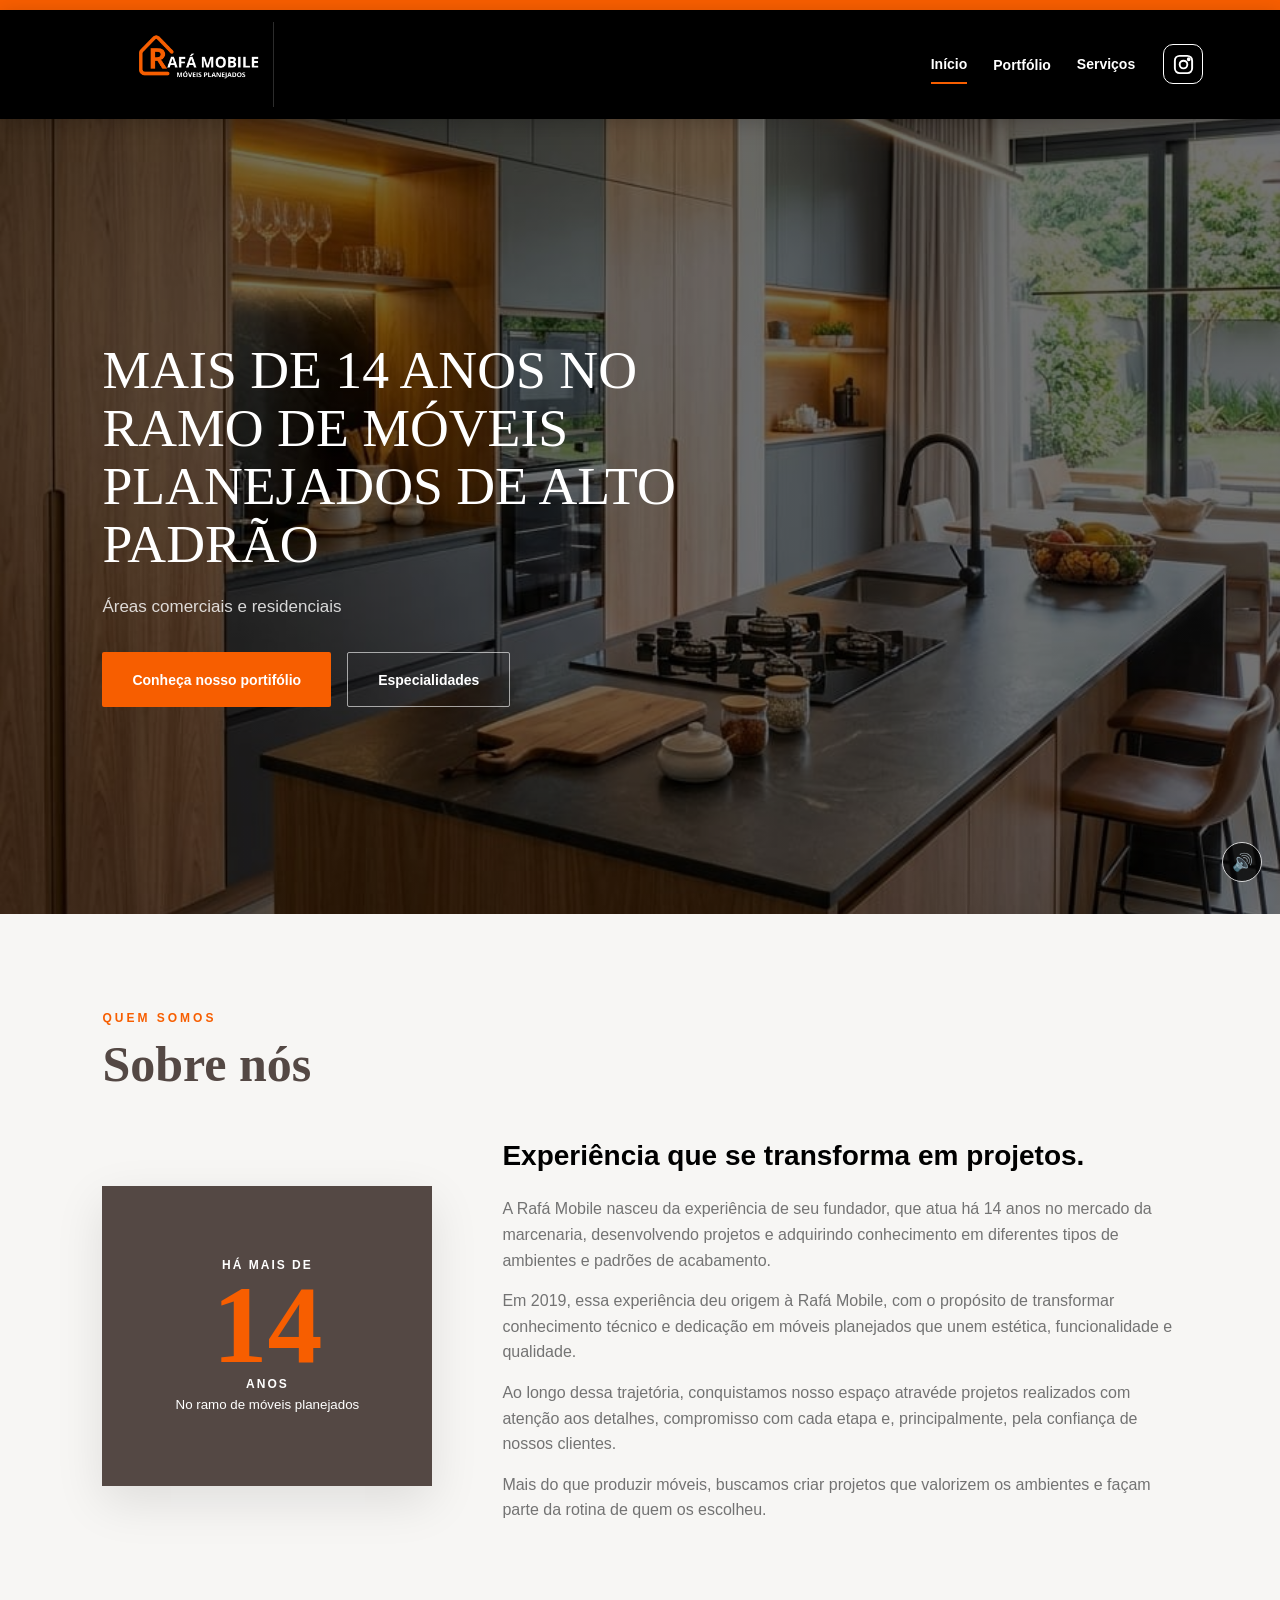
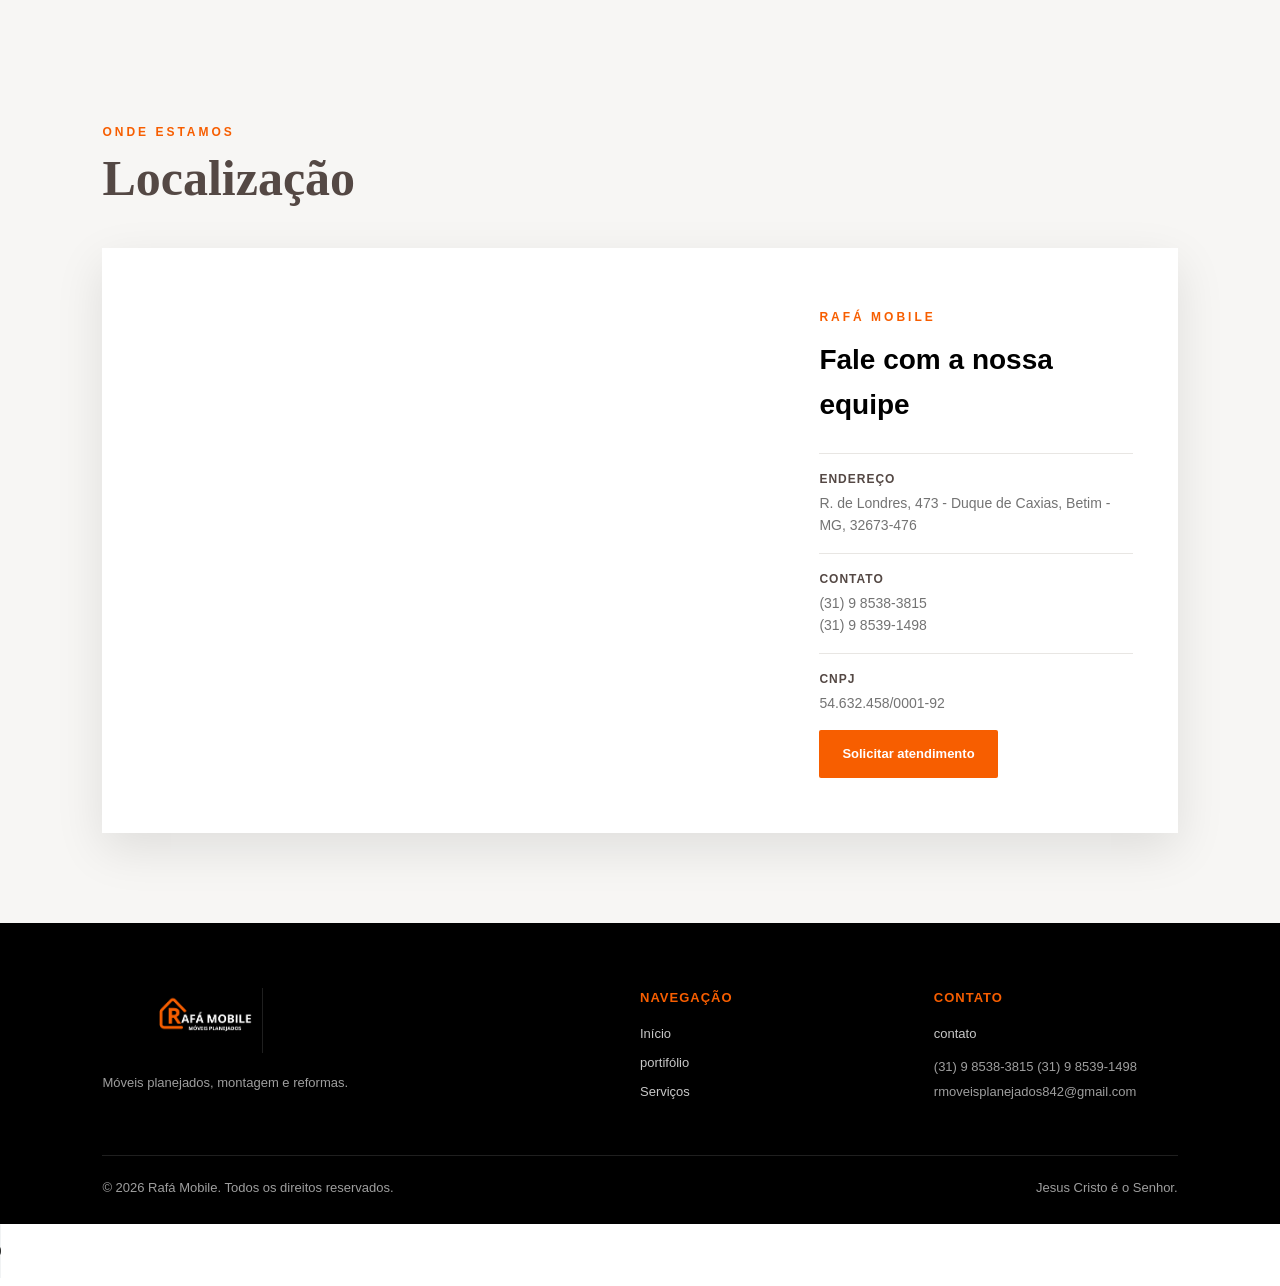
<file: index.html>
<!DOCTYPE html>
<html lang="pt-BR">

<head>

    <!-- =====================================================
         CONFIGURAÇÕES DA PÁGINA
         ===================================================== -->

    <!-- Permite utilizar caracteres como ç, ã, é, ô etc. -->
    <meta charset="UTF-8">

    <!-- Faz o site se adaptar a celulares, tablets e computadores -->
    <meta name="viewport" content="width=device-width, initial-scale=1.0">

    <!-- Nome que aparece na aba do navegador -->
    <title>Rafá Mobile | Móveis Planejados</title>

    <!-- Liga esta página ao arquivo CSS -->
    <link rel="stylesheet" href="style.css">

</head>


<body>


    <!-- =====================================================
         FAIXA LARANJA NO TOPO
         ===================================================== -->

    <div class="top-bar"></div>



    <!-- =====================================================
         CABEÇALHO / MENU PRINCIPAL
         ===================================================== -->
<header class="header">

    <!-- LOGO + BANDEIRA -->
    <div class="logo-area">

        <a href="index.html" class="logo">
            <img src="tata.png" alt="Rafá Mobile - Móveis Planejados">
        </a>

    </div>

        <!-- Bandeira do Brasil -->
        <span class="bandeira-brasil" title="Brasil">BR</span>
    


    <!-- BOTÃO DO MENU NO CELULAR -->
    <button class="botao-menu" id="botaoMenu" type="button" aria-label="Abrir menu">
        ☰
    </button>


    <!-- MENU -->
    <nav class="menu">

        <a href="index.html" class="ativo">
            Início
        </a>

        <div class="menu-dropdown">

            <a href="portifolio.html">
                Portfólio
            </a>

        </div>

        <a href="servicos.html">
            Serviços
        </a>

        <!-- Instagram -->
        <a href="https://www.instagram.com/rafamobileofc/"
           target="_blank"
           rel="noopener noreferrer"
           class="instagram"
           aria-label="Instagram da Rafá Mobile">

            <svg class="instagram-svg" viewBox="0 0 24 24" aria-hidden="true">
                <rect x="3" y="3" width="18" height="18" rx="5"></rect>
                <circle cx="12" cy="12" r="4"></circle>
                <circle cx="17.5" cy="6.5" r="1"></circle>
            </svg>

        </a>

    </nav>

</header>



    <!-- =====================================================
         CONTEÚDO PRINCIPAL DO SITE
         ===================================================== -->

    <main>


        <!-- =================================================
             HERO / PRIMEIRO DESTAQUE
             ================================================= -->

        <section class="hero">


            <div class="hero-conteudo">


                <!-- Pequena identificação da empresa -->
                <span class="etiqueta">
                    
                </span>



                <!-- TÍTULO PRINCIPAL -->

                <h1>

                    MAIS DE 14 ANOS NO 
                    RAMO DE  MÓVEIS PLANEJADOS DE ALTO PADRÃO
                   <br>

                    <strong>
                         
                        
                    </strong>

                </h1>



                <!-- Texto de apresentação -->

                <p>
                    Áreas comerciais e residenciais
                </p>



                <!-- BOTÕES PRINCIPAIS -->

                <div class="hero-botoes">

                    <!-- Leva o cliente para os portfólios -->
                    <a
                        href="portifolio.html"
                        class="botao principal"
                    >
                        Conheça nosso portifólio
                    </a>


                    <!-- Leva o cliente para os serviços -->
                    <a
                        href="servicos.html"
                        class="botao secundario"
                    >
                        Especialidades
                    </a>

                    


                </div>


            </div>


        </section>



        <!-- =================================================
             QUEM SOMOS
             ================================================= -->

        <section class="secao sobre">


            <!-- TÍTULO DA SEÇÃO -->

            <div class="titulo-secao">

                <span>
                    QUEM SOMOS
                </span>

                <h2>
                    Sobre nós
                </h2>

            </div>



            <!-- =================================================
                 CONTEÚDO DA SEÇÃO
                 ================================================= -->

            <div class="sobre-grid">


                <!-- =================================================
                     DESTAQUE DA EXPERIÊNCIA
                     ================================================= -->

                <div class="experiencia">

                    <span>
                        HÁ MAIS DE
                    </span>

                    <strong>
                        14
                    </strong>

                    <span>
                        ANOS
                    </span>

                    <small>
                        No ramo de móveis planejados 
                    </small>

                </div>



                <!-- =================================================
                     TEXTO DA EMPRESA
                     ================================================= -->

                <div class="sobre-texto">


                    <h3>
                        Experiência que se transforma em projetos.
                    </h3>


                    <p>
                       A Rafá Mobile nasceu da experiência
                       de seu fundador, que atua há 14 anos no mercado
                       da marcenaria, desenvolvendo projetos e 
                       adquirindo conhecimento em diferentes tipos de 
                       ambientes e padrões de acabamento.
                    </p>


                    <p>
                       Em 2019, essa experiência deu origem à Rafá Mobile,
                       com o propósito de transformar 
                       conhecimento técnico e dedicação em móveis planejados
                       que unem estética, funcionalidade e qualidade.
                        
                    </p>


                    <p>
                       Ao longo dessa trajetória, conquistamos nosso espaço
                       atravéde projetos realizados com atenção aos detalhes, 
                       compromisso com cada etapa e, principalmente, pela 
                       confiança de nossos clientes.
                    </p>

                    

                    <p>
                        Mais do que produzir móveis, buscamos criar projetos que
                        valorizem os ambientes e façam parte da rotina de quem 
                        os escolheu.
                    </p>

                    

                </div>


            </div>


        </section>



        <!-- =================================================
             LOCALIZAÇÃO
             ================================================= -->

        <section class="secao localizacao">


            <!-- TÍTULO DA SEÇÃO -->

            <div class="titulo-secao">

                <span>
                    ONDE ESTAMOS
                </span>

                <h2>
                    Localização
                </h2>

            </div>



            <!-- =================================================
                 ÁREA DO MAPA + INFORMAÇÕES
                 ================================================= -->

            <div class="localizacao-grid">


                <!-- =================================================
                     MAPA

                     POR ENQUANTO É UM ESPAÇO RESERVADO.
                     DEPOIS VAMOS COLOCAR O GOOGLE MAPS AQUI.
                     ================================================= -->

              <iframe src="https://www.google.com/maps/embed?pb=!1m18!1m12
              !1m3!1d1492.9638254910103!2d-44.154298283526614!3d-19.933976
              031661878!2m3!1f0!2f0!3f0!3m2!1i1024!2i768!4f13.1!3m3!1m2!1s
              0xa6c1ea0f3ea251%3A0xa92722685cc5b4ae!2sR.%20de%20Londres%2C
              %20473%20-%20Duque%20de%20Caxias%2C%20Betim%20-%20MG%2C%2032
              673-476!5e1!3m2!1spt-BR!2sbr!4v1789169307112!5m2!1spt-BR!2sbr"
         width="300"
         height="200" 
             style="border:0;" allowfullscreen="" loading="lazy" referrerpolicy
             ="strict-origin-when-cross-origin">

              </iframe>



                <!-- =================================================
                     INFORMAÇÕES DA EMPRESA
                     ================================================= -->

                <div class="informacoes">


                    <!-- Nome da empresa -->

                    <span class="etiqueta">
                        RAFÁ MOBILE
                    </span>



                    <h3>
                        Fale com a nossa equipe
                    </h3>



                    <!-- =================================================
                         ENDEREÇO
                         ================================================= -->

                    <div class="informacao">

                        <strong>
                            Endereço
                        </strong>

                        <!--
                            TROCAR PELO ENDEREÇO REAL
                        -->

                        <span>
                            R. de Londres, 473 - Duque de Caxias, Betim - MG, 32673-476
                        </span>

                    </div>



                    <!-- =================================================
                         WHATSAPP / TELEFONES
                         ================================================= -->

                    <div class="informacao">

                        <strong>
                           contato
                        </strong>

                        <span>

                            (31) 9 8538-3815

                            <br>

                            (31) 9 8539-1498

                        </span>

                    </div>



                    <!-- =================================================
                         CNPJ
                         ================================================= -->

                    <div class="informacao">

                        <strong>
                            CNPJ
                        </strong>

                        <!--
                            TROCAR PELO CNPJ REAL
                        -->

                        <span>
                            54.632.458/0001-92
                        </span>

                    </div>



                    <!-- =================================================
                         BOTÃO DE ATENDIMENTO
                         ================================================= -->

                    <a
                        href="https://wa.me/5531985383815"
                        target="_blank"
                        rel="noopener noreferrer"
                        class="botao principal"
                    >
                        Solicitar atendimento
                    </a>


                </div>


            </div>


        </section>


    </main>



    <!-- =====================================================
         RODAPÉ
         ===================================================== -->

    <footer class="rodape">


        <div class="rodape-grid">


            <!-- =================================================
                 EMPRESA
                 ================================================= -->

            <div>

                <img
                    src="tata.png"
                    alt="Rafá Mobile"
                    class="logo-rodape"
                >


                <p>
                    Móveis planejados, montagem e reformas.
                </p>


            </div>



            <!-- =================================================
                 NAVEGAÇÃO
                 ================================================= -->

            <div>

                <h4>
                    Navegação
                </h4>


                <a href="index.html">
                    Início
                </a>


                <a href="portifolio.html">
                    portifólio
                </a>


                <a href="serviços.tml">
                    Serviços
                </a>

            </div>



            <!-- =================================================
                 CONTATO
                 ================================================= -->

            <div>

                <h4>
                    Contato
                </h4>


                <a
                    href="https://wa.me/5531985383815"
                    target="_blank"
                    rel="noopener noreferrer"
                >
                    contato
                </a>


                <span>
                    (31) 9 8538-3815
                </span>


                <span>
                    (31) 9 8539-1498
                </span>


                <!--
                    Quando você me passar o e-mail,
                    podemos colocar aqui também.
                -->

                <span>
                   rmoveisplanejados842@gmail.com
                </span>

            </div>


        </div>



        <!-- =================================================
             PARTE FINAL DO RODAPÉ
             ================================================= -->

        <div class="rodape-final">


            <span>
                © 2026 Rafá Mobile. Todos os direitos reservados.
            </span>


            <span>
                Jesus Cristo é o Senhor.
            </span>


        </div>


    </footer>

<audio id="somAmbiente" controls loop>
    <source src="musica do site.mp3" type="audio/mp3">
</audio>

<button id="botaoSom" class="botao-som" type="button">
    🔊
</button>

<script>
    const som = document.getElementById("somAmbiente");
    const botaoSom = document.getElementById("botaoSom");

    // Som bem baixinho, apenas como ambiente
    som.volume = 0.02;

    // Tenta iniciar o som automaticamente
    som.play().catch(function () {
        // O navegador pode bloquear o autoplay.
        // Nesse caso, o botão poderá iniciar o som.
    });

    // Botão para desligar ou ligar o som
    botaoSom.addEventListener("click", function () {

        if (som.paused) {
            som.play();
            botaoSom.textContent = "🔊";
        } else {
            som.pause();
            botaoSom.textContent = "🔇";
        }

    });

</script>

<script>
    const botaoMenu = document.getElementById("botaoMenu");
    const menu = document.querySelector(".menu");

    botaoMenu.addEventListener("click", function () {

        menu.classList.toggle("menu-aberto");

        if (menu.classList.contains("menu-aberto")) {
            botaoMenu.textContent = "✕";
        } else {
            botaoMenu.textContent = "☰";
        }

    });
</script>
</body>

</html>
</file>
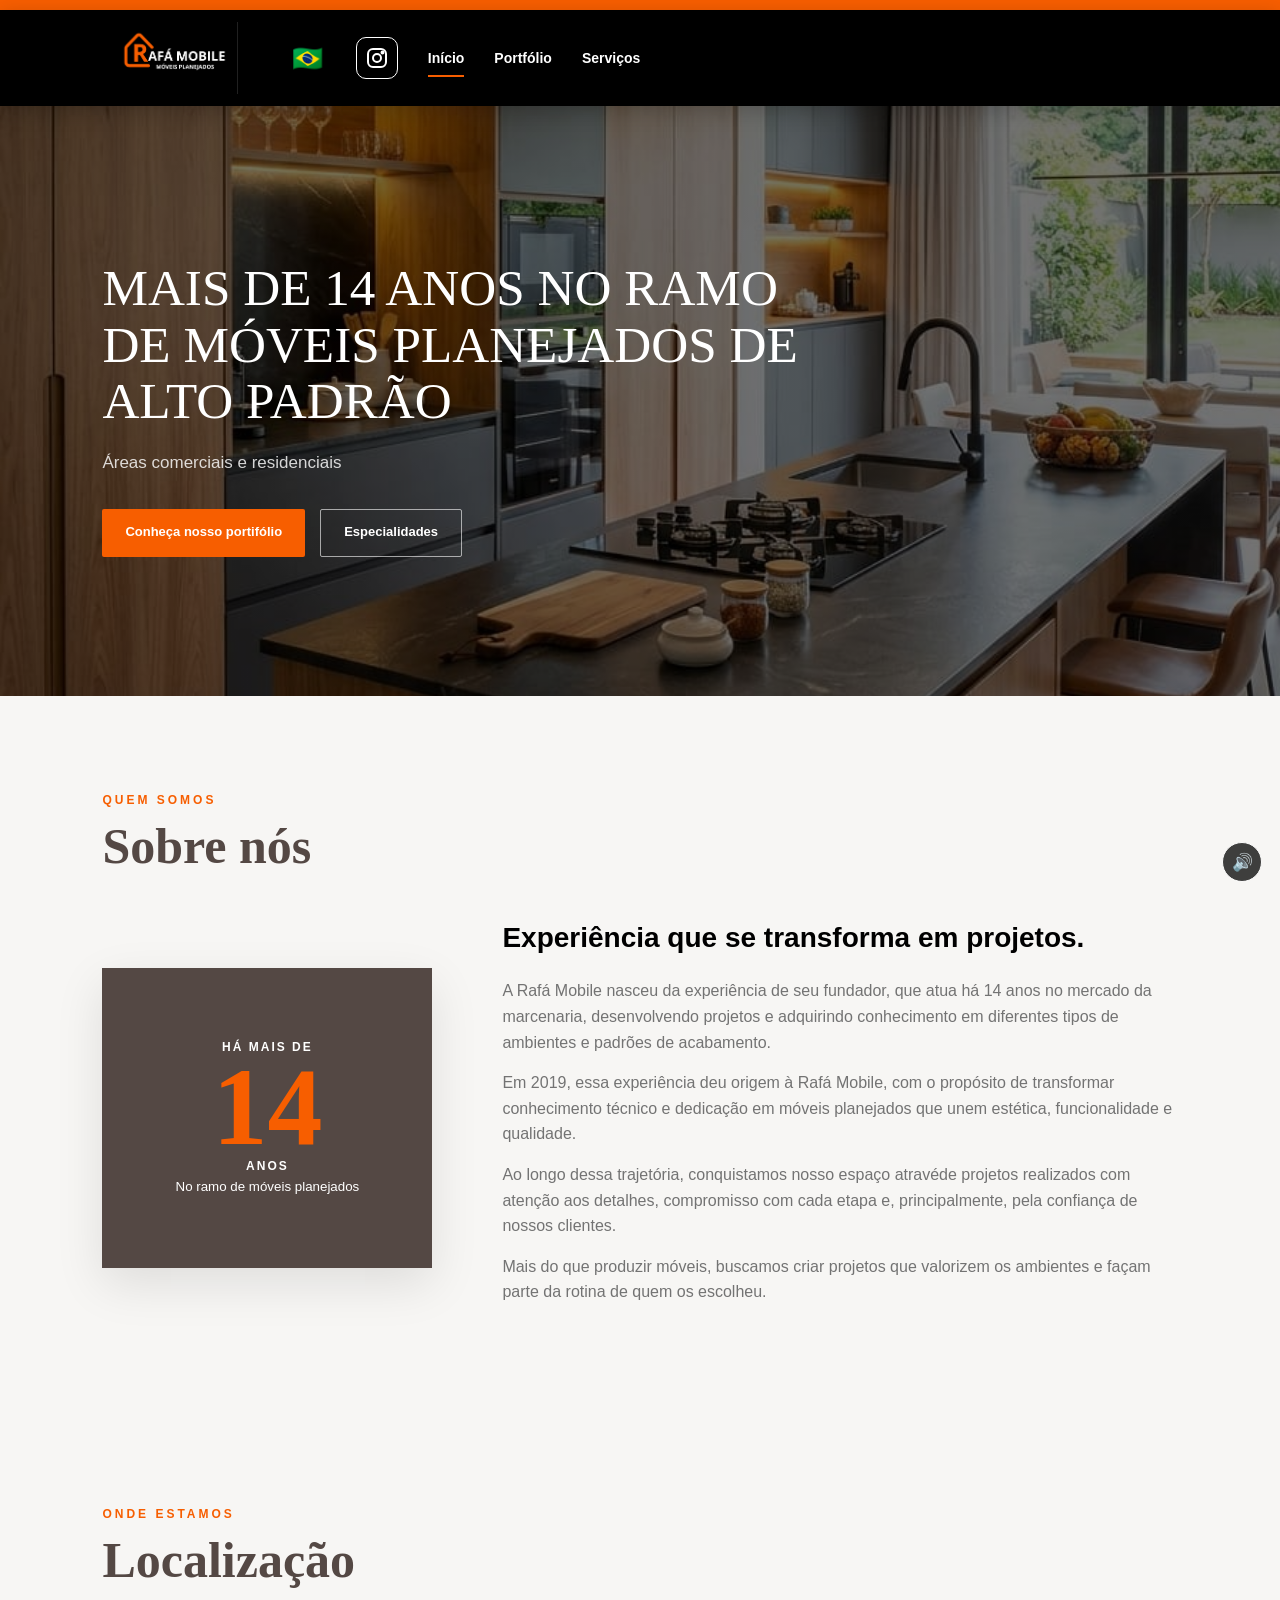
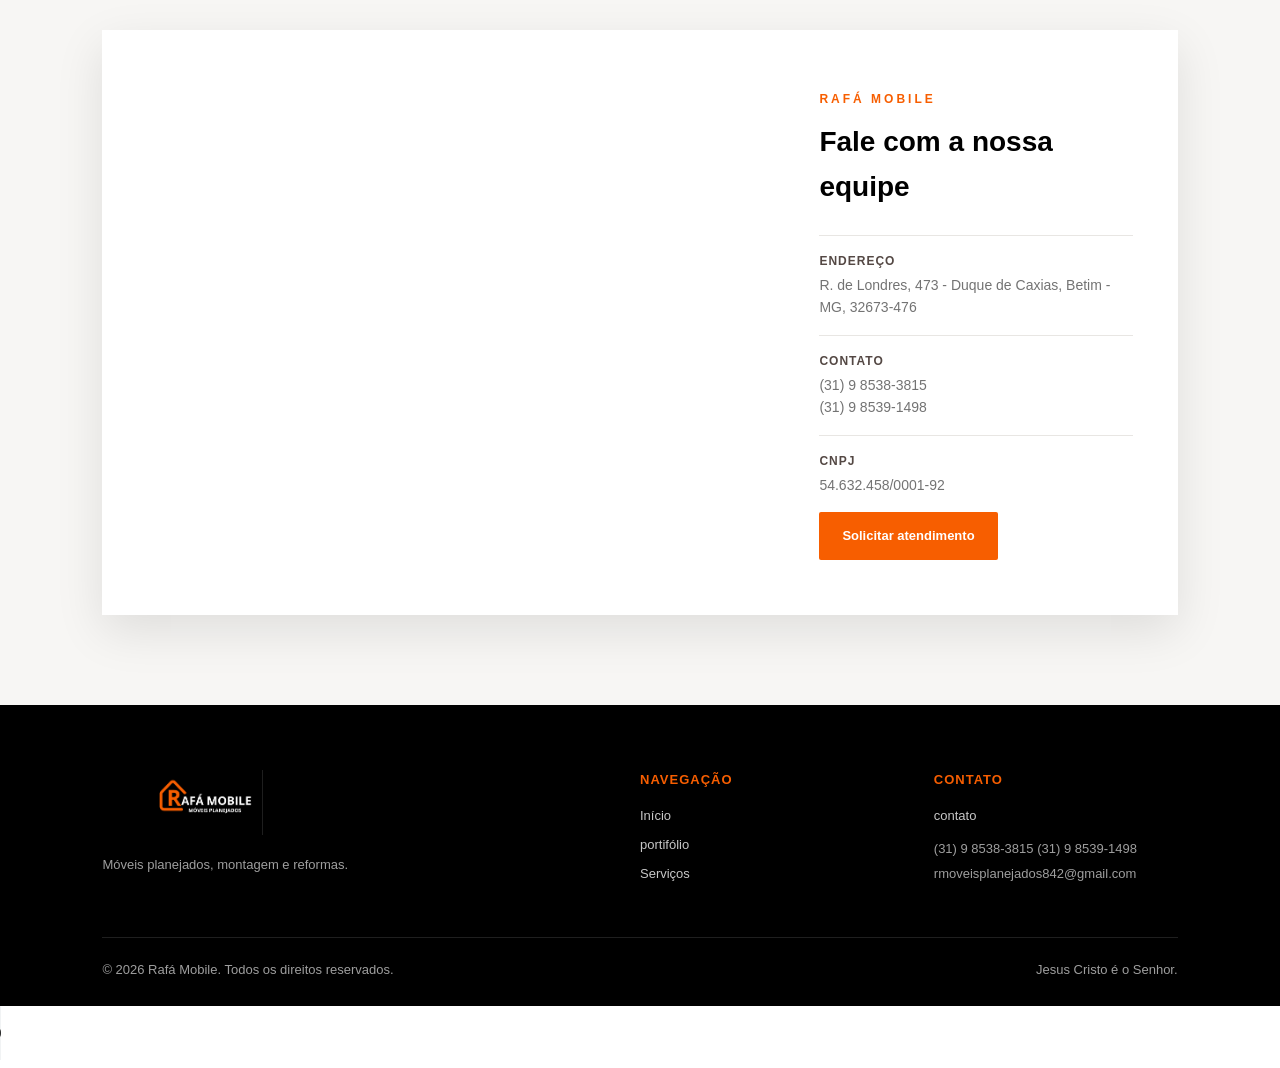
<file: site marcenaria/index.html>
<!DOCTYPE html>
<html lang="pt-BR">

<head>

    <!-- =====================================================
         CONFIGURAÇÕES DA PÁGINA
         ===================================================== -->

    <!-- Permite utilizar caracteres como ç, ã, é, ô etc. -->
    <meta charset="UTF-8">

    <!-- Faz o site se adaptar a celulares, tablets e computadores -->
    <meta name="viewport" content="width=device-width, initial-scale=1.0">

    <!-- Nome que aparece na aba do navegador -->
    <title>Rafá Mobile | Móveis Planejados</title>

    <!-- Liga esta página ao arquivo CSS -->
    <link rel="stylesheet" href="style.css">

</head>


<body>


    <!-- =====================================================
         FAIXA LARANJA NO TOPO
         ===================================================== -->

    <div class="top-bar"></div>



    <!-- =====================================================
         CABEÇALHO / MENU PRINCIPAL
         ===================================================== -->
<header class="header">

    <!-- LOGO + INSTAGRAM -->
    <div class="logo-area">

        <a href="index.html" class="logo">
            <img src="tata.png" alt="Rafá Mobile - Móveis Planejados">
        </a>

         <span class="bandeira-brasil" title="Brasil">🇧🇷</span>

        <!-- Instagram -->
        <a href="https://www.instagram.com/rafamobileofc/"
           target="_blank"
           rel="noopener noreferrer"
           class="instagram">

            <svg class="instagram-svg" viewBox="0 0 24 24" aria-hidden="true">
    <rect x="3" y="3" width="18" height="18" rx="5"></rect>
    <circle cx="12" cy="12" r="4"></circle>
    <circle cx="17.5" cy="6.5" r="1"></circle>
</svg>
        </a>
        

    </div>
        </div>

    <!-- BOTÃO DO MENU NO CELULAR -->
    <button class="botao-menu" id="botaoMenu" type="button" aria-label="Abrir menu">
        ☰
    </button>

   


    <!-- MENU -->
    <nav class="menu">

        <a href="index.html" class="ativo">
            Início
        </a>

        <div class="menu-dropdown">

            <a href="portifolio.html">
                Portfólio
            </a>

            
            </div>

        </div>

        <a href="servicos.html">
            Serviços
        </a>

        

    </nav>

</header>



    <!-- =====================================================
         CONTEÚDO PRINCIPAL DO SITE
         ===================================================== -->

    <main>


        <!-- =================================================
             HERO / PRIMEIRO DESTAQUE
             ================================================= -->

        <section class="hero">


            <div class="hero-conteudo">


                <!-- Pequena identificação da empresa -->
                <span class="etiqueta">
                    
                </span>



                <!-- TÍTULO PRINCIPAL -->

                <h1>

                    MAIS DE 14 ANOS NO 
                    RAMO DE  MÓVEIS PLANEJADOS DE ALTO PADRÃO
                   <br>

                    <strong>
                         
                        
                    </strong>

                </h1>



                <!-- Texto de apresentação -->

                <p>
                    Áreas comerciais e residenciais
                </p>



                <!-- BOTÕES PRINCIPAIS -->

                <div class="hero-botoes">

                    <!-- Leva o cliente para os portfólios -->
                    <a
                        href="portifolio.html"
                        class="botao principal"
                    >
                        Conheça nosso portifólio
                    </a>


                    <!-- Leva o cliente para os serviços -->
                    <a
                        href="servicos.html"
                        class="botao secundario"
                    >
                        Especialidades
                    </a>

                    


                </div>


            </div>


        </section>



        <!-- =================================================
             QUEM SOMOS
             ================================================= -->

        <section class="secao sobre">


            <!-- TÍTULO DA SEÇÃO -->

            <div class="titulo-secao">

                <span>
                    QUEM SOMOS
                </span>

                <h2>
                    Sobre nós
                </h2>

            </div>



            <!-- =================================================
                 CONTEÚDO DA SEÇÃO
                 ================================================= -->

            <div class="sobre-grid">


                <!-- =================================================
                     DESTAQUE DA EXPERIÊNCIA
                     ================================================= -->

                <div class="experiencia">

                    <span>
                        HÁ MAIS DE
                    </span>

                    <strong>
                        14
                    </strong>

                    <span>
                        ANOS
                    </span>

                    <small>
                        No ramo de móveis planejados 
                    </small>

                </div>



                <!-- =================================================
                     TEXTO DA EMPRESA
                     ================================================= -->

                <div class="sobre-texto">


                    <h3>
                        Experiência que se transforma em projetos.
                    </h3>


                    <p>
                       A Rafá Mobile nasceu da experiência
                       de seu fundador, que atua há 14 anos no mercado
                       da marcenaria, desenvolvendo projetos e 
                       adquirindo conhecimento em diferentes tipos de 
                       ambientes e padrões de acabamento.
                    </p>


                    <p>
                       Em 2019, essa experiência deu origem à Rafá Mobile,
                       com o propósito de transformar 
                       conhecimento técnico e dedicação em móveis planejados
                       que unem estética, funcionalidade e qualidade.
                        
                    </p>


                    <p>
                       Ao longo dessa trajetória, conquistamos nosso espaço
                       atravéde projetos realizados com atenção aos detalhes, 
                       compromisso com cada etapa e, principalmente, pela 
                       confiança de nossos clientes.
                    </p>

                    

                    <p>
                        Mais do que produzir móveis, buscamos criar projetos que
                        valorizem os ambientes e façam parte da rotina de quem 
                        os escolheu.
                    </p>

                    

                </div>


            </div>


        </section>



        <!-- =================================================
             LOCALIZAÇÃO
             ================================================= -->

        <section class="secao localizacao">


            <!-- TÍTULO DA SEÇÃO -->

            <div class="titulo-secao">

                <span>
                    ONDE ESTAMOS
                </span>

                <h2>
                    Localização
                </h2>

            </div>



            <!-- =================================================
                 ÁREA DO MAPA + INFORMAÇÕES
                 ================================================= -->

            <div class="localizacao-grid">


                <!-- =================================================
                     MAPA

                     POR ENQUANTO É UM ESPAÇO RESERVADO.
                     DEPOIS VAMOS COLOCAR O GOOGLE MAPS AQUI.
                     ================================================= -->

              <iframe src="https://www.google.com/maps/embed?pb=!1m18!1m12
              !1m3!1d1492.9638254910103!2d-44.154298283526614!3d-19.933976
              031661878!2m3!1f0!2f0!3f0!3m2!1i1024!2i768!4f13.1!3m3!1m2!1s
              0xa6c1ea0f3ea251%3A0xa92722685cc5b4ae!2sR.%20de%20Londres%2C
              %20473%20-%20Duque%20de%20Caxias%2C%20Betim%20-%20MG%2C%2032
              673-476!5e1!3m2!1spt-BR!2sbr!4v1789169307112!5m2!1spt-BR!2sbr"
         width="300"
         height="200" 
             style="border:0;" allowfullscreen="" loading="lazy" referrerpolicy
             ="strict-origin-when-cross-origin">

              </iframe>



                <!-- =================================================
                     INFORMAÇÕES DA EMPRESA
                     ================================================= -->

                <div class="informacoes">


                    <!-- Nome da empresa -->

                    <span class="etiqueta">
                        RAFÁ MOBILE
                    </span>



                    <h3>
                        Fale com a nossa equipe
                    </h3>



                    <!-- =================================================
                         ENDEREÇO
                         ================================================= -->

                    <div class="informacao">

                        <strong>
                            Endereço
                        </strong>

                        <!--
                            TROCAR PELO ENDEREÇO REAL
                        -->

                        <span>
                            R. de Londres, 473 - Duque de Caxias, Betim - MG, 32673-476
                        </span>

                    </div>



                    <!-- =================================================
                         WHATSAPP / TELEFONES
                         ================================================= -->

                    <div class="informacao">

                        <strong>
                           contato
                        </strong>

                        <span>

                            (31) 9 8538-3815

                            <br>

                            (31) 9 8539-1498

                        </span>

                    </div>



                    <!-- =================================================
                         CNPJ
                         ================================================= -->

                    <div class="informacao">

                        <strong>
                            CNPJ
                        </strong>

                        <!--
                            TROCAR PELO CNPJ REAL
                        -->

                        <span>
                            54.632.458/0001-92
                        </span>

                    </div>



                    <!-- =================================================
                         BOTÃO DE ATENDIMENTO
                         ================================================= -->

                    <a
                        href="https://wa.me/5531985383815"
                        target="_blank"
                        rel="noopener noreferrer"
                        class="botao principal"
                    >
                        Solicitar atendimento
                    </a>


                </div>


            </div>


        </section>


    </main>



    <!-- =====================================================
         RODAPÉ
         ===================================================== -->

    <footer class="rodape">


        <div class="rodape-grid">


            <!-- =================================================
                 EMPRESA
                 ================================================= -->

            <div>

                <img
                    src="tata.png"
                    alt="Rafá Mobile"
                    class="logo-rodape"
                >


                <p>
                    Móveis planejados, montagem e reformas.
                </p>


            </div>



            <!-- =================================================
                 NAVEGAÇÃO
                 ================================================= -->

            <div>

                <h4>
                    Navegação
                </h4>


                <a href="index.html">
                    Início
                </a>


                <a href="portifolio.html">
                    portifólio
                </a>


                <a href="serviços.tml">
                    Serviços
                </a>

            </div>



            <!-- =================================================
                 CONTATO
                 ================================================= -->

            <div>

                <h4>
                    Contato
                </h4>


                <a
                    href="https://wa.me/5531985383815"
                    target="_blank"
                    rel="noopener noreferrer"
                >
                    contato
                </a>


                <span>
                    (31) 9 8538-3815
                </span>


                <span>
                    (31) 9 8539-1498
                </span>


                <!--
                    Quando você me passar o e-mail,
                    podemos colocar aqui também.
                -->

                <span>
                   rmoveisplanejados842@gmail.com
                </span>

            </div>


        </div>



        <!-- =================================================
             PARTE FINAL DO RODAPÉ
             ================================================= -->

        <div class="rodape-final">


            <span>
                © 2026 Rafá Mobile. Todos os direitos reservados.
            </span>


            <span>
                Jesus Cristo é o Senhor.
            </span>


        </div>


    </footer>

<audio id="somAmbiente" controls loop>
    <source src="musica do site.mp3" type="audio/mp3">
</audio>

<button id="botaoSom" class="botao-som" type="button">
    🔊
</button>

<script>
    const som = document.getElementById("somAmbiente");
    const botaoSom = document.getElementById("botaoSom");

    // Som bem baixinho, apenas como ambiente
    som.volume = 0.02;

    // Tenta iniciar o som automaticamente
    som.play().catch(function () {
        // O navegador pode bloquear o autoplay.
        // Nesse caso, o botão poderá iniciar o som.
    });

    // Botão para desligar ou ligar o som
    botaoSom.addEventListener("click", function () {

        if (som.paused) {
            som.play();
            botaoSom.textContent = "🔊";
        } else {
            som.pause();
            botaoSom.textContent = "🔇";
        }

    });

</script>

<script>
    const botaoMenu = document.getElementById("botaoMenu");
    const menu = document.querySelector(".menu");

    botaoMenu.addEventListener("click", function () {

        menu.classList.toggle("menu-aberto");

        if (menu.classList.contains("menu-aberto")) {
            botaoMenu.textContent = "✕";
        } else {
            botaoMenu.textContent = "☰";
        }

    });
</script>
</body>

</html>
</file>
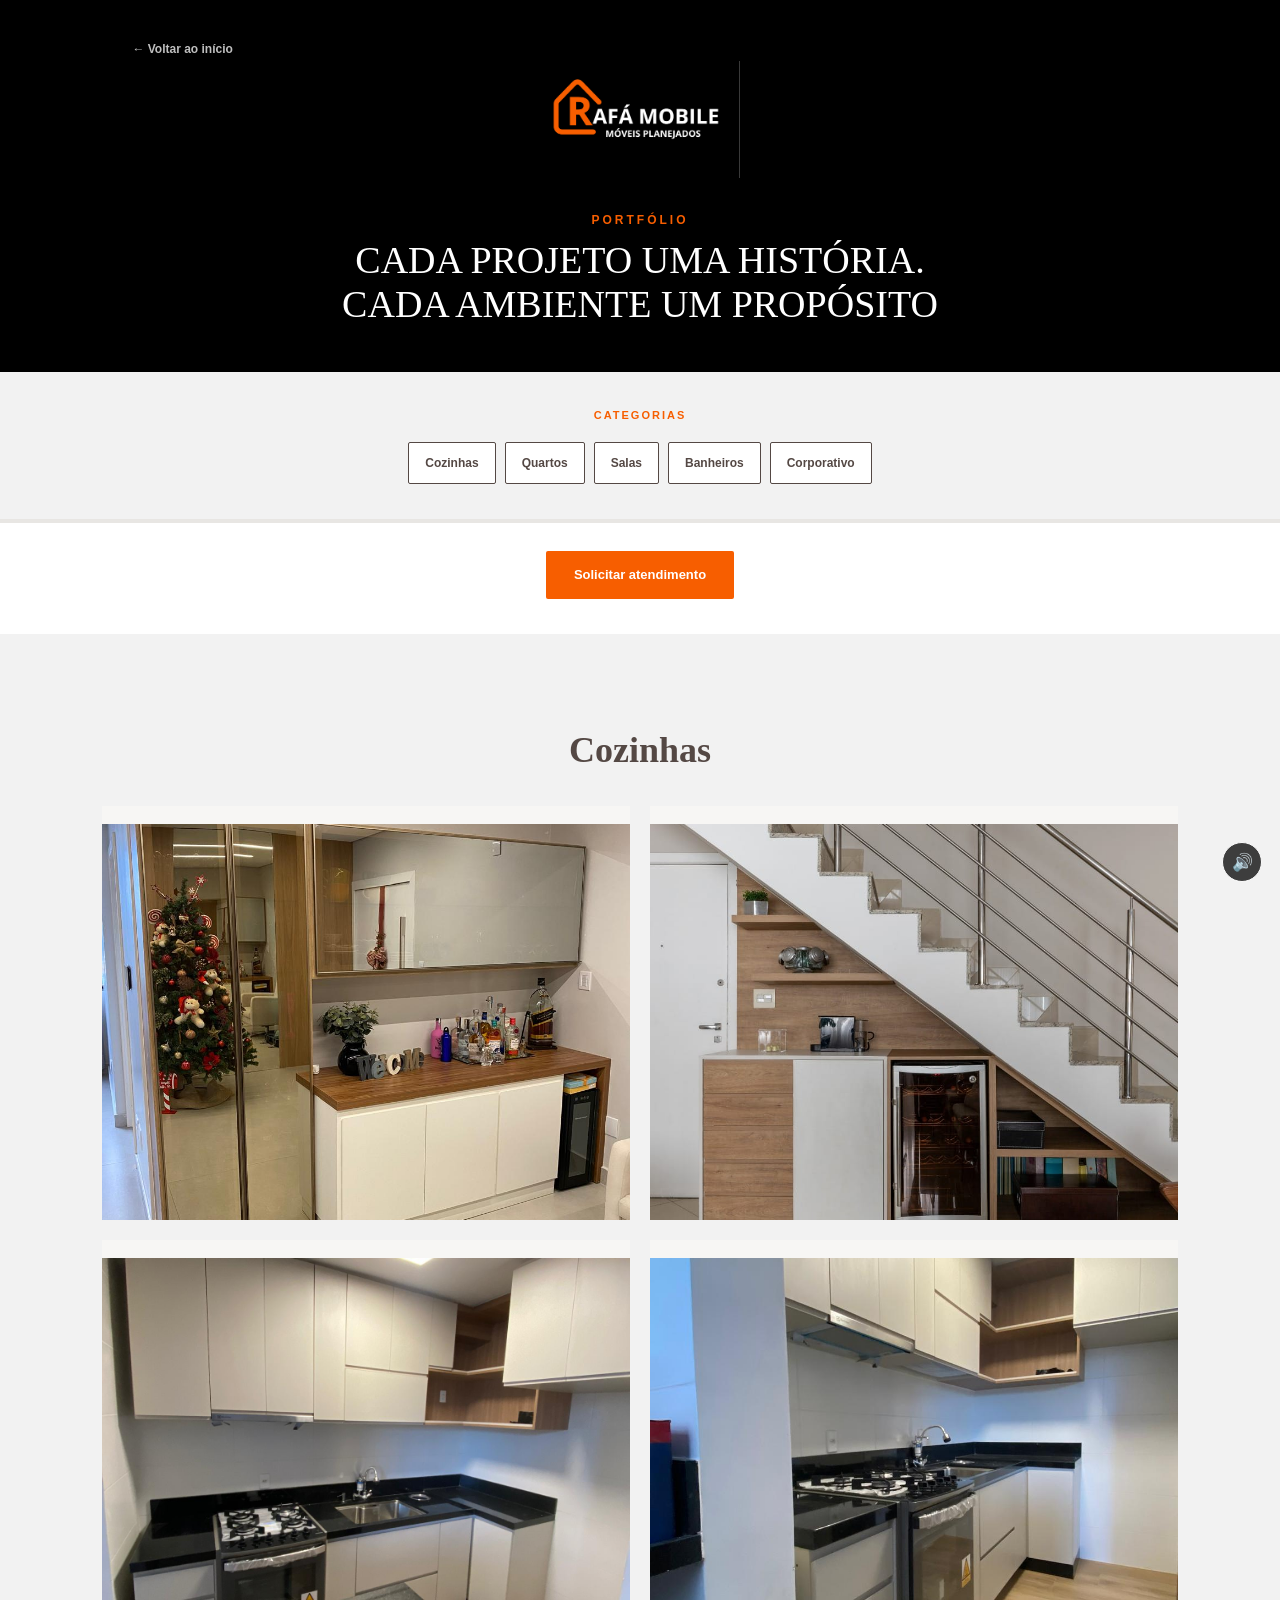
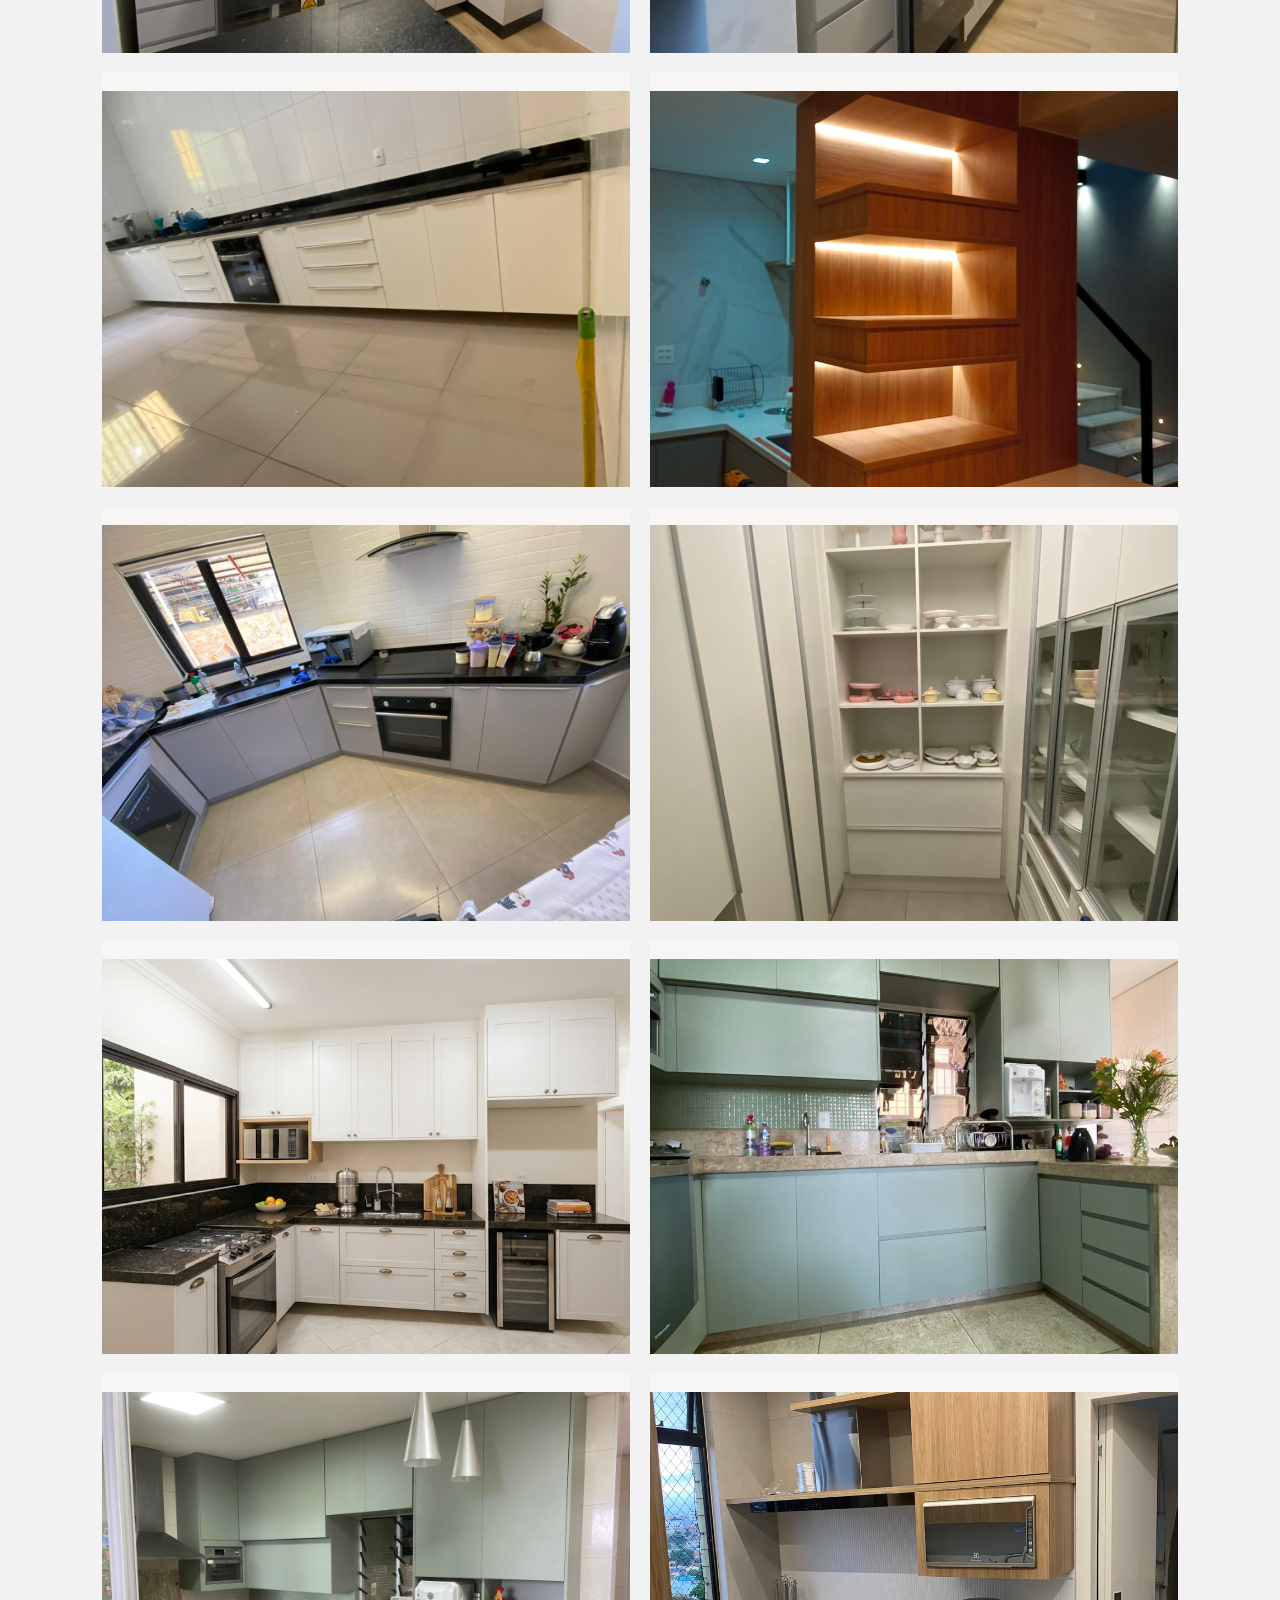
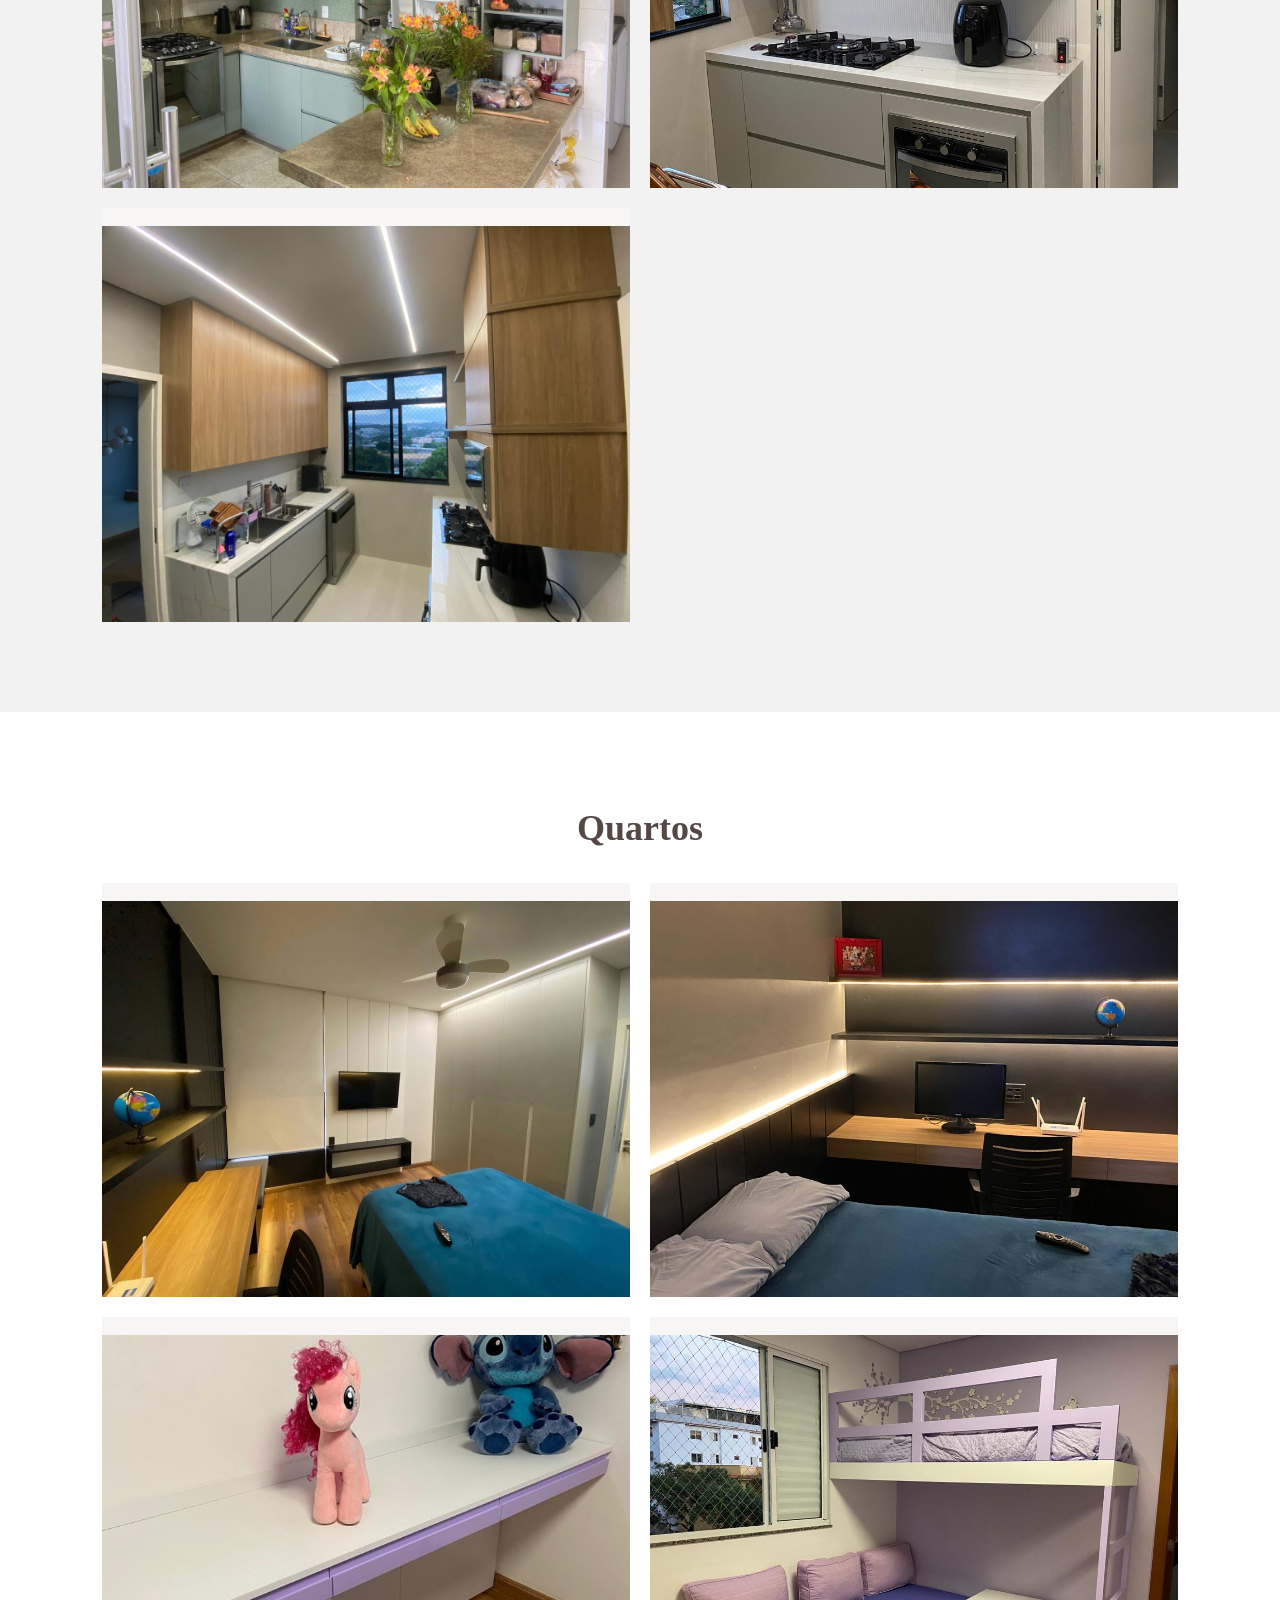
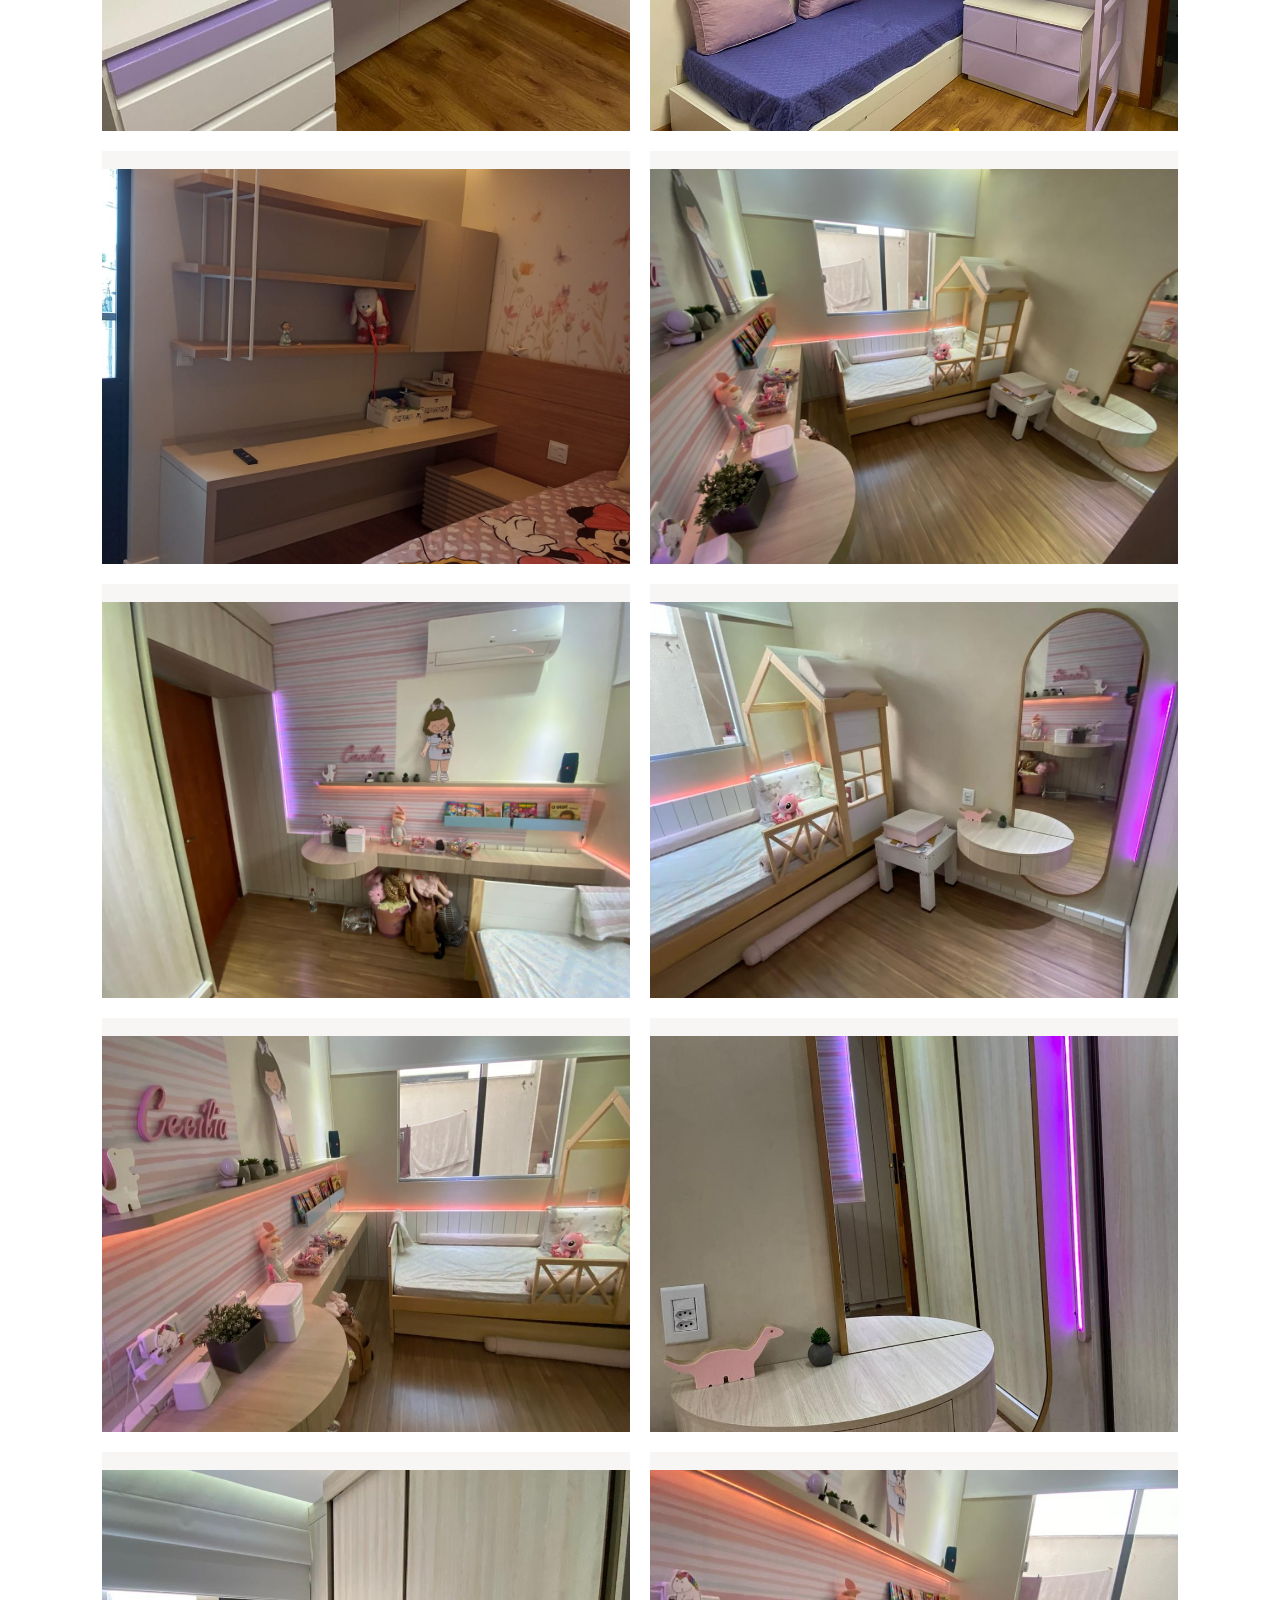
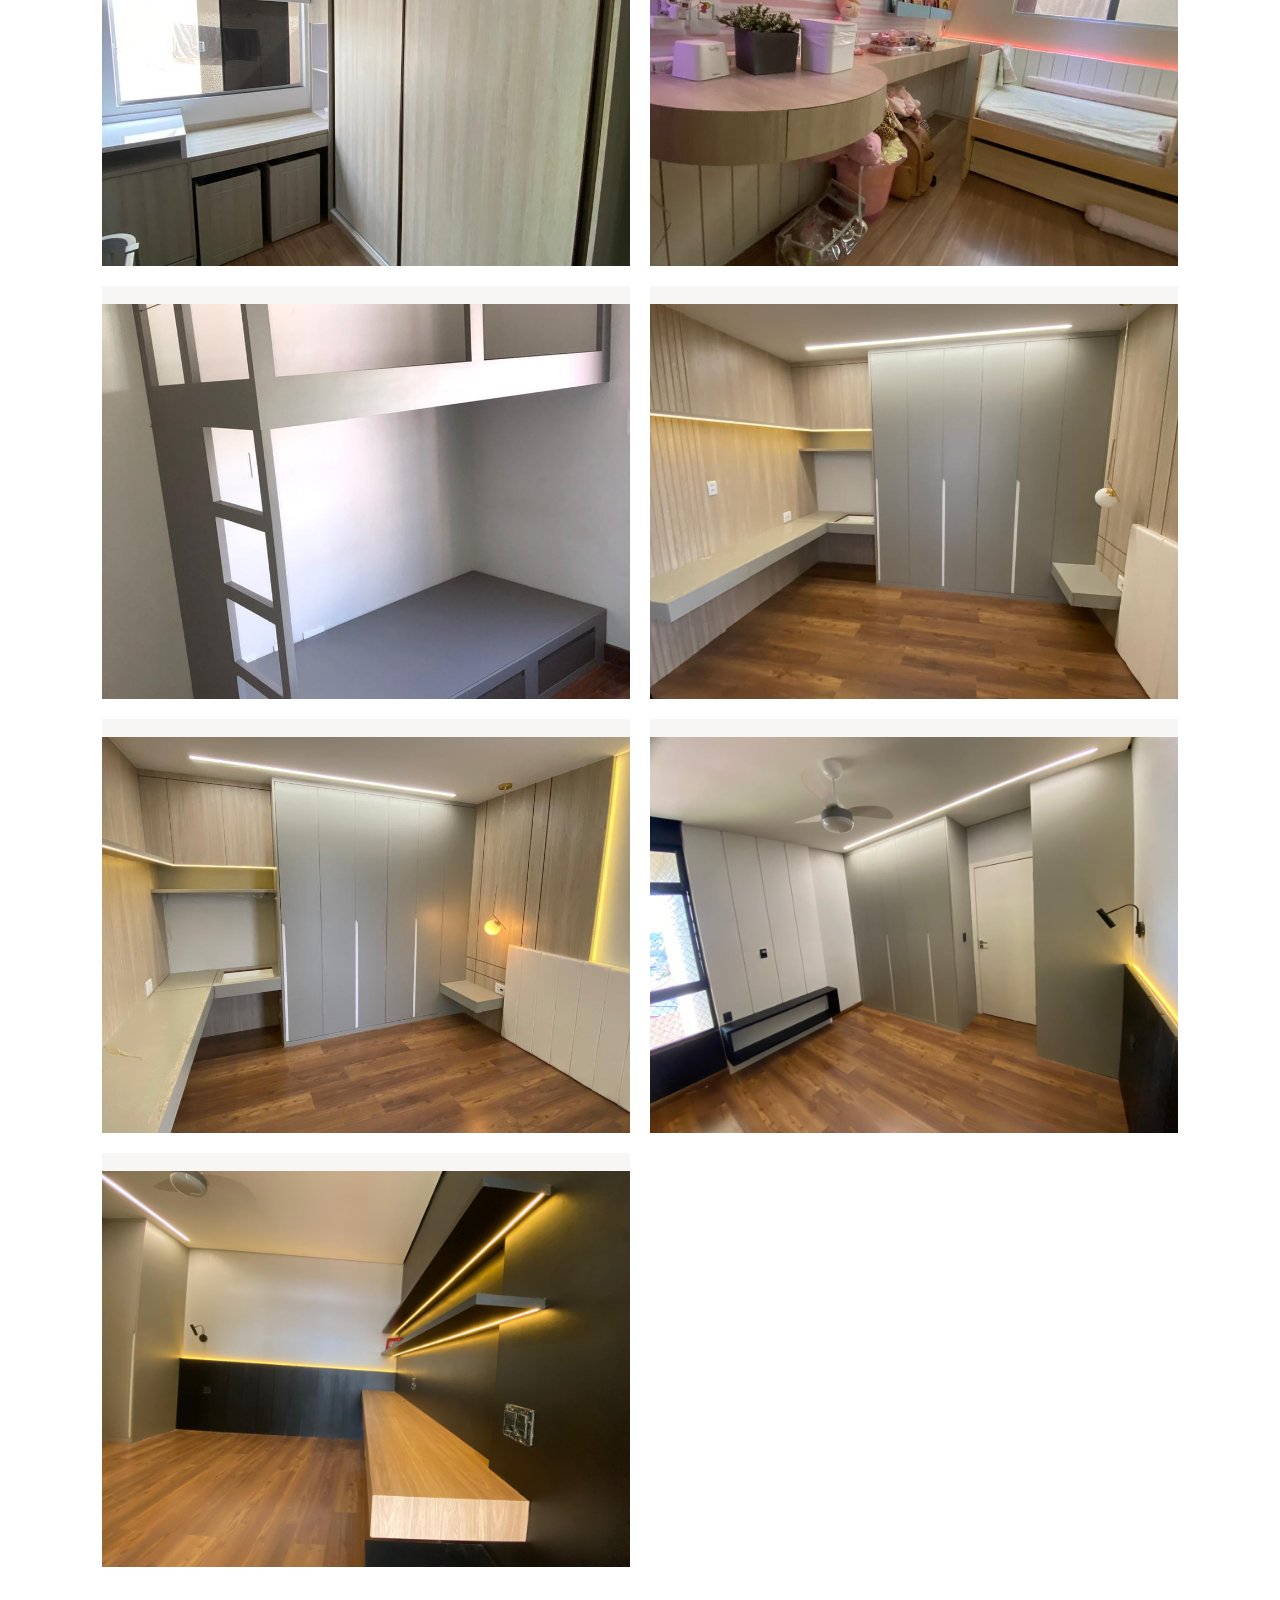
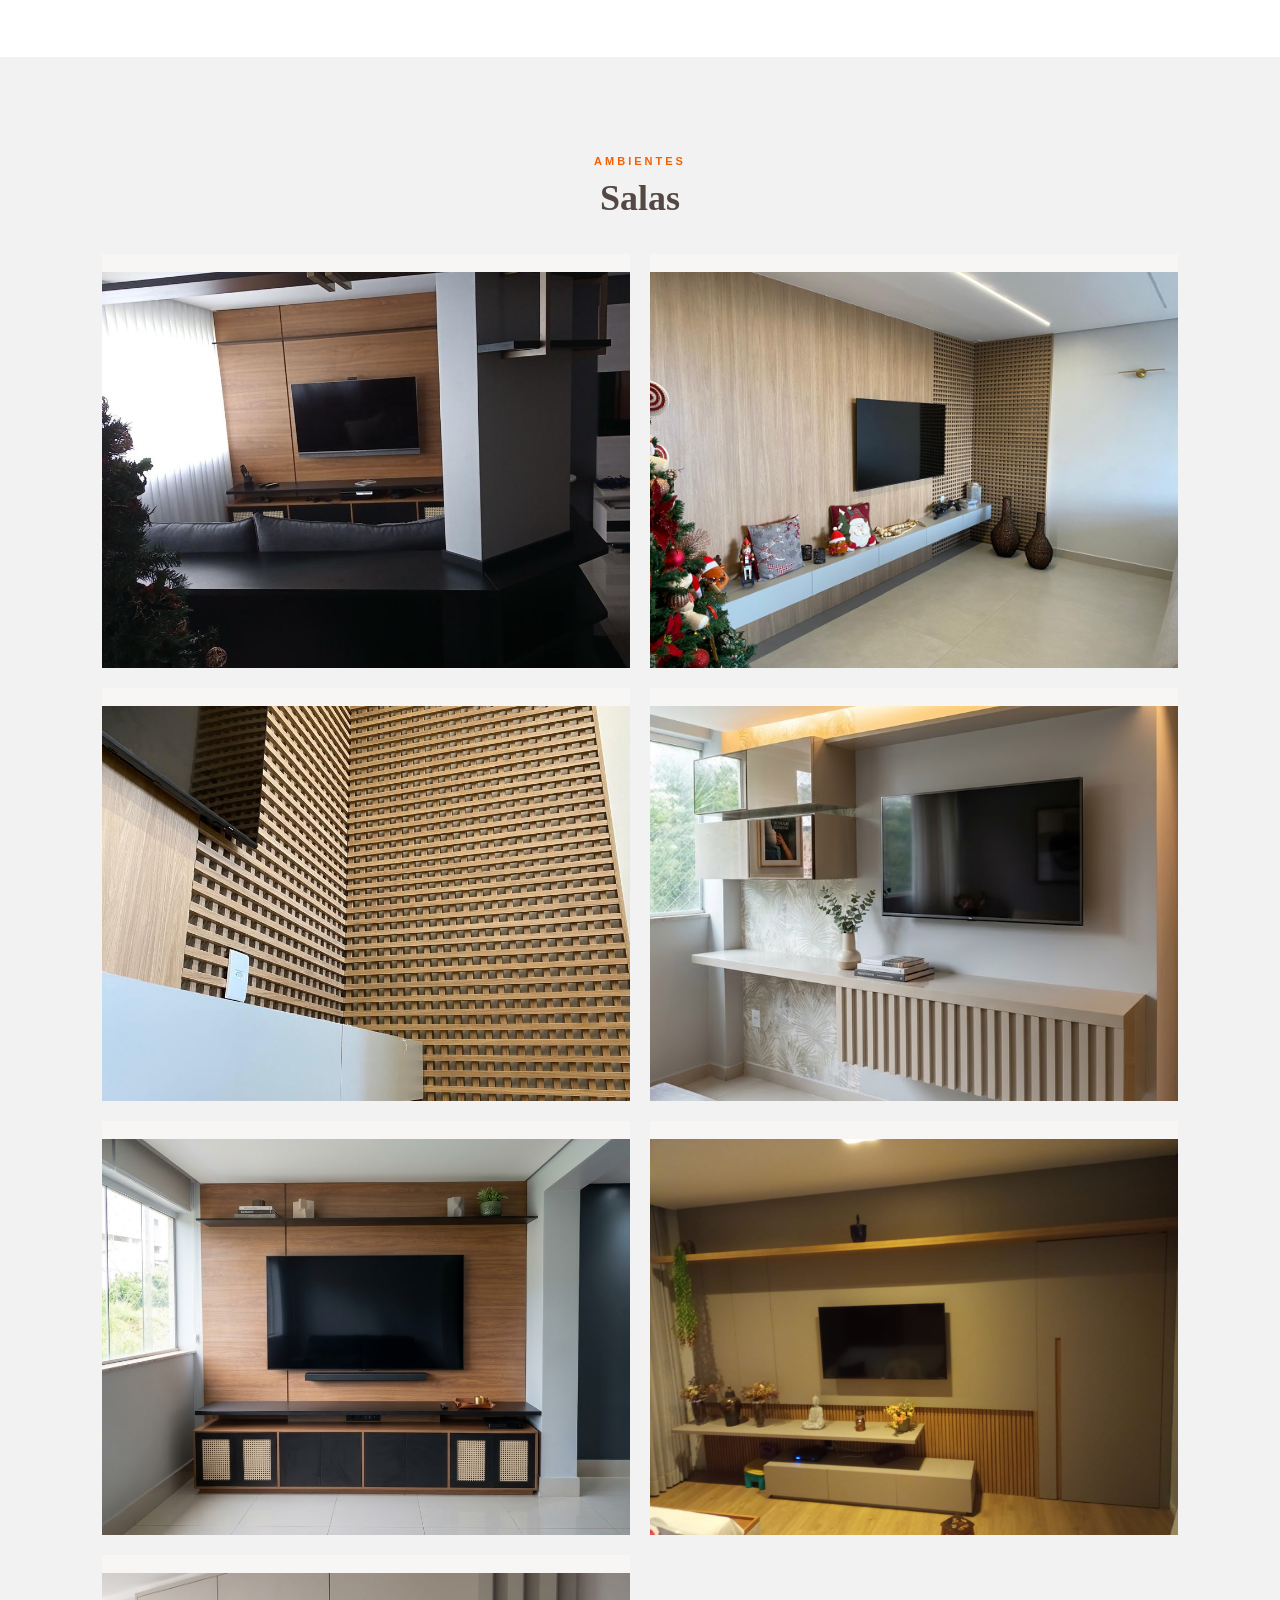
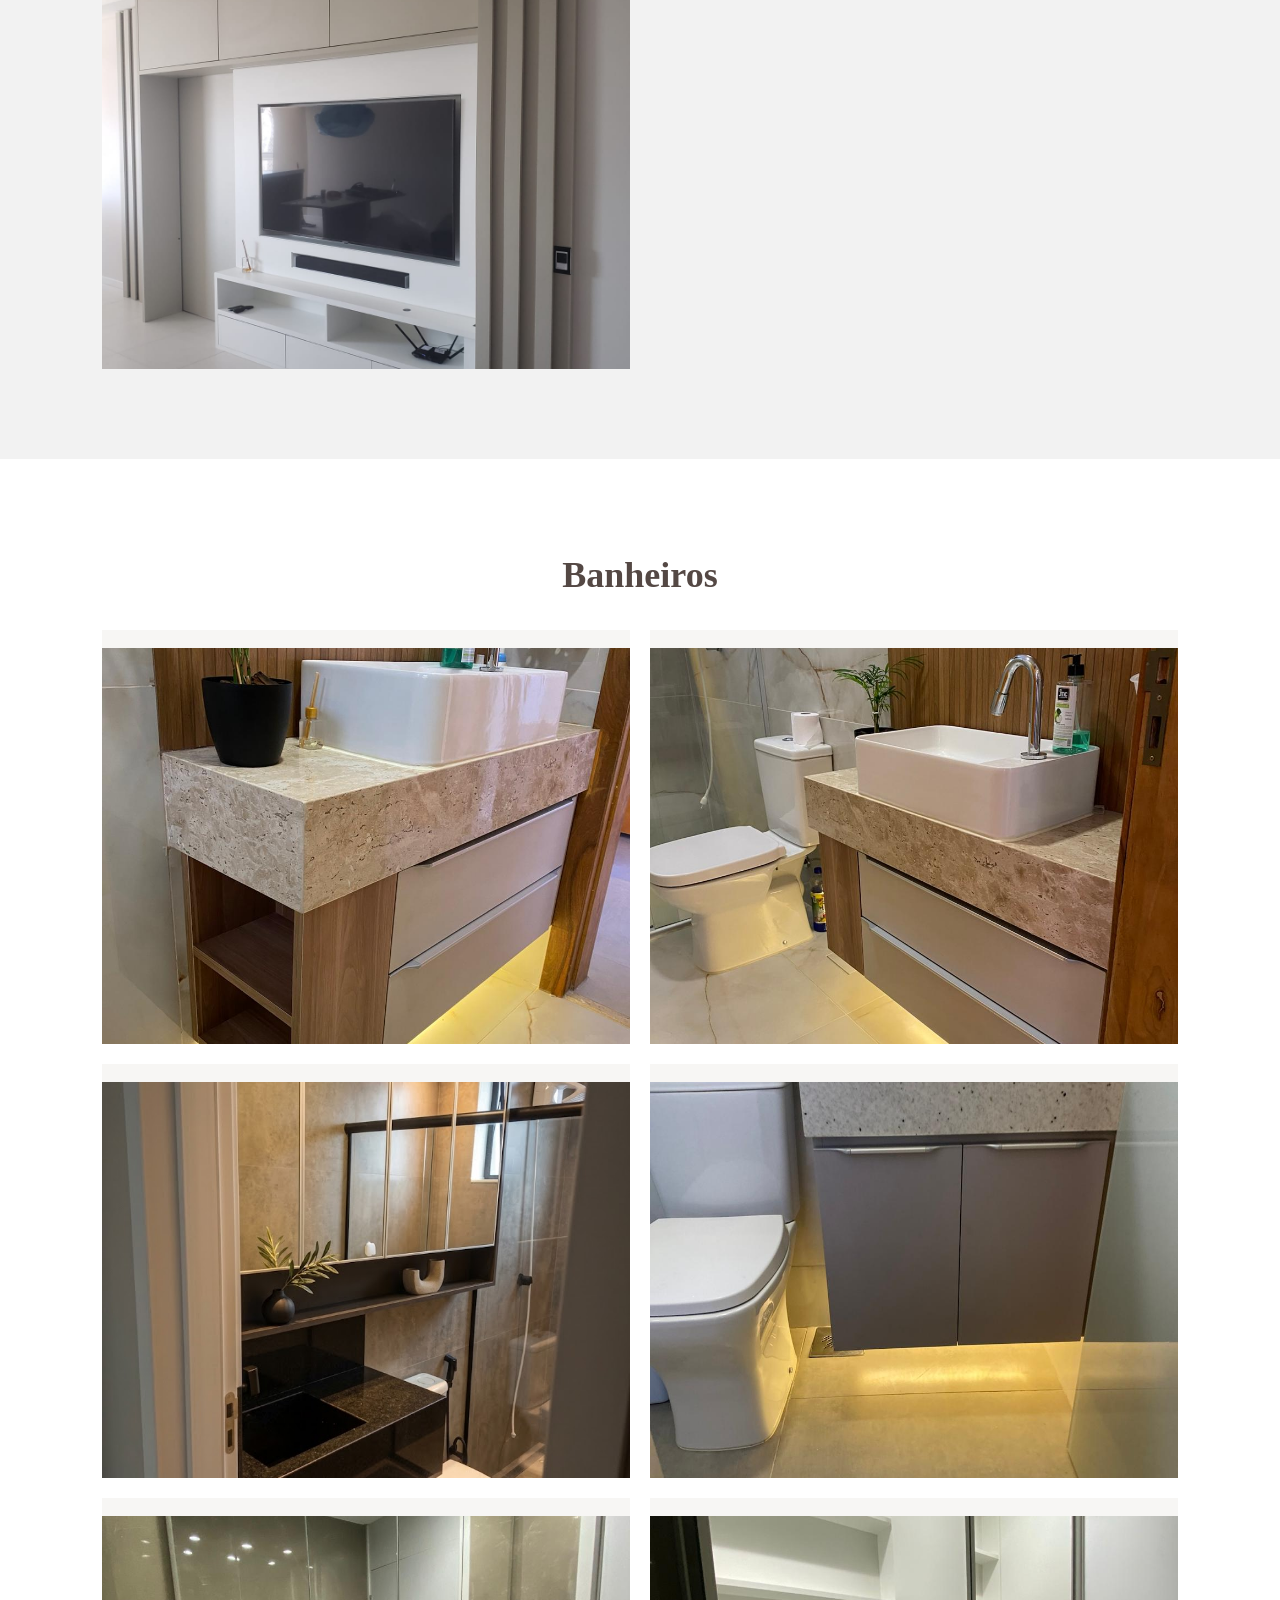
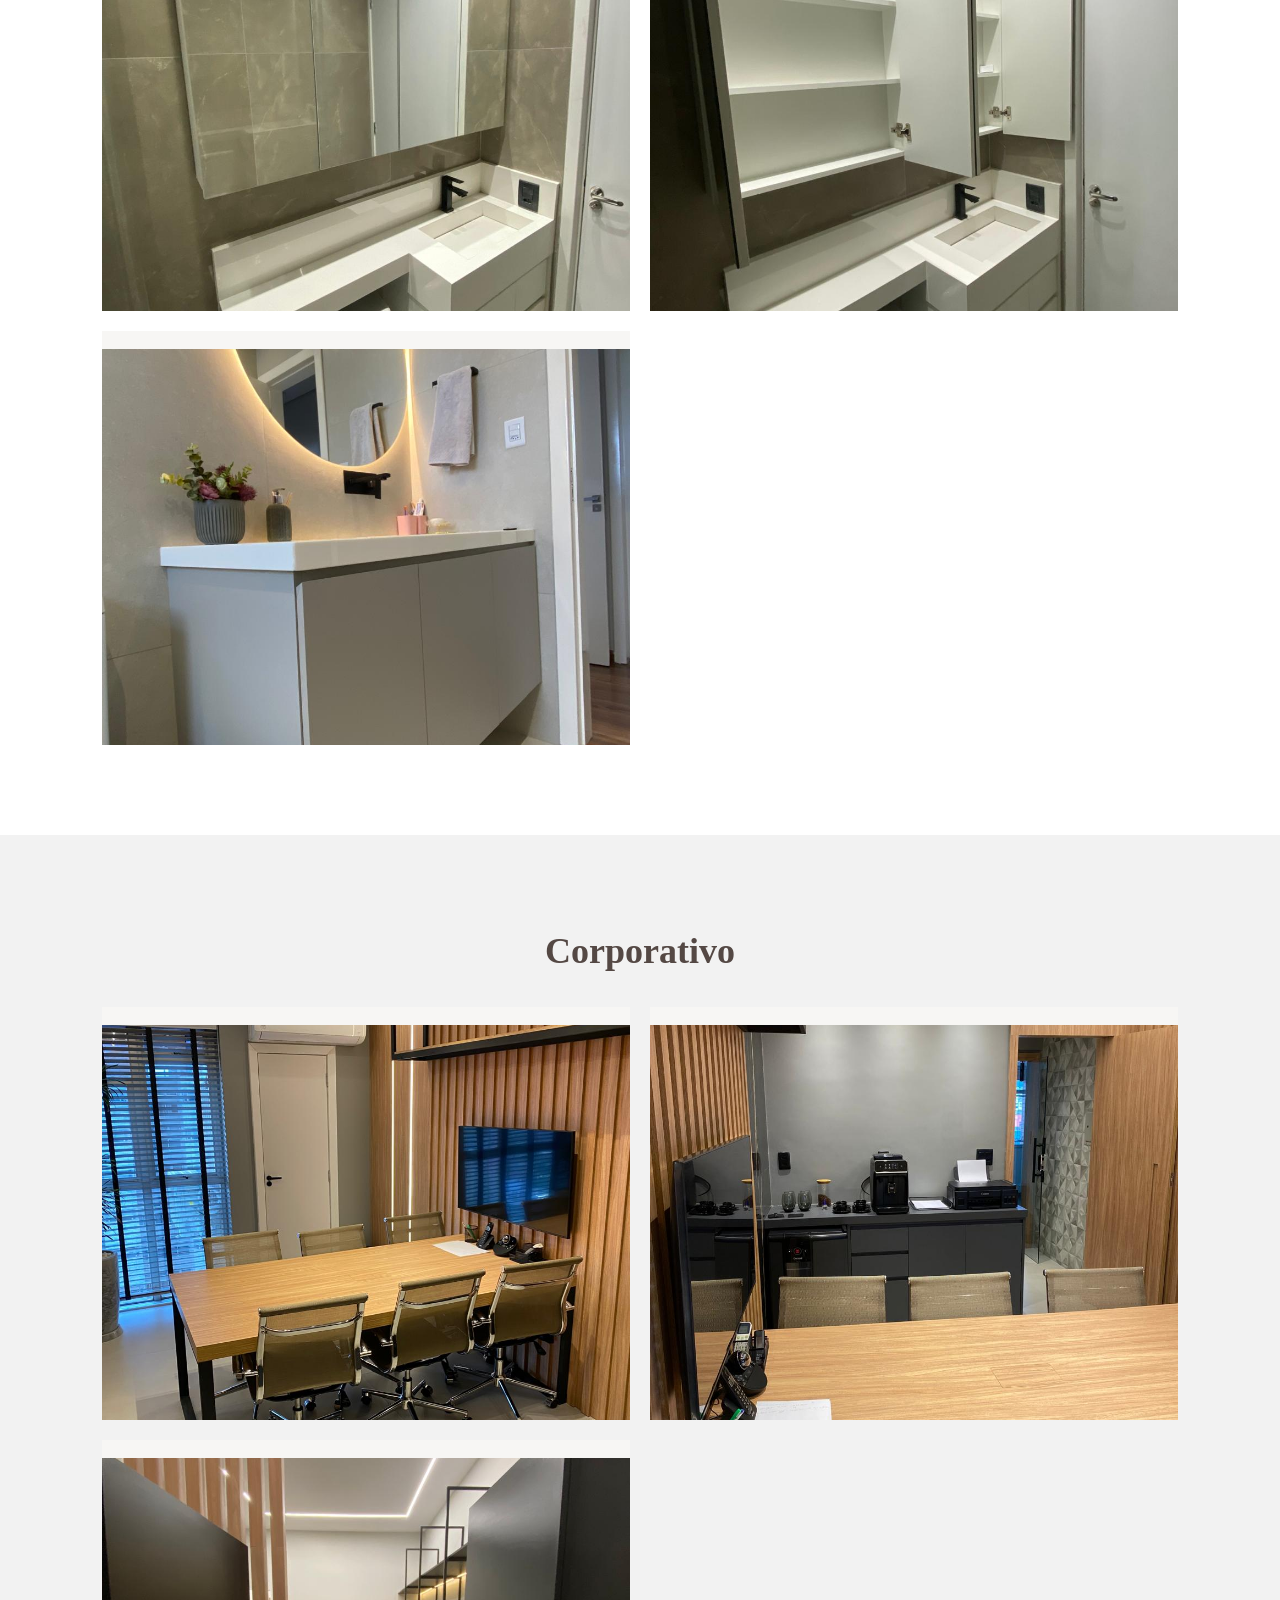
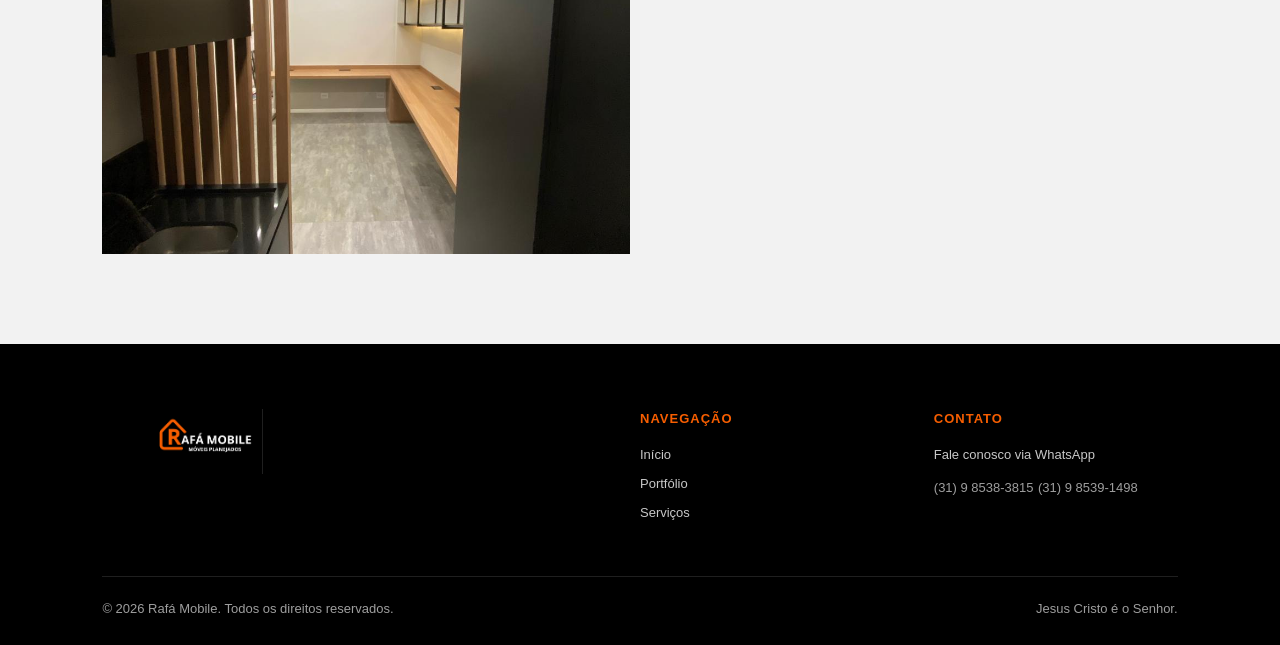
<file: portifolio.html>
<!DOCTYPE html>
<html lang="pt-BR">

<head>
    <meta charset="UTF-8">

    <meta name="viewport" content="width=device-width, initial-scale=1.0">

    <title>Portfólio | Rafá Mobile</title>

    <link rel="stylesheet" href="style.css">
</head>

<body>

    <!-- =====================================================
         TOPO DO PORTFÓLIO
         ===================================================== -->

    <header class="portfolio-topo">

        <a href="index.html" class="voltar-inicio">
            ← Voltar ao início
        </a>

        <div class="portfolio-logo">
            <img src="tata.png"
                 alt="Rafá Mobile - Móveis Planejados">
        </div>

        <div class="portfolio-apresentacao">

            <span>PORTFÓLIO</span>

            <h1>
                CADA PROJETO UMA HISTÓRIA.<br>
                CADA AMBIENTE UM PROPÓSITO
            </h1>

        </div>

    </header>


    <!-- =====================================================
         CATEGORIAS
         ===================================================== -->

    <section class="portfolio-categorias">

        <span class="titulo-categoria">
            CATEGORIAS
        </span>

        <div class="botoes-categorias">

            <a href="#cozinhas">Cozinhas</a>
            <a href="#quartos">Quartos</a>
            <a href="#salas">Salas</a>
            <a href="#banheiros">Banheiros</a>
            <a href="#corporativo">Corporativo</a>

        </div>

    </section>


    <!-- =====================================================
         BOTÃO DE ATENDIMENTO
         ===================================================== -->

    <div class="portfolio-atendimento">

        <a href="https://wa.me/5531985383815"
           target="_blank"
           rel="noopener noreferrer">

            Solicitar atendimento

        </a>

    </div>


    <!-- =====================================================
         COZINHAS
         ===================================================== -->

    <section class="portfolio-categoria" id="cozinhas">

        <div class="titulo-ambiente">

            <h2>Cozinhas</h2>

        </div>


        <div class="projetos-grid">

            <article class="projeto">

                <div class="imagem-projeto">
                    <span></span>
                    <img src="crist1.jpeg"
                         alt="Projeto de cozinha planejada">
                </div>

                <div class="imagem-projeto">
                    <span></span>
                    <img src="outros1.jpeg"
                         alt="Projeto de cozinha planejada">
                </div>

                <div class="imagem-projeto">
                    <span></span>
                    <img src="coz1.jpeg"
                         alt="Projeto de cozinha planejada">
                </div>

                <div class="imagem-projeto">
                    <span></span>
                    <img src="coz2.jpeg"
                         alt="Cozinha planejada executada">
                </div>

                <div class="imagem-projeto">
                    <span></span>
                    <img src="coz3.jpeg"
                         alt="Projeto de cozinha planejada">
                </div>

                <div class="imagem-projeto">
                    <span></span>
                    <img src="coz4.jpeg"
                         alt="Cozinha planejada executada">
                </div>

                <div class="imagem-projeto">
                    <span></span>
                    <img src="coz6.jpeg"
                         alt="Cozinha planejada executada">
                </div>

                <div class="imagem-projeto">
                    <span></span>
                    <img src="coz10.jpeg"
                         alt="Cozinha planejada executada">
                </div>

                <div class="imagem-projeto">
                    <span></span>
                    <img src="coz11.jpg"
                         alt="Cozinha planejada executada">
                </div>

                <div class="imagem-projeto">
                    <span></span>
                    <img src="coz12.jpeg"
                         alt="Cozinha planejada executada">
                </div>

                <div class="imagem-projeto">
                    <span></span>
                    <img src="coz13.jpeg"
                         alt="Cozinha planejada executada">
                </div>

                <div class="imagem-projeto">
                    <span></span>
                    <img src="coz14.jpg"
                         alt="Cozinha planejada executada">
                </div>

                <div class="imagem-projeto">
                    <span></span>
                    <img src="coz15.jpg"
                         alt="Cozinha planejada executada">
                </div>

            </article>

        </div>

    </section>


    <!-- =====================================================
         QUARTOS
         ===================================================== -->

    <section class="portfolio-categoria" id="quartos">

        <div class="titulo-ambiente">

            <h2>Quartos</h2>

        </div>


        <div class="projetos-grid">

            <article class="projeto">

                <div class="imagem-projeto">
                    <span></span>
                    <img src="qt1.jpg"
                         alt="Projeto de quarto planejado">
                </div>

                <div class="imagem-projeto">
                    <span></span>
                    <img src="quartomenino01.jpg"
                         alt="Quarto planejado executado">
                </div>

                <div class="imagem-projeto">
                    <span></span>
                    <img src="quartolilas.jpg"
                         alt="Projeto de quarto planejado">
                </div>

                <div class="imagem-projeto">
                    <span></span>
                    <img src="quartolilas1.jpg"
                         alt="Quarto planejado executado">
                </div>

                <div class="imagem-projeto">
                    <span></span>
                    <img src="quartominie2.jpeg"
                         alt="Quarto planejado executado">
                </div>

                <div class="imagem-projeto">
                    <span></span>
                    <img src="qrt1.jpeg"
                         alt="Quarto planejado executado">
                </div>

                <div class="imagem-projeto">
                    <span></span>
                    <img src="qrt2.jpeg"
                         alt="Quarto planejado executado">
                </div>

                <div class="imagem-projeto">
                    <span></span>
                    <img src="qrt3.jpeg"
                         alt="Quarto planejado executado">
                </div>

                <div class="imagem-projeto">
                    <span></span>
                    <img src="qrt4.jpeg"
                         alt="Quarto planejado executado">
                </div>

                <div class="imagem-projeto">
                    <span></span>
                    <img src="qrt5.jpeg"
                         alt="Quarto planejado executado">
                </div>

                <div class="imagem-projeto">
                    <span></span>
                    <img src="qrt6.jpeg"
                         alt="Quarto planejado executado">
                </div>

                <div class="imagem-projeto">
                    <span></span>
                    <img src="qrt7.jpeg"
                         alt="Quarto planejado executado">
                </div>

                <div class="imagem-projeto">
                    <span></span>
                    <img src="qrt8.jpeg"
                         alt="Quarto planejado executado">
                </div>

                <div class="imagem-projeto">
                    <span></span>
                    <img src="qrt9.jpeg"
                         alt="Quarto planejado executado">
                </div>

                <div class="imagem-projeto">
                    <span></span>
                    <img src="qrt10.jpeg"
                         alt="Quarto planejado executado">
                </div>

                <div class="imagem-projeto">
                    <span></span>
                    <img src="qrt11.jpeg"
                         alt="Quarto planejado executado">
                </div>

                <div class="imagem-projeto">
                    <span></span>
                    <img src="qrt12.jpeg"
                         alt="Quarto planejado executado">
                </div>

            </article>

        </div>

    </section>


    <!-- =====================================================
         SALAS
         ===================================================== -->

    <section class="portfolio-categoria" id="salas">

        <div class="titulo-ambiente">

            <span>AMBIENTES</span>

            <h2>Salas</h2>

        </div>


        <div class="projetos-grid">

            <article class="projeto">

                <div class="imagem-projeto">
                    <span></span>
                    <img src="sala2.jpeg"
                         alt="Projeto de sala planejada">
                </div>

                <div class="imagem-projeto">
                    <span></span>
                    <img src="salamuxarabi1.jpg"
                         alt="Projeto de sala planejada">
                </div>

                <div class="imagem-projeto">
                    <span></span>
                    <img src="salamuxarabi2.jpg"
                         alt="Sala planejada executada">
                </div>

                <div class="imagem-projeto">
                    <span></span>
                    <img src="salale1.jpg"
                         alt="Projeto de sala planejada">
                </div>

                <div class="imagem-projeto">
                    <span></span>
                    <img src="salalae2.jpg"
                         alt="Sala planejada executada">
                </div>

                <div class="imagem-projeto">
                    <span></span>
                    <img src="salasemmel.jpeg"
                         alt="Projeto de sala planejada">
                </div>

                <div class="imagem-projeto">
                    <span></span>
                    <img src="salasemmel1.jpeg"
                         alt="Sala planejada executada">
                </div>

            </article>

        </div>

    </section>


    <!-- =====================================================
         BANHEIROS
         ===================================================== -->

    <section class="portfolio-categoria" id="banheiros">

        <div class="titulo-ambiente">

            <h2>Banheiros</h2>

        </div>


        <div class="projetos-grid">

            <article class="projeto">

                <div class="imagem-projeto">
                    <span></span>
                    <img src="ban1.jpeg"
                         alt="Projeto de banheiro planejado">
                </div>

                <div class="imagem-projeto">
                    <span></span>
                    <img src="ban2.jpeg"
                         alt="Banheiro planejado executado">
                </div>

                <div class="imagem-projeto">
                    <span></span>
                    <img src="ban4.jpg"
                         alt="Banheiro planejado executado">
                </div>

                <div class="imagem-projeto">
                    <span></span>
                    <img src="ban5.jpeg"
                         alt="Projeto de banheiro planejado">
                </div>

                <div class="imagem-projeto">
                    <span></span>
                    <img src="ban6.jpeg"
                         alt="Banheiro planejado executado">
                </div>

                <div class="imagem-projeto">
                    <span></span>
                    <img src="ban7.jpeg"
                         alt="Banheiro planejado executado">
                </div>

                <div class="imagem-projeto">
                    <span></span>
                    <img src="ban8.jpeg"
                         alt="Banheiro planejado executado">
                </div>

            </article>

        </div>

    </section>


    <!-- =====================================================
         CORPORATIVO
         ===================================================== -->

    <section class="portfolio-categoria" id="corporativo">

        <div class="titulo-ambiente">

            <h2>Corporativo</h2>

        </div>


        <div class="projetos-grid">

            <article class="projeto">

                <div class="imagem-projeto">
                    <span></span>
                    <img src="por1.jpeg"
                         alt="Projeto corporativo planejado">
                </div>

                <div class="imagem-projeto">
                    <span></span>
                    <img src="por2.jpeg"
                         alt="Projeto corporativo planejado">
                </div>

                <div class="imagem-projeto">
                    <span></span>
                    <img src="por3.jpeg"
                         alt="Projeto corporativo planejado">
                </div>

            </article>

        </div>

    </section>


    <!-- =====================================================
         RODAPÉ
         ===================================================== -->

    <footer class="rodape">

        <div class="rodape-grid">

            <div>

                <img src="tata.png"
                     alt="Rafá Mobile"
                     class="logo-rodape">

            </div>


            <div>

                <h4>Navegação</h4>

                <a href="index.html">Início</a>

                <a href="portifolio.html">Portfólio</a>

                <a href="servicos.html">Serviços</a>

            </div>


            <div>

                <h4>Contato</h4>

                <a href="https://wa.me/5531985383815"
                   target="_blank"
                   rel="noopener noreferrer">

                    Fale conosco via WhatsApp

                </a>

                <span>(31) 9 8538-3815</span>

                <span>(31) 9 8539-1498</span>

            </div>

        </div>


        <div class="rodape-final">

            <span>
                © 2026 Rafá Mobile. Todos os direitos reservados.
            </span>

            <span>
                Jesus Cristo é o Senhor.
            </span>

        </div>

    </footer>


    <!-- =====================================================
         SOM AMBIENTE
         ===================================================== -->

    <audio id="somAmbiente" autoplay loop>

        <source src="musica do site.mp3" type="audio/mp3">

    </audio>


    <button id="botaoSom" class="botao-som" type="button">
        🔊
    </button>


    <script>

        const som = document.getElementById("somAmbiente");

        const botaoSom = document.getElementById("botaoSom");

        som.volume = 0.02;


        botaoSom.addEventListener("click", function () {

            if (som.paused) {

                som.play();

                botaoSom.textContent = "🔊";

            } else {

                som.pause();

                botaoSom.textContent = "🔇";

            }

        });

    </script>

</body>

</html>
</file>
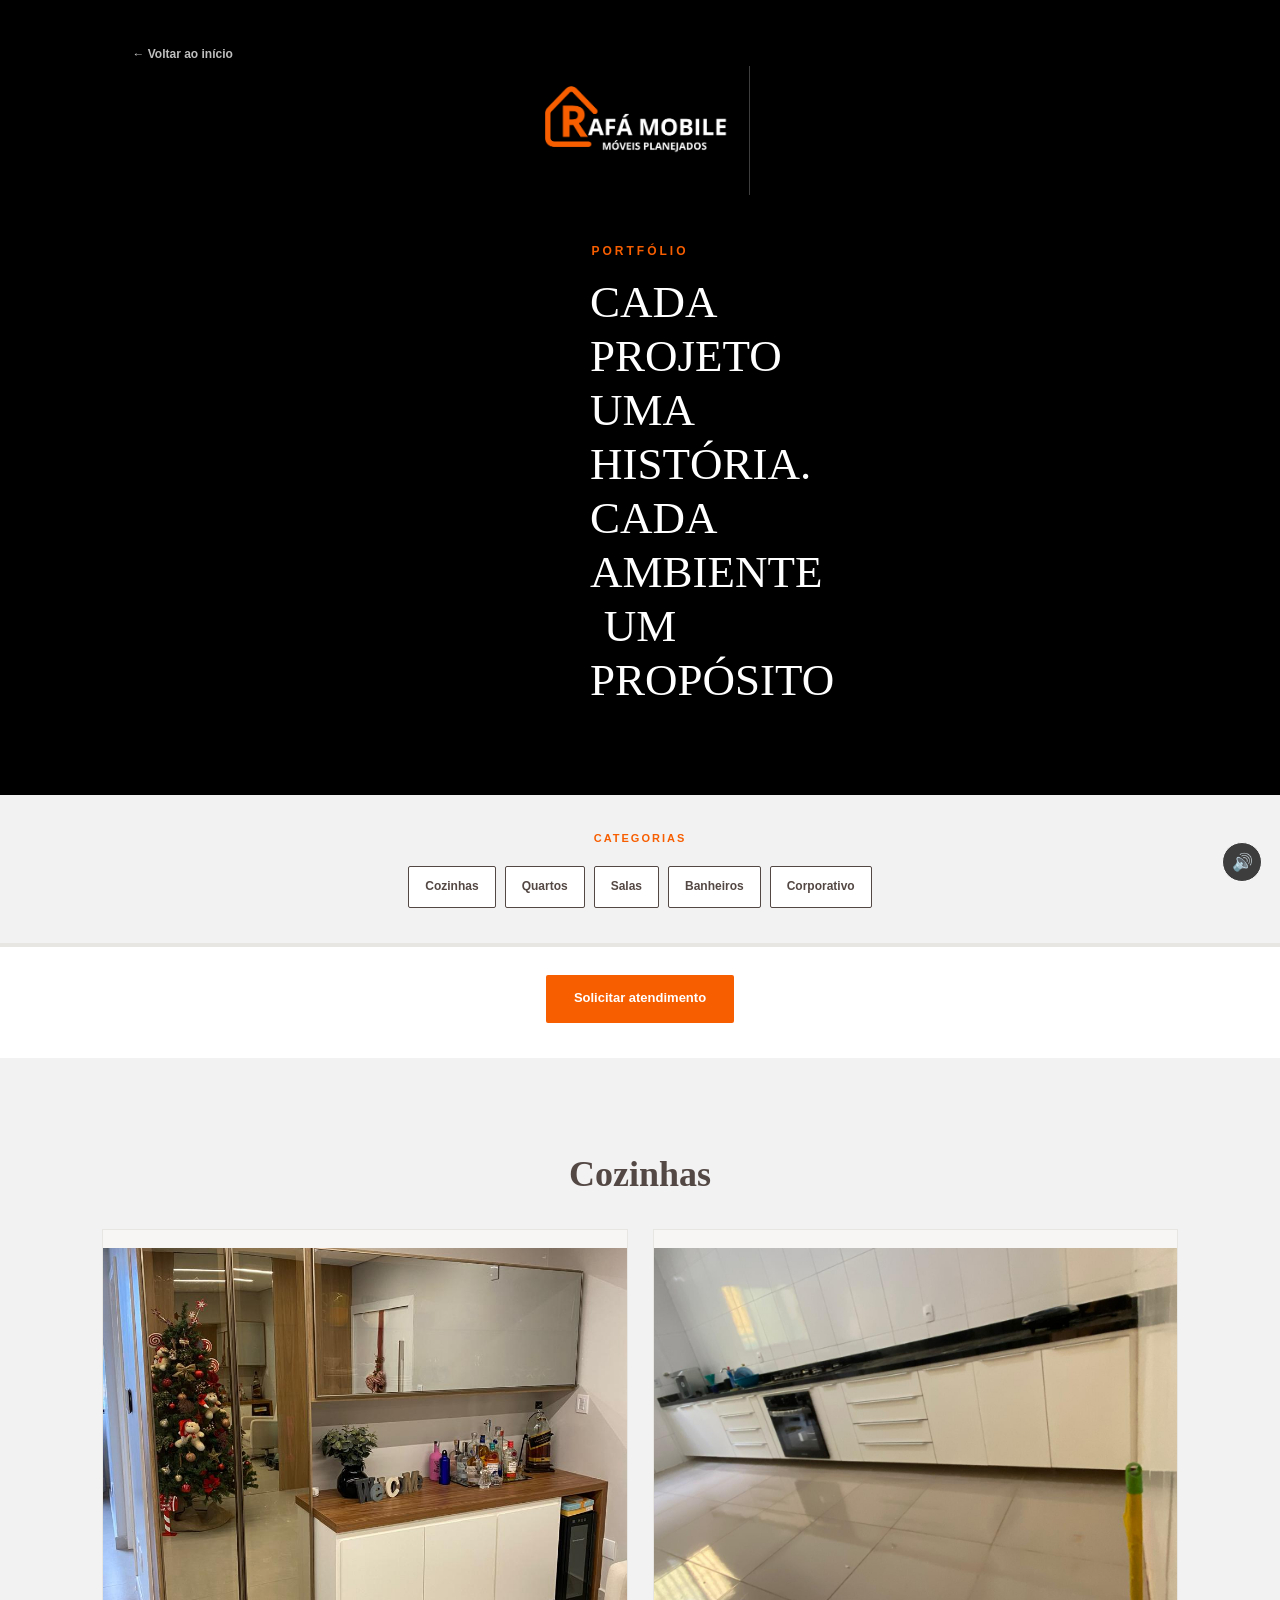
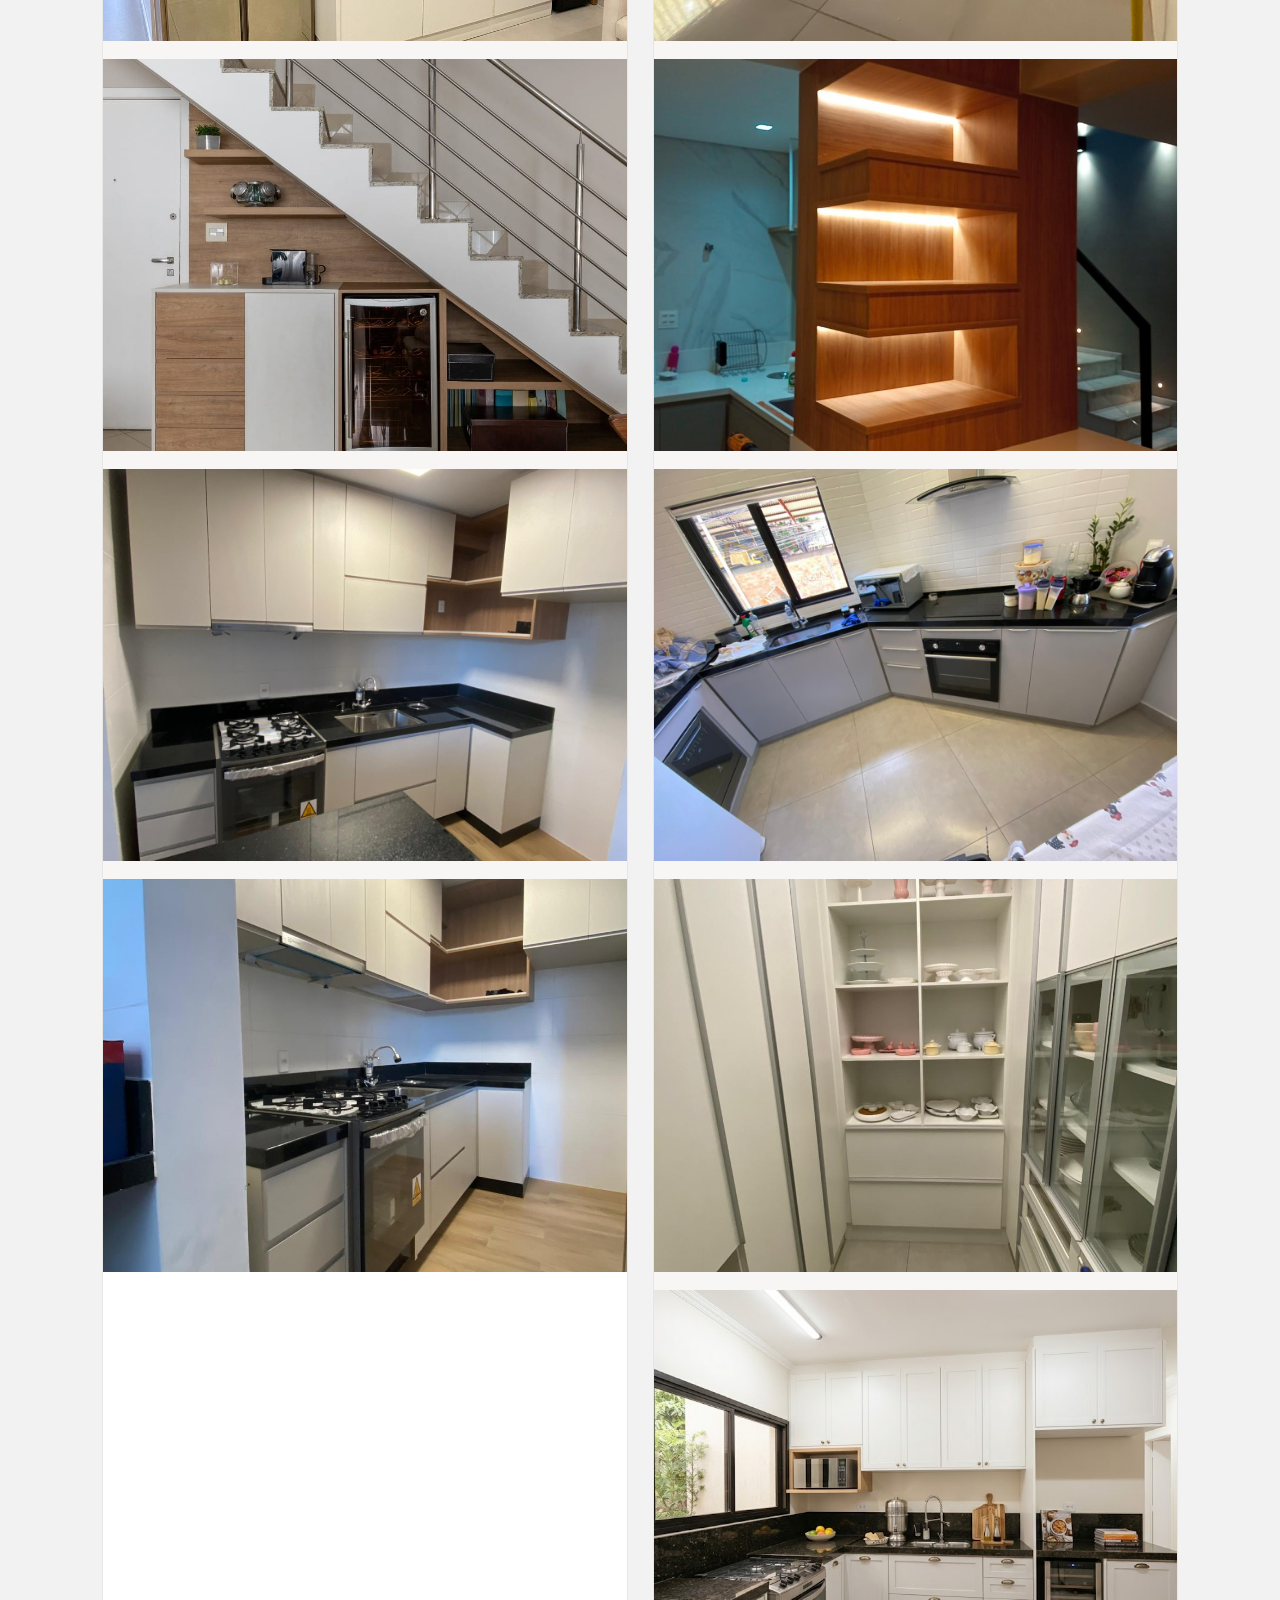
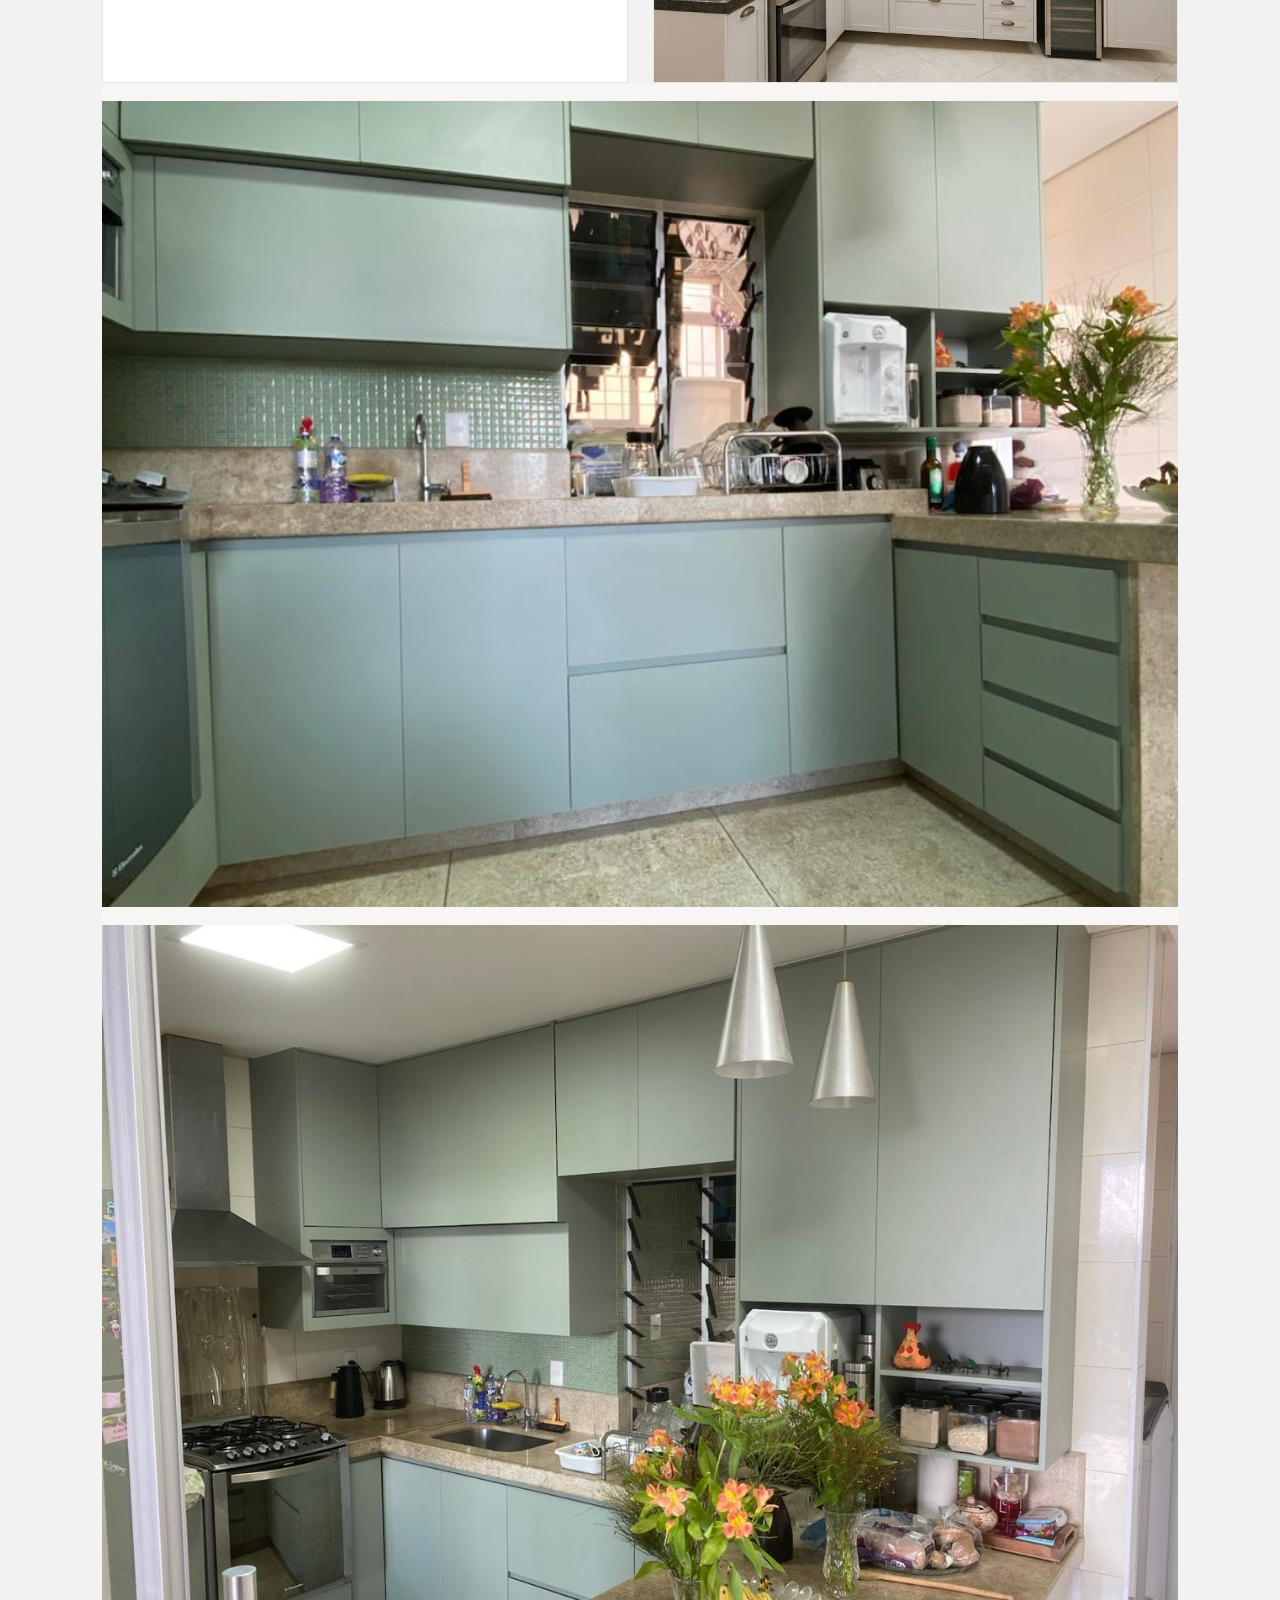
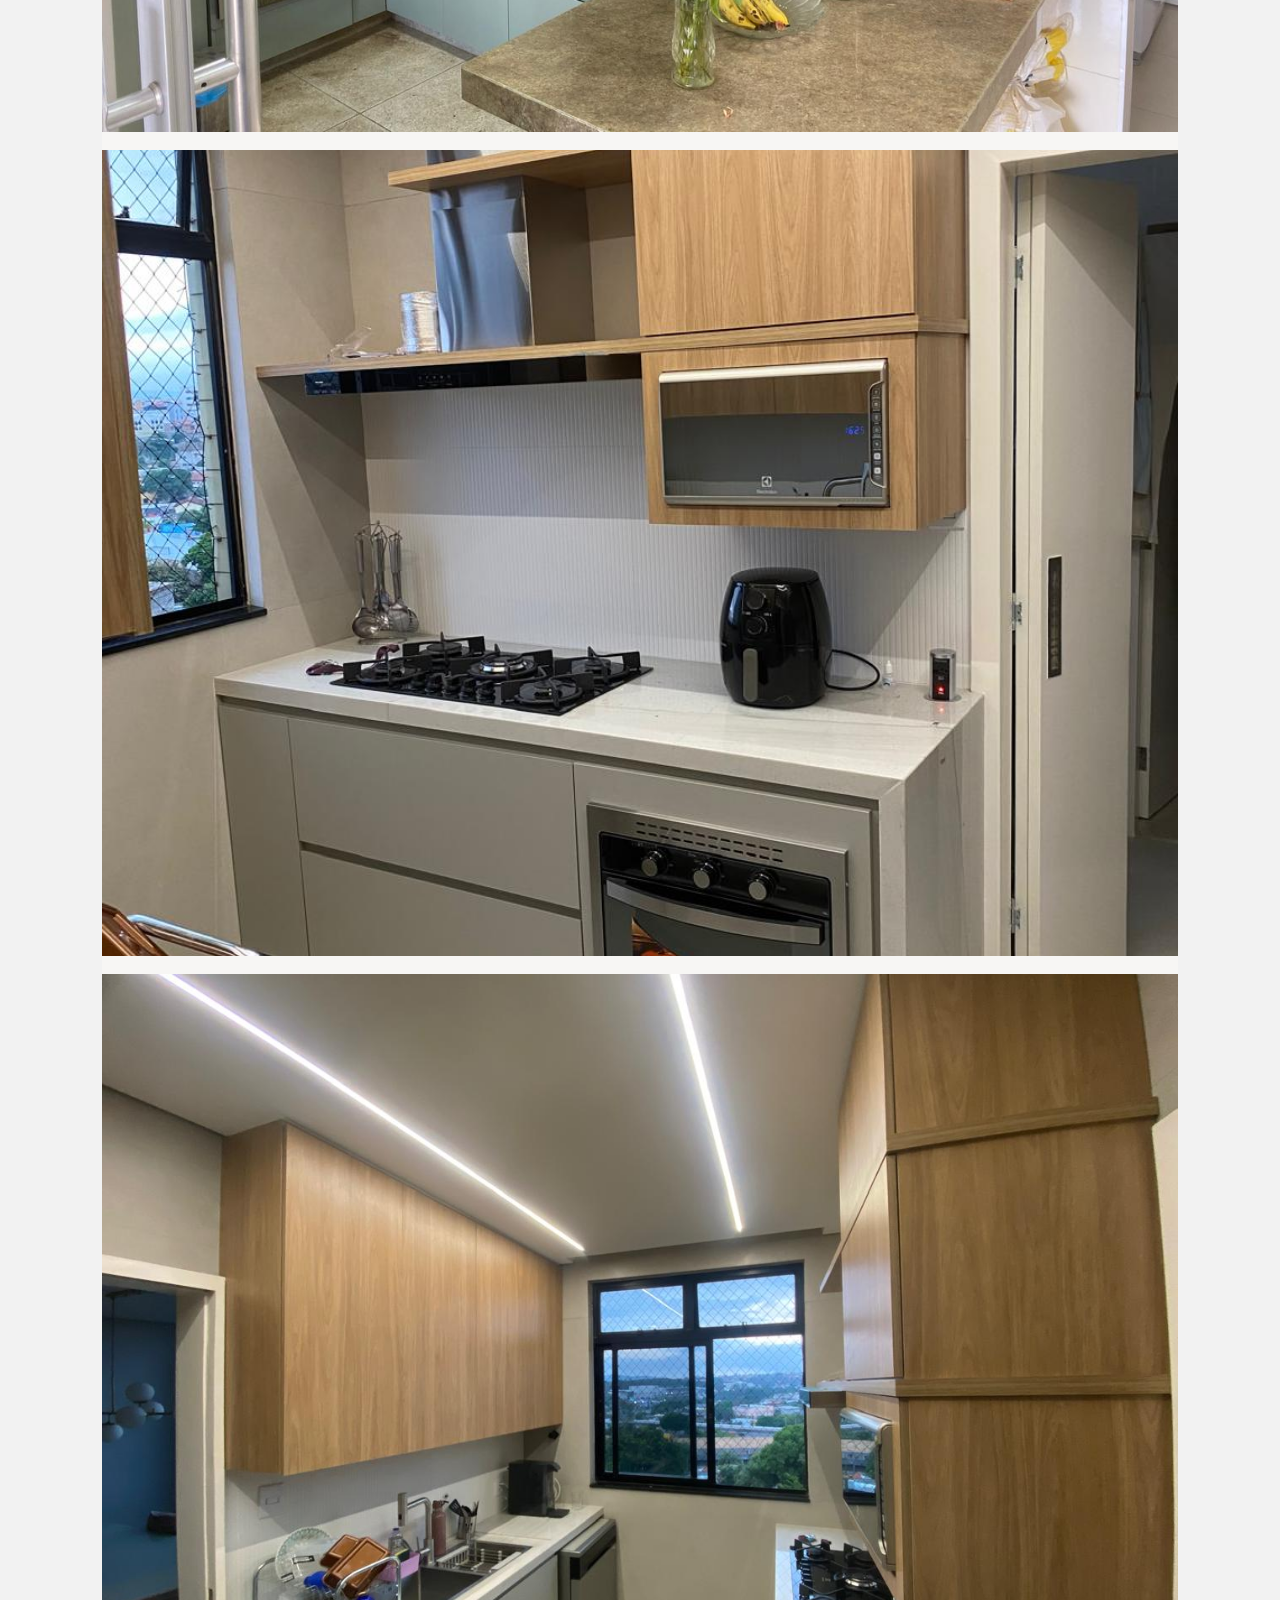
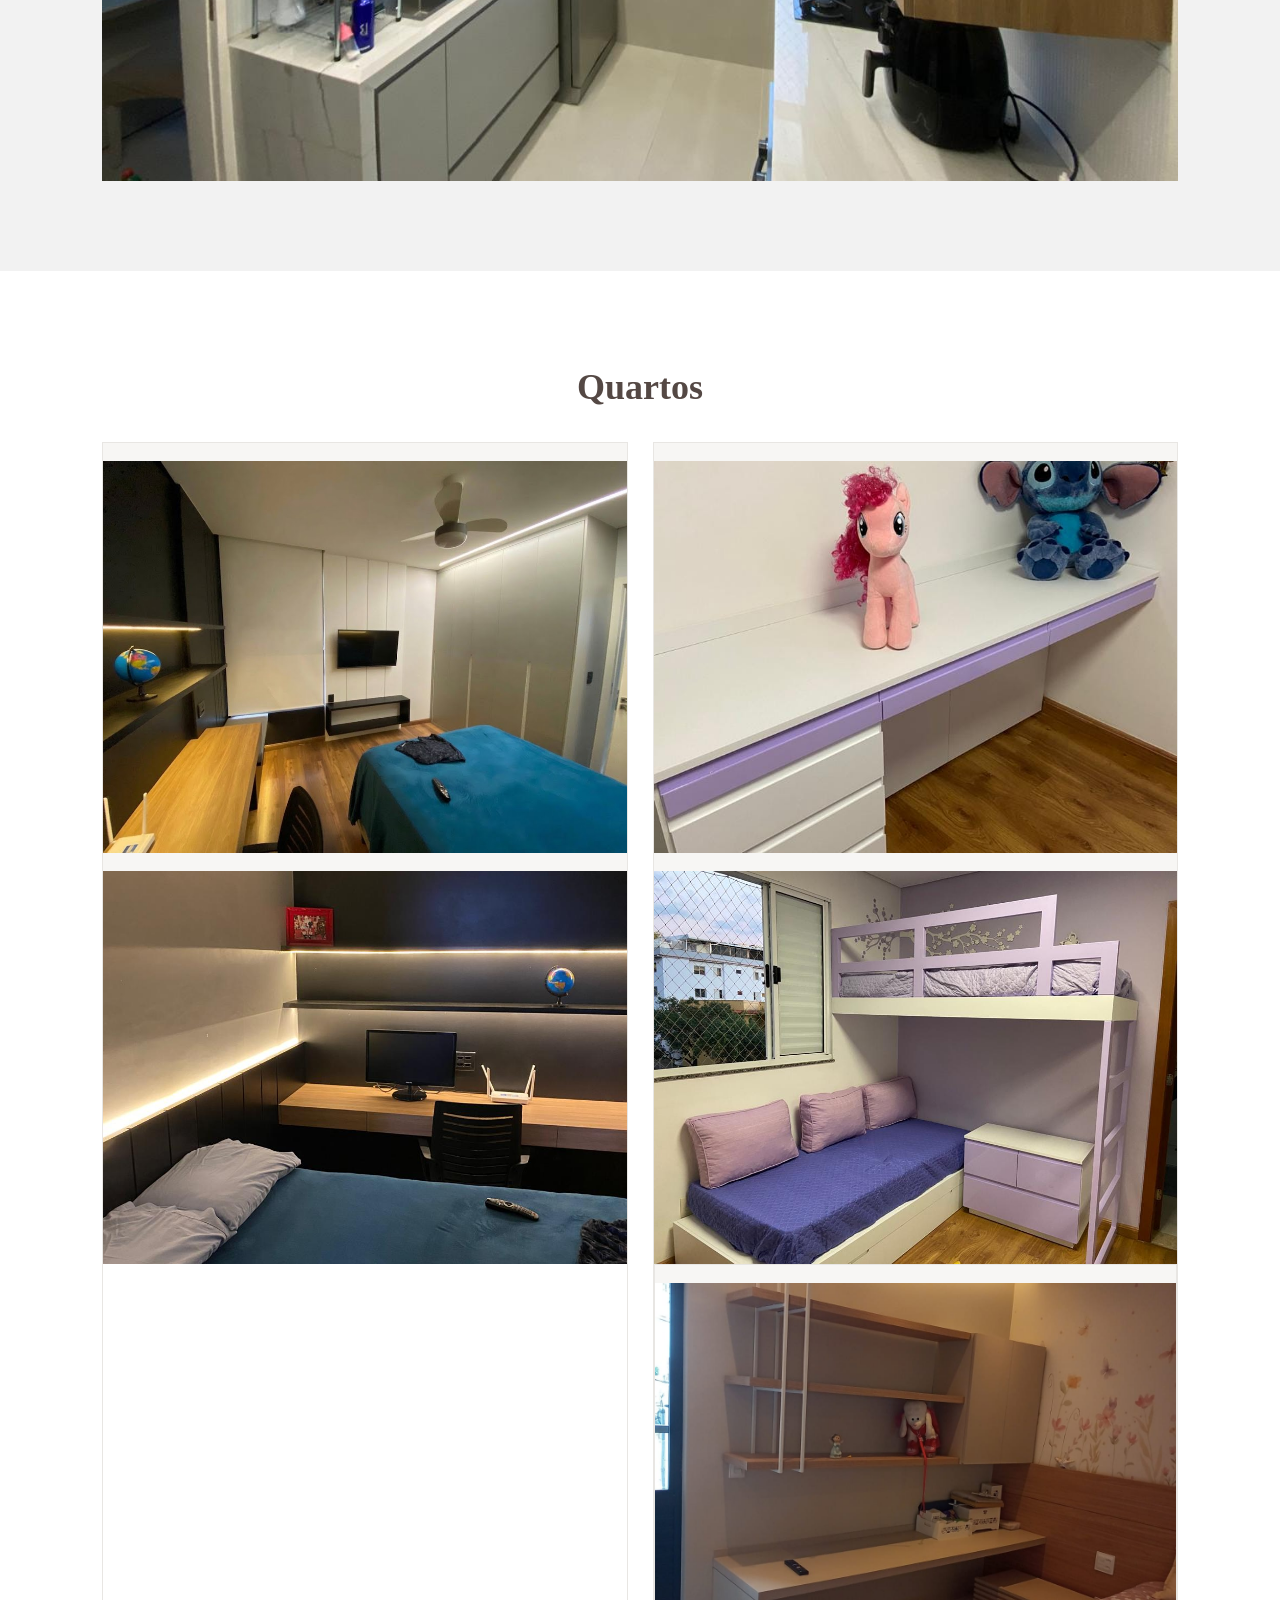
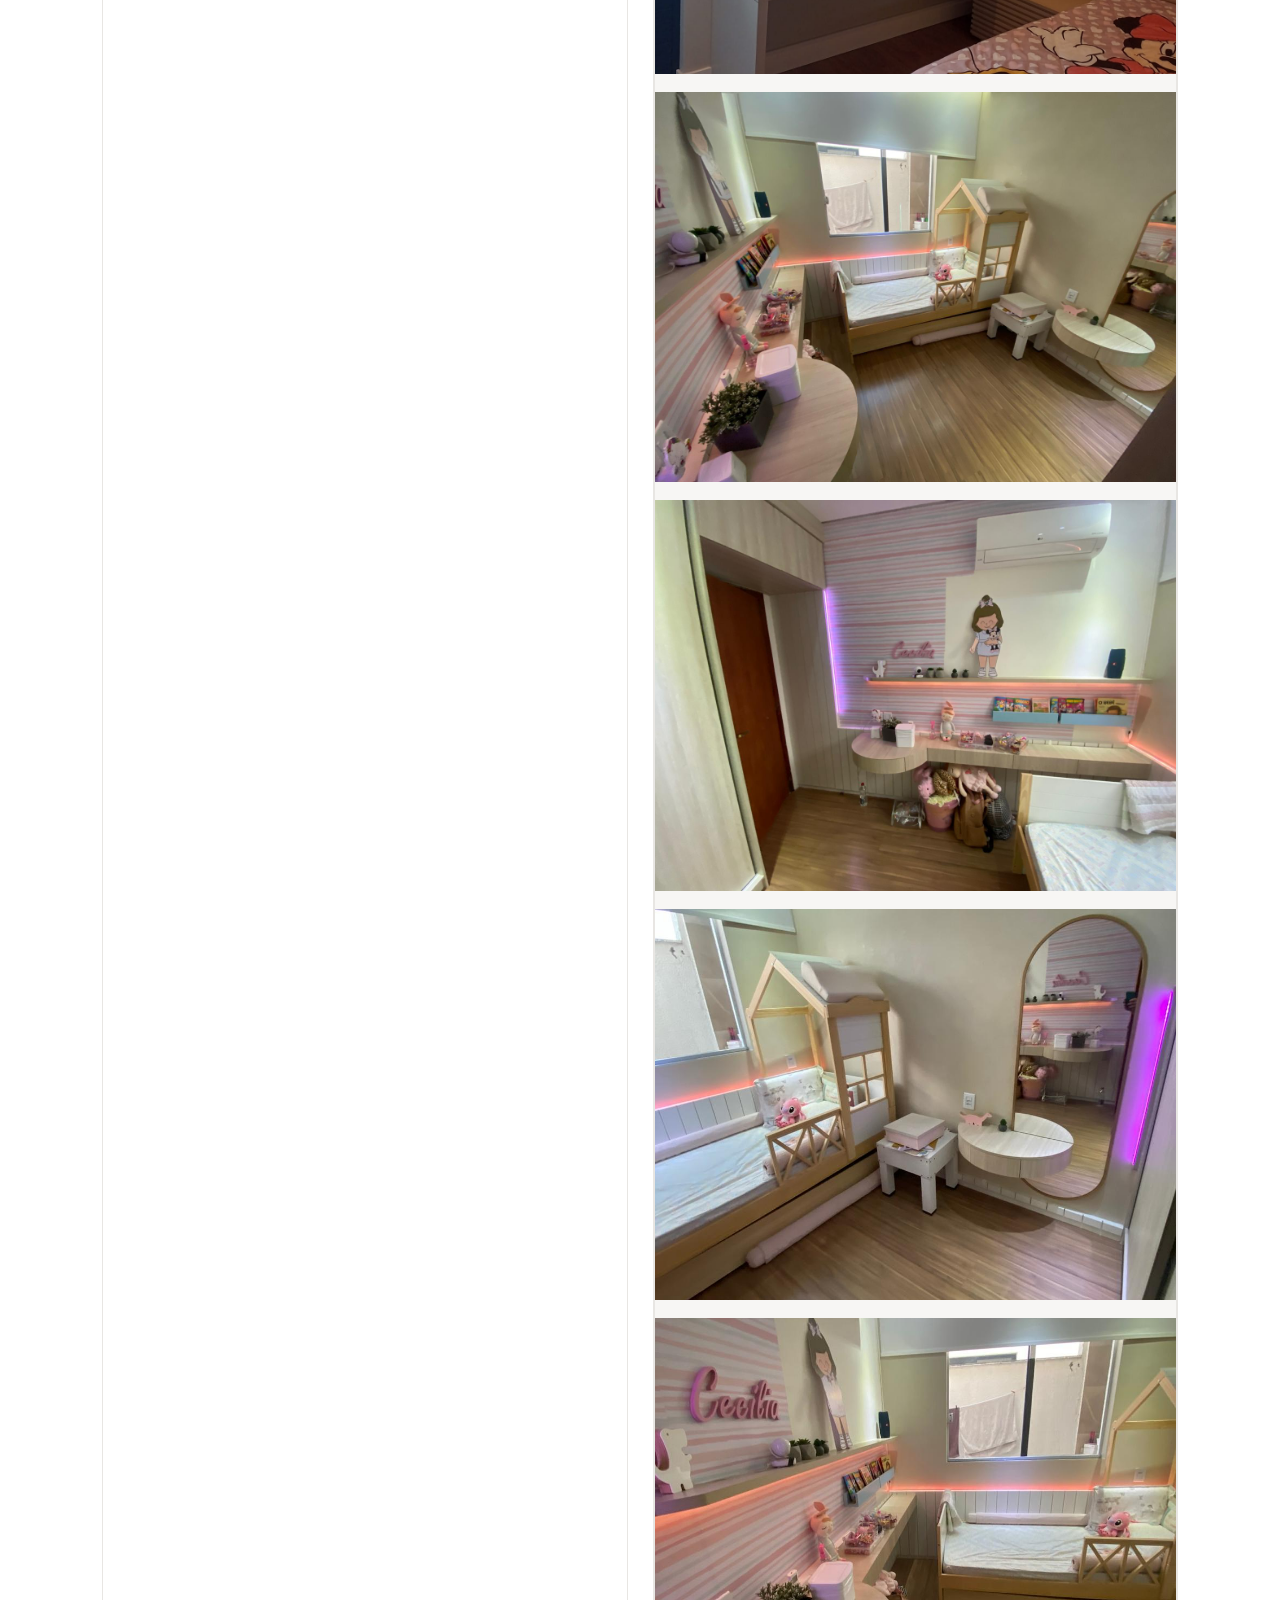
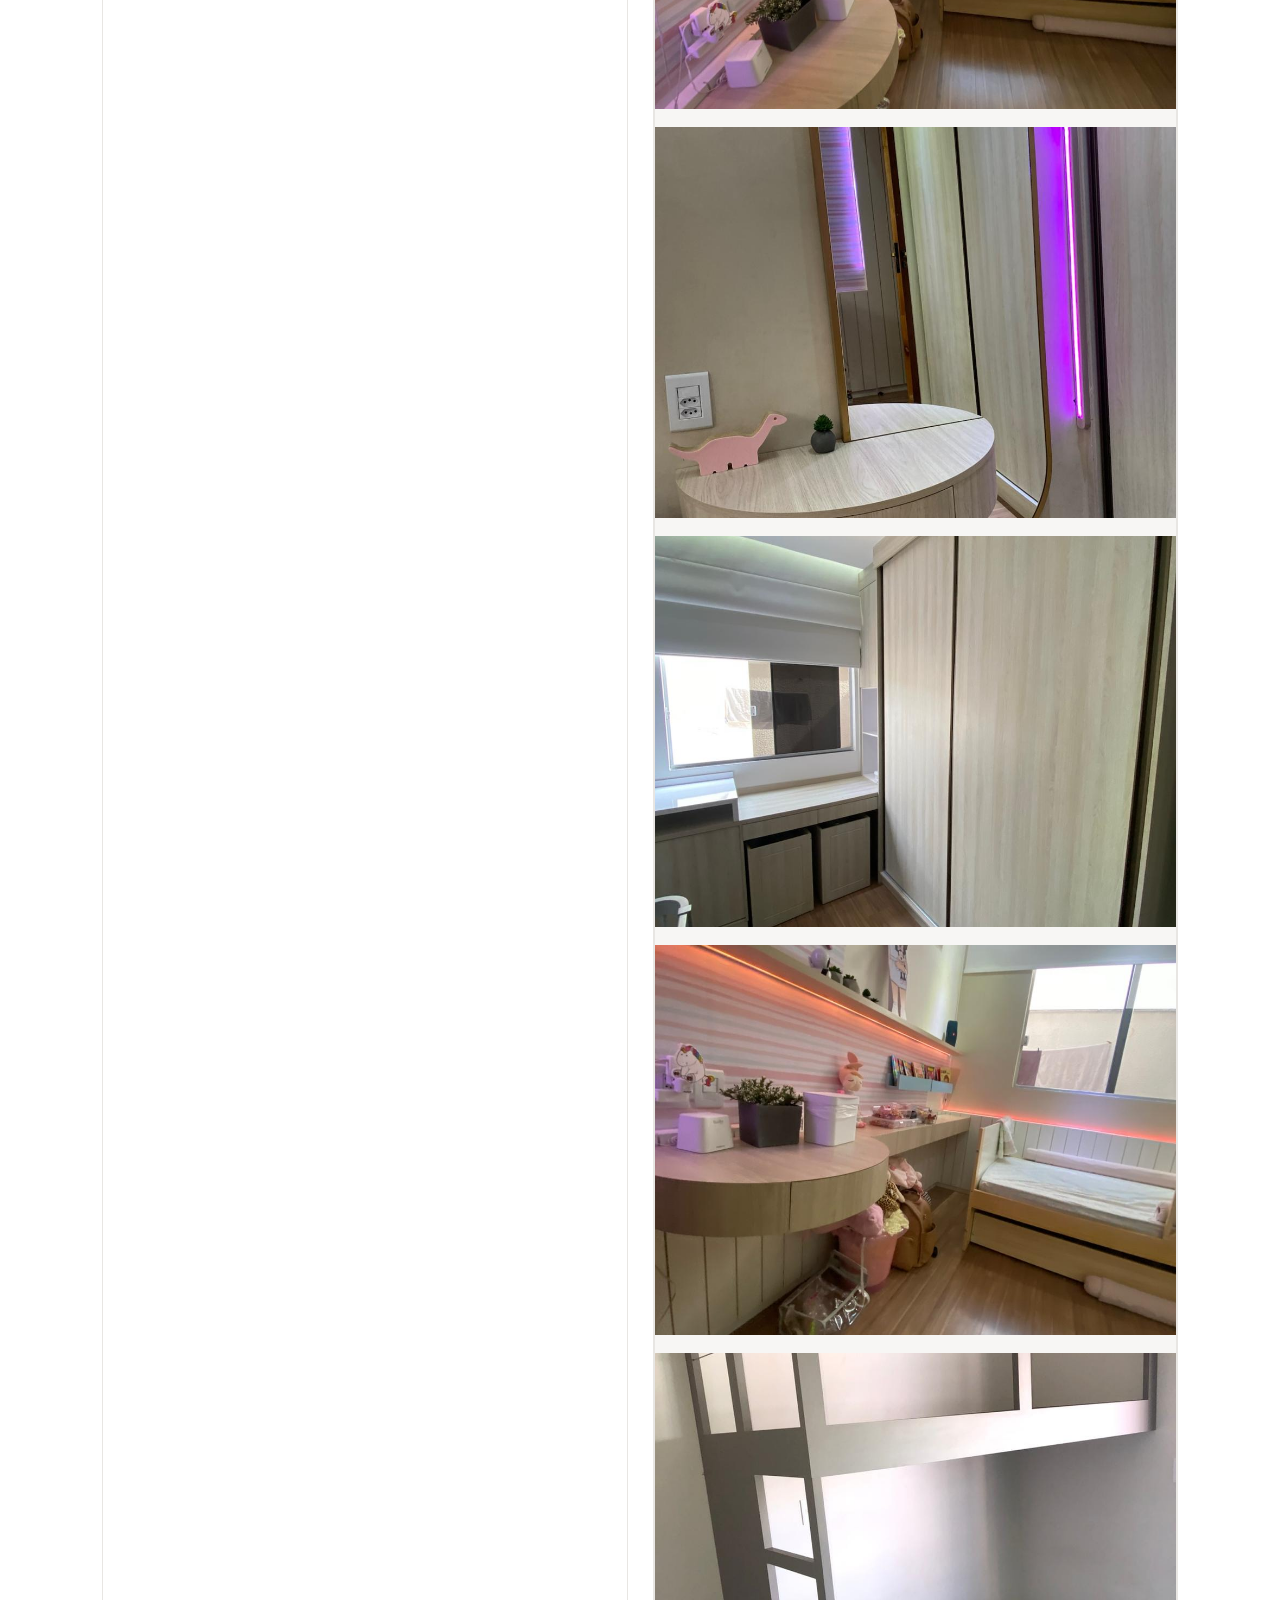
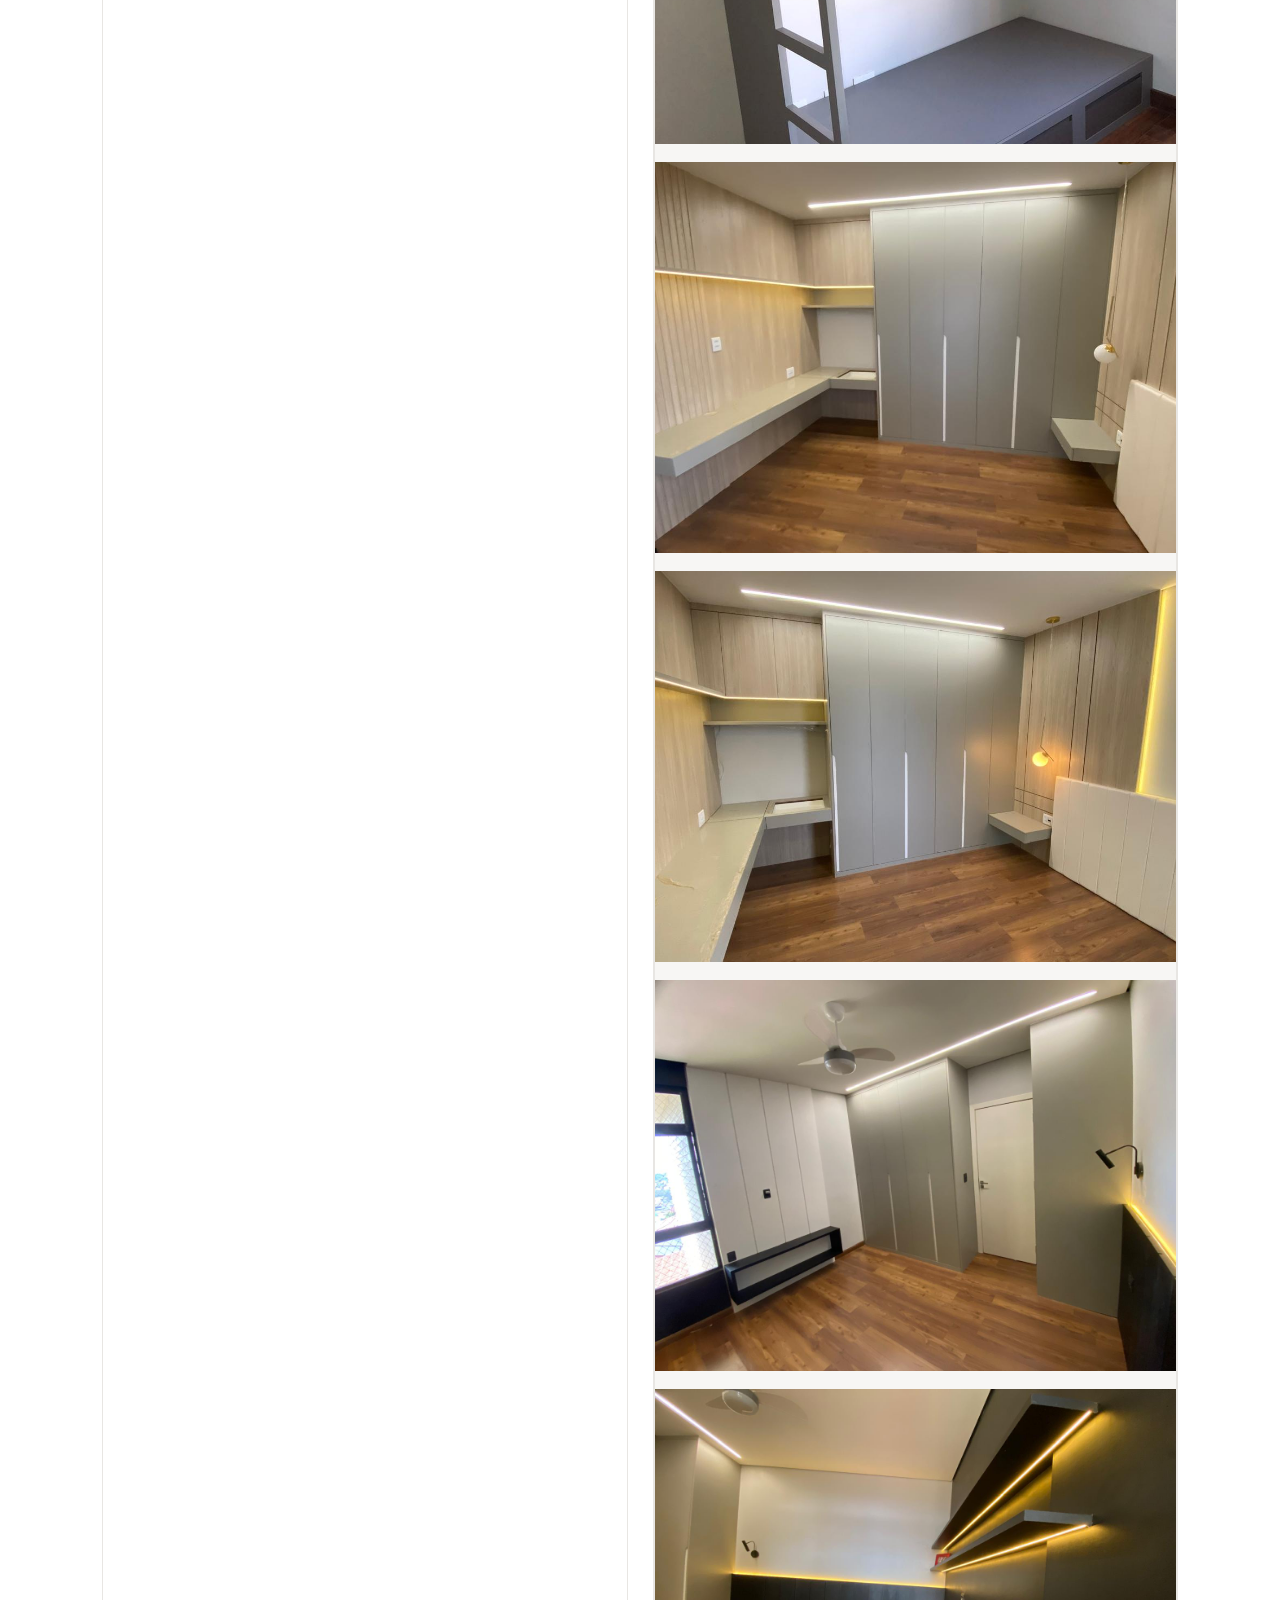
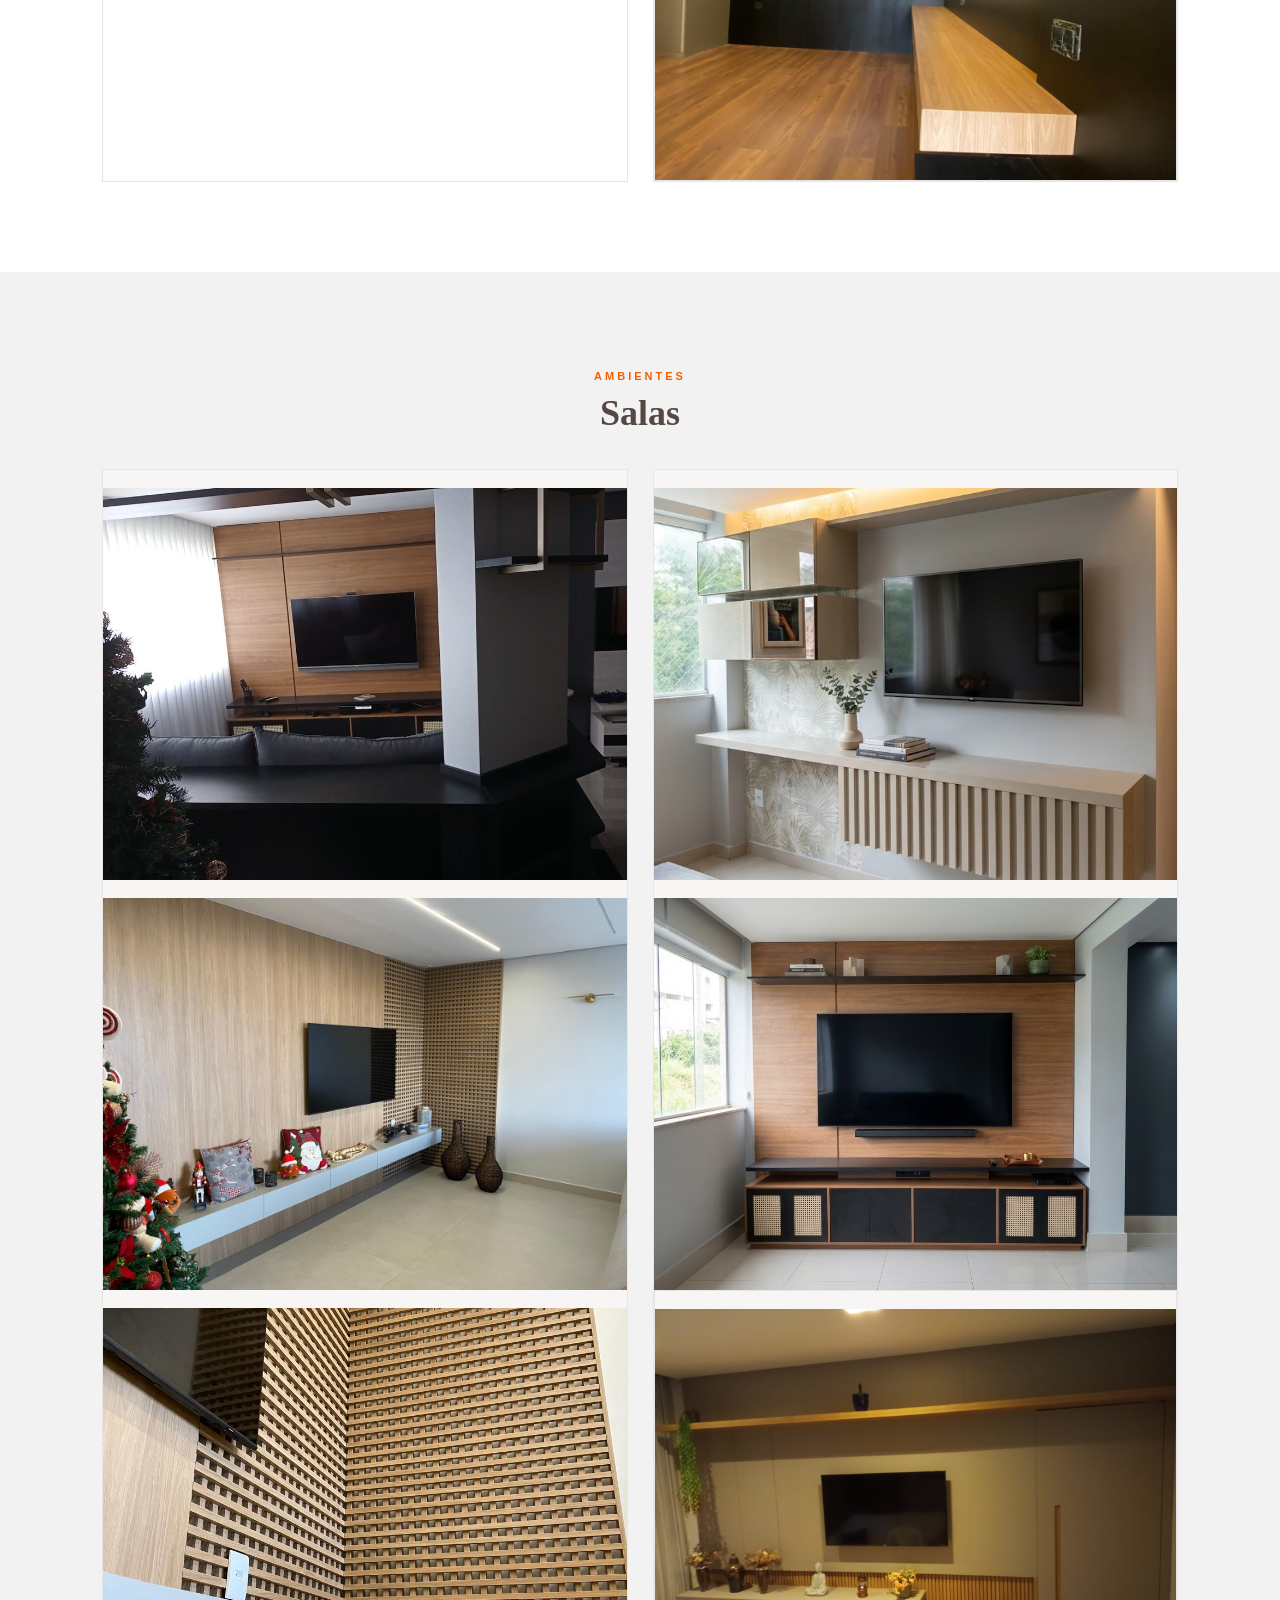
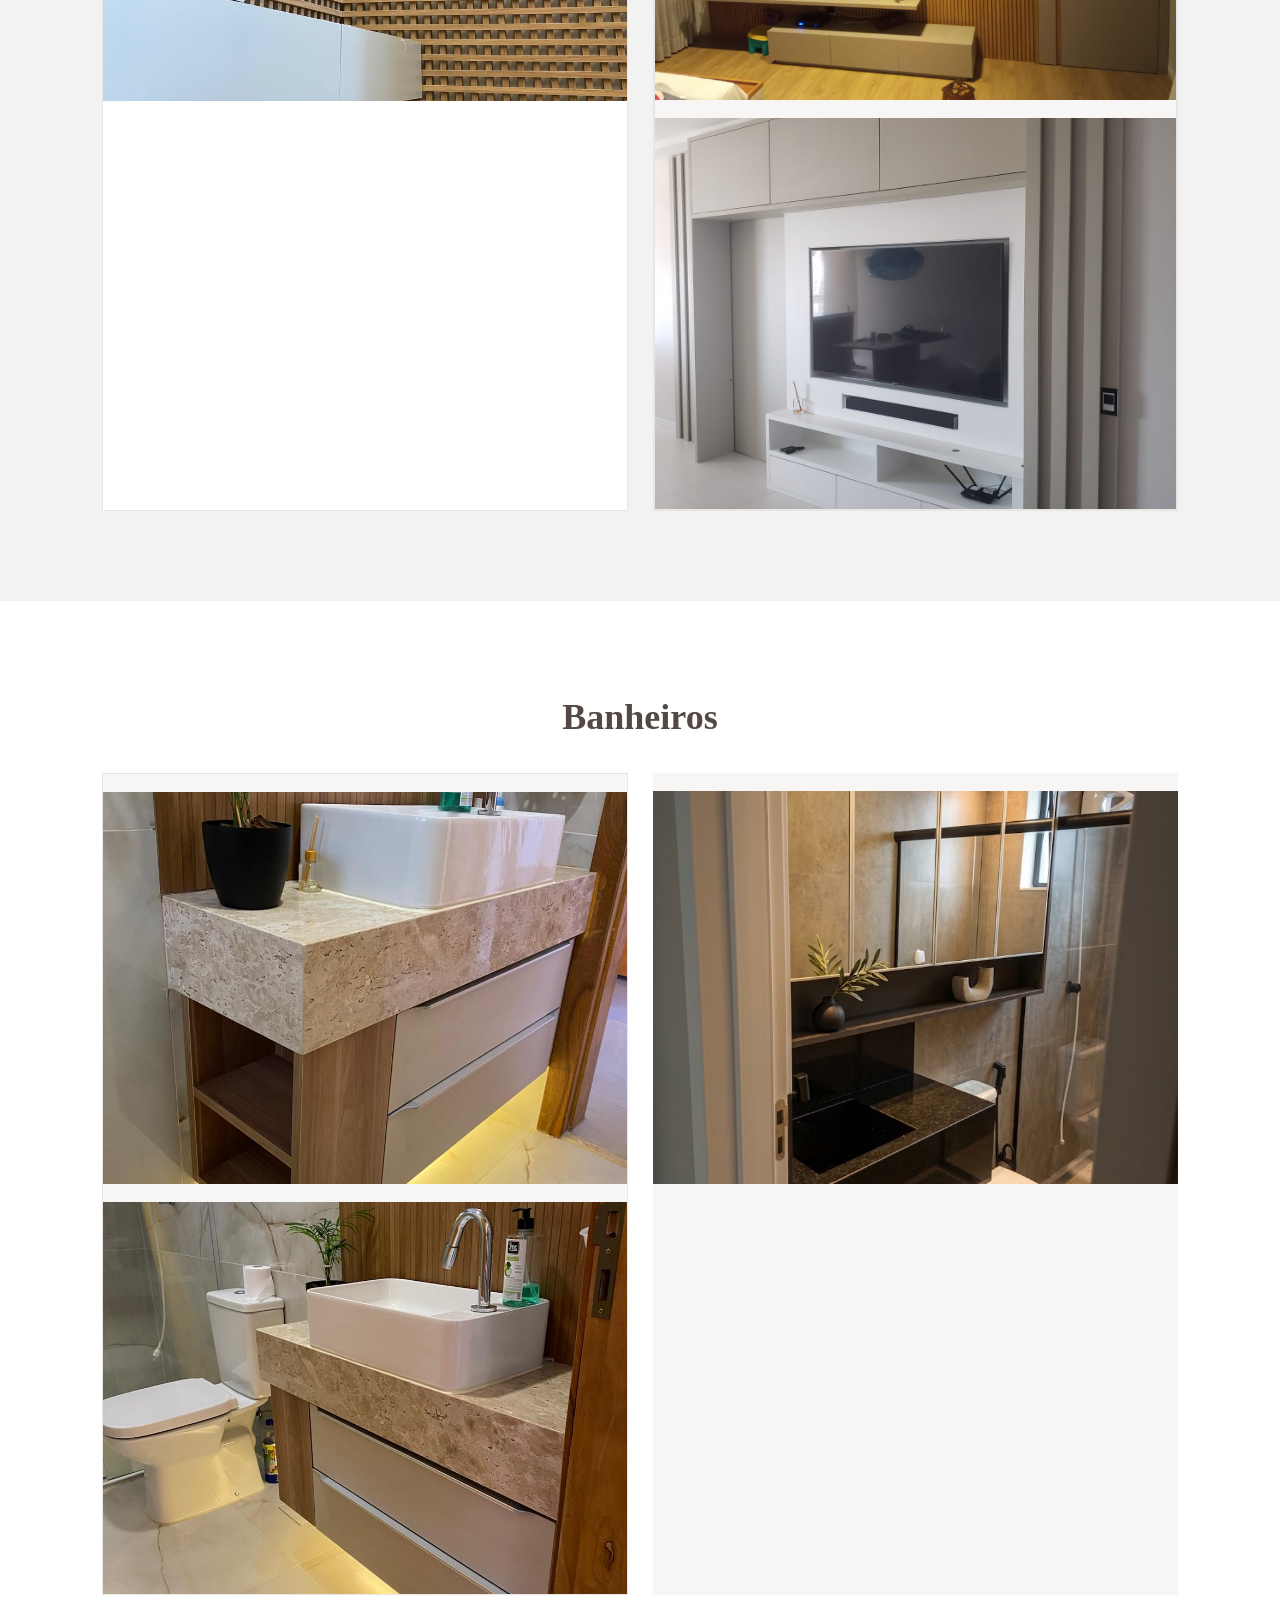
<file: site marcenaria/portifolio.html>
<!DOCTYPE html>
<html lang="pt-BR">

<head>
    <meta charset="UTF-8">

    <!-- Faz o site se adaptar ao celular -->
    <meta name="viewport" content="width=device-width, initial-scale=1.0">

    <title>Portfólio | Rafá Mobile</title>

    <!-- Nosso CSS principal -->
    <link rel="stylesheet" href="style.css">
</head>

<body>

    <!-- =====================================================
         TOPO DO PORTFÓLIO
         ===================================================== -->

    <header class="portfolio-topo">

        <!-- Voltar ao início -->
        <a href="index.html" class="voltar-inicio">
            ← Voltar ao início
        </a>

        <!-- Logo -->
        <div class="portfolio-logo">
            <img src="tata.png"
                 alt="Rafá Mobile - Móveis Planejados">
        </div>

        <!-- Apresentação -->
        <div class="portfolio-apresentacao">

            <span>PORTFÓLIO</span>

            

            <h1>
               CADA PROJETO UMA HISTÓRIA.<BR>
                CADA AMBIENTE UM PROPÓSITO
            </h1>

        </div>

    </header>


    <!-- =====================================================
         CATEGORIAS
         ===================================================== -->

    <section class="portfolio-categorias">

        <span class="titulo-categoria">
            CATEGORIAS
        </span>

        <div class="botoes-categorias">

            <a href="#cozinhas">Cozinhas</a>
            <a href="#quartos">Quartos</a>
            <a href="#salas">Salas</a>
            <a href="#banheiros">Banheiros</a>
            <a href="#corporativo">Corporativo</a>

        </div>
<div class="portifolioatendimento">
        
       
        </div>

    </section>

    
   <div class="portfolio-atendimento">
    <a href="https://wa.me/5531985383815" target="_blank" rel="noopener noreferrer">
        Solicitar atendimento
    </a>
</div>


    <!-- =====================================================
         COZINHAS
         ===================================================== -->

    <section class="portfolio-categoria" id="cozinhas">

        <div class="titulo-ambiente">
           
            <h2>Cozinhas</h2>
        </div>

        <div class="projetos-grid">


            <!-- COZINHA 01 -->
            <article class="projeto">
                 <div class="imagem-projeto">
                    <span></span>
                    <img src="crist1.jpeg"
                         alt="Projeto de cozinha planejada">
                </div>

                 <div class="imagem-projeto">
                    <span></span>
                    <img src="outros1.jpeg"
                         alt="Projeto de cozinha planejada">
                </div>

                <div class="imagem-projeto">
                    <span></span>
                    <img src="coz1.jpeg"
                         alt="Projeto de cozinha planejada">
                </div>

                <div class="imagem-projeto">
                    <span></span>
                    <img src="coz2.jpeg"
                         alt="Cozinha planejada executada">
                </div>
             </article>
            


            <!-- COZINHA 02 -->
            <article class="projeto">

                <div class="imagem-projeto">
                    <span></span>
                    <img src="coz3.jpeg"
                         alt="Projeto de cozinha planejada">
                </div>

                <div class="imagem-projeto">
                    <span></span>
                    <img src="coz4.jpeg"
                         alt="Cozinha planejada executada">
                
                </div>
                 <div class="imagem-projeto">
                    <span></span>
                    <img src="coz6.jpeg"
                         alt="Cozinha planejada executada">
                </div>
                
                
                
                 <div class="imagem-projeto">
                    <span></span>
                    <img src="coz10.jpeg"
                         alt="Cozinha planejada executada">
                </div>
                 <div class="imagem-projeto">
                    <span></span>
                    <img src="coz11.jpg"
                         alt="Cozinha planejada executada">
                </div>
                </div>
                 <div class="imagem-projeto">
                    <span></span>
                    <img src="coz12.jpeg"
                         alt="Cozinha planejada executada">
                </div>
                </div>
                 <div class="imagem-projeto">
                    <span></span>
                    <img src="coz13.jpeg"
                         alt="Cozinha planejada executada">
                </div>
                  <div class="imagem-projeto">
                    <span></span>
                    <img src="coz14.jpg"
                         alt="Cozinha planejada executada">
                </div>
                  <div class="imagem-projeto">
                    <span></span>
                    <img src="coz15.jpg"
                         alt="Cozinha planejada executada">
                </div>

                
                
            

            </article>
            </div>
            </section>
            


            



    <!-- =====================================================
         QUARTOS
         ===================================================== -->

    <section class="portfolio-categoria" id="quartos">

        <div class="titulo-ambiente">
           
            <h2>Quartos</h2>
        </div>

        <div class="projetos-grid">


            <!-- QUARTO 01 -->
            <article class="projeto">

                <div class="imagem-projeto">
                    <span></span>
                    <img src="qt1.jpg"
                         alt="Projeto de quarto planejado">
                </div>

                <div class="imagem-projeto">
                    <span></span>
                    <img src="quartomenino01.jpg"
                         alt="Quarto planejado executado">
                </div>
             </article>
            


            <!-- QUARTO 02 -->
            <article class="projeto">

                <div class="imagem-projeto">
                    <span></span>
                    <img src="quartolilas.jpg"
                         alt="Projeto de quarto planejado">
                </div>

                <div class="imagem-projeto">
                    <span></span>
                    <img src="quartolilas1.jpg"
                         alt="Quarto planejado executado">
                </div>

                <!-- QUARTO 03 -->
            <article class="projeto">

                

                <div class="imagem-projeto">
                    <span></span>
                    <img src="quartominie2.jpeg"
                         alt="Quarto planejado executado">
                         
                </div>

                 <div class="imagem-projeto">
                    <span></span>
                    <img src="qrt1.jpeg"
                         alt="Quarto planejado executado">
                         
                </div>
                 <div class="imagem-projeto">
                    <span></span>
                    <img src="qrt2.jpeg"
                         alt="Quarto planejado executado">
                         
                </div>
                 <div class="imagem-projeto">
                    <span></span>
                    <img src="qrt3.jpeg"
                         alt="Quarto planejado executado">
                         
                </div>
                 <div class="imagem-projeto">
                    <span></span>
                    <img src="qrt4.jpeg"
                         alt="Quarto planejado executado">
                         
                </div>
                 <div class="imagem-projeto">
                    <span></span>
                    <img src="qrt5.jpeg"
                         alt="Quarto planejado executado">
                         
                </div>
                 <div class="imagem-projeto">
                    <span></span>
                    <img src="qrt6.jpeg"
                         alt="Quarto planejado executado">
                         
                </div>
                 <div class="imagem-projeto">
                    <span></span>
                    <img src="qrt7.jpeg"
                         alt="Quarto planejado executado">
                         
                </div>
                 <div class="imagem-projeto">
                    <span></span>
                    <img src="qrt8.jpeg"
                         alt="Quarto planejado executado">
                         
                </div>
                 <div class="imagem-projeto">
                    <span></span>
                    <img src="qrt9.jpeg"
                         alt="Quarto planejado executado">
                         
                </div>

                <div class="imagem-projeto">
                    <span></span>
                    <img src="qrt10.jpeg"
                         alt="Quarto planejado executado">
                         </div>

                          <div class="imagem-projeto">
                    <span></span>
                    <img src="qrt11.jpeg"
                         alt="Quarto planejado executado">
                         </div>
                          <div class="imagem-projeto">
                    <span></span>
                    <img src="qrt12.jpeg"
                         alt="Quarto planejado executado">
                         </div>
                

                
                
            

            </article>
            </div>
            </section>
            


            

    <!-- =====================================================
         SALAS
         ===================================================== -->

    <section class="portfolio-categoria" id="salas">

        <div class="titulo-ambiente">
            <span>AMBIENTES</span>
            <h2>Salas</h2>
        </div>

        <div class="projetos-grid">


            <!-- SALA 01 -->
            <article class="projeto">

                <div class="imagem-projeto">
                    <span></span>
                    <img src="sala2.jpeg"
                         alt="Projeto de sala planejada">
                </div>

                <div class="imagem-projeto">
                    <span></span>
                    <img src="salamuxarabi1.jpg"
                         alt="Projeto de sala planejada">
                </div>

                <div class="imagem-projeto">
                    <span></span>
                    <img src="salamuxarabi2.jpg"
                         alt="Sala planejada executada">
                </div>

                

            </article>


            <!-- SALA 02 -->
            <article class="projeto">

                <div class="imagem-projeto">
                    <span></span>
                    <img src="salale1.jpg"
                         alt="Projeto de sala planejada">
                </div>

                <div class="imagem-projeto">
                    <span></span>
                    <img src="salalae2.jpg"
                         alt="Sala planejada executada">
                </div>

                 <!-- SALA 03 -->
            <article class="projeto">

                <div class="imagem-projeto">
                    <span></span>
                    <img src="salasemmel.jpeg"
                         alt="Projeto de sala planejada">
                </div>

                <div class="imagem-projeto">
                    <span></span>
                    <img src="salasemmel1.jpeg"
                         alt="Sala planejada executada">
                </div>
                

                

              


                
                

            </article>
                    </div>
    </section>


           
    <!-- =====================================================
         BANHEIROS
         ===================================================== -->

    <section class="portfolio-categoria" id="banheiros">

        <div class="titulo-ambiente">
            
            <h2>Banheiros</h2>
        </div>

        <div class="projetos-grid">


            <!-- BANHEIRO 01 -->
            <article class="projeto">

                <div class="imagem-projeto">
                    <span></span>
                    <img src="ban1.jpeg"
                         alt="Projeto de BANHEIRO planejado">
                </div>

                <div class="imagem-projeto">
                    <span></span>
                    <img src="ban2.jpeg"
                         alt="BANHEIRO planejado executada">
                </div>

                

            </article>


            <!-- BANHEIRO 02 -->
           

                <div class="imagem-projeto">
                    <span></span>
                    <img src="ban4.jpg"
                         alt="Banheiro planejado executado">
                </div>

                 <!-- BANHEIRO 03 -->
            <article class="projeto">

                <div class="imagem-projeto">
                    <span></span>
                    <img src="ban5.jpeg"
                         alt="Projeto de banheiro planejado">
                </div>

                <div class="imagem-projeto">
                    <span></span>
                    <img src="ban6.jpeg"
                         alt="Banheiro planejado executado">
                </div>

                <div class="imagem-projeto">
                    <span></span>
                    <img src="ban7.jpeg"
                         alt="Banheiro planejado executado">
                </div>

                <div class="imagem-projeto">
                    <span></span>
                    <img src="ban8.jpeg"
                         alt="BANHEIRO planejado executado">
                </div>

                
                 
     </article>
     </div>
    </section>


 <!-- =====================================================
         CORPORATIVO
         ===================================================== -->




     <section class="portfolio-categoria" id="cozinhas">

        <div class="titulo-ambiente">
           
            <h2>Corporativo</h2>
        </div>

        <div class="projetos-grid">


            <!-- COZINHA 01 -->
            <article class="projeto">
                 <div class="imagem-projeto">
                    <span></span>
                    <img src="por1.jpeg"
                         alt="Projeto de cozinha planejada">
                </div>

                 <div class="imagem-projeto">
                    <span></span>
                    <img src="por2.jpeg"
                         alt="Projeto de cozinha planejada">
                </div>

                <div class="imagem-projeto">
                    <span></span>
                    <img src="por3.jpeg"
                         alt="Projeto de cozinha planejada">
                </div>

                

                

                
                
            

            </article>
            </div>
            </section>
            


            





           

  


    <!-- =====================================================
         RODAPÉ
         ===================================================== -->

    <footer class="rodape">

        <div class="rodape-grid">

            <div>

                <img src="tata.png"
                     alt="Rafá Mobile"
                     class="logo-rodape">
              

               
            </div>
            


            <div>

                <h4>Navegação</h4>

                <a href="index.html">Início</a>

                <a href="portifolio.html">Portfólio</a>

                <a href="servicos.html">Serviços</a>

            </div>


            <div>

                <h4>Contato</h4>

                <a href="https://wa.me/5531985383815"
                   target="_blank"
                   rel="noopener noreferrer">
                    Fale conosco via WhatsApp
                </a>

                <span>(31) 9 8538-3815</span>

                <span>(31) 9 8539-1498</span>

               

            </div>

        </div>


        <div class="rodape-final">

            <span>
                © 2026 Rafá Mobile. Todos os direitos reservados.
            </span>

            <span>
                Jesus Cristo é o Senhor.
            </span>

        </div>

    </footer>
<audio id="somAmbiente" autoplay loop>
    <source src="musica do site.mp3" type="audio/mp3">
</audio>

<button id="botaoSom" class="botao-som" type="button">
    🔊
</button>

<script>
    const som = document.getElementById("somAmbiente");
    const botaoSom = document.getElementById("botaoSom");

    som.volume = 0.02;

    botaoSom.addEventListener("click", function () {
        if (som.paused) {
            som.play();
            botaoSom.textContent = "🔊";
        } else {
            som.pause();
            botaoSom.textContent = "🔇";
        }
    });
</script>
</body>
</html>
</file>
<file: style.css>
/* ==========================================================
   CORES DA RAFA MOBILE
   ========================================================== */

:root {

    /* Laranja da marcenaria */
    --laranja: #F75E00;

    /* Cinza */
    --cinza: #737373;

    /* Marrom */
    --marrom: #544844;

    /* Preto */
    --preto: #000000;

    /* Branco */
    --branco: #FFFFFF;

    /* Fundo levemente acinzentado */
    --fundo: #F7F6F4;

    /* Cinza bem claro */
    --cinza-claro: #E8E6E3;

    /*Fundo claro do portifolio*/
    --fundo-claro: #F2F2F2;
}


/* ==========================================================
   CONFIGURAÇÕES GERAIS
   ========================================================== */

*{
    box-sizing: border-box;
    margin: 0;
    padding: 0;
}


/* Rolagem suave quando clicar nos links */
html {
    scroll-behavior: smooth;
}


/* Corpo do site */
body {

    font-family: Arial, Helvetica, sans-serif;

    color: var(--preto);

    background: var(--branco);

    line-height: 1.6;
}


/* Tira o sublinhado dos links */
a {
    text-decoration: none;
    color: inherit;
}


/* ==========================================================
   FAIXA LARANJA DO TOPO
   ========================================================== */

.top-bar {

    height: 10px;

    background-color: #F75E00;
}


/* ==========================================================
   CABEÇALHO
   ========================================================== */

.header {

    min-height: 95px;

    padding: 12px 6%;

    background-color: var(--preto);

    display: flex;

    align-items: center;

    gap: 30px;

    position: sticky;

    top: 0;

    z-index: 100;

    box-shadow: 0 5px 20px rgba(0,0,0,0.20);
}


/* ==========================================================
   LOGO
   ========================================================== */

.logo {

    margin-right: auto;

    display: flex;

    align-items: center;
}


.logo img {

    width: 200px;

    max-height: 72px;

    object-fit: contain;
}
/* Área que junta a logo + Instagram */
.logo-area {
    display: flex;
    align-items: center;
    gap: 15px;
}

/* Ícone do Instagram */
.instagram {
    width: 40px;
    height: 40px;

    border: 2px solid var(--branco);
    border-radius: 10px;

    display: flex;
    align-items: center;
    justify-content: center;

    color: var(--branco);
    text-decoration: none;

    transition: 0.3s;
}

/* Desenho do Instagram */
.instagram-icone {
    font-size: 28px;
    line-height: 1;
}

/* Efeito quando passar o mouse */
.instagram:hover {
    color: var(--laranja);
    border-color: var(--laranja);
}


/* ==========================================================
   MENU
   ========================================================== */

.menu {

    display: flex;

    gap: 30px;

    align-items: center;
}


.menu a {

    color: white;

    font-size: 14px;

    font-weight: bold;

    padding: 10px 0;

    position: relative;
}


/* Linha laranja abaixo do menu */

.menu a::after {

    content: "";

    position: absolute;

    bottom: 2px;

    left: 0;

    width: 0;

    height: 2px;

    background-color: var(--laranja);

    transition: 0.3s;
}


/* Quando passar o mouse */

.menu a:hover::after {

    width: 100%;
}


/* Página atual */

.menu a.ativo::after {

    width: 100%;
}


/* ==========================================================
   BOTÃO WHATSAPP DO MENU
   ========================================================== */

.botao-whatsapp {

    color: white;

    border: 1px solid rgba(255,255,255,0.5);

    padding: 11px 18px;

    font-size: 13px;

    font-weight: bold;

    border-radius: 3px;

    transition: 0.3s;
}


.botao-whatsapp:hover {

    background-color: var(--laranja);

    border-color: var(--laranja);
}


/* ==========================================================
   PRIMEIRA SEÇÃO
   ========================================================== */

.hero
 {

    min-height: 590px;

    display: flex;

    align-items: center;

    padding: 80px 8%;

    /*
       Por enquanto usamos um fundo elegante.

       Depois podemos colocar uma foto REAL
       de um projeto da marcenaria aqui.
    */

    background:
        linear-gradient(
            90deg,
            rgba(0,0,0,0.92),
            rgba(0,0,0,0.65)
        ),
        linear-gradient(
            135deg,
            var(--marrom),
            var(--cinza)
        );
}


.hero-conteudo {

    max-width: 700px;

    color: white;
}


/* Pequeno texto */

.etiqueta {

    color: var(--laranja);

    font-size: 12px;

    font-weight: bold;

    letter-spacing: 3px;
}


/* Título principal */

.hero h1 {

    margin-top: 15px;

    margin-bottom: 20px;

    font-family: Georgia, serif;

    font-size: clamp(36px, 4vw, 52px);

    line-height: 1.1;

    font-weight: normal;
}


.hero h1 strong {

    font-weight: bold;
}


/* Texto abaixo do título */

.hero p {

    max-width: 600px;

    color: rgba(255,255,255,0.82);

    font-size: 17px;
}


/* ==========================================================
   BOTÕES DA PRIMEIRA SEÇÃO
   ========================================================== */

.hero-botoes {

    display: flex;

    gap: 15px;

    margin-top: 32px;

    flex-wrap: wrap;
}


/* Botão geral */

.botao {

    display: inline-flex;

    align-items: center;

    justify-content: center;

    min-height: 48px;

    padding: 0 23px;

    font-size: 13px;

    font-weight: bold;

    border-radius: 2px;

    transition: 0.3s;
}


/* Botão laranja */

.botao.principal {

    background-color: var(--laranja);

    color: white;
}


.botao.principal:hover {

    transform: translateY(-2px);

    filter: brightness(0.90);
}


/* Botão transparente */

.botao.secundario {

    border: 1px solid rgba(255,255,255,0.6);

    color: white;
}


.botao.secundario:hover {

    background-color: white;

    color: black;
}






/* ==========================================================
   SEÇÕES
   ========================================================== */

.secao {

    padding: 90px 8%;
}


/* ==========================================================
   TÍTULOS DAS SEÇÕES
   ========================================================== */

.titulo-secao {

    margin-bottom: 42px;
}


.titulo-secao span {

    color: var(--laranja);

    font-size: 12px;

    font-weight: bold;

    letter-spacing: 3px;
}


.titulo-secao h2 {

    font-family: Georgia, serif;

    font-size: 50px;

    line-height: 1.1;

    margin-top: 7px;

    color: var(--marrom);
}


/* Título centralizado */

.centralizado {

    text-align: 1px;
}


.centralizado p {

    color: var(--cinza);

    margin-top: 20px;
}


/* ==========================================================
   SOBRE NÓS
   ========================================================== */

.sobre {

    background-color: var(--fundo);
}


.sobre-grid {

    display: grid;

    grid-template-columns: 330px 1fr;

    gap: 70px;

    align-items: center;
}


/* Caixa dos 14 anos */

.experiencia {

    min-height: 300px;

    background-color: var(--marrom);

    color: white;

    display: flex;

    flex-direction: column;

    align-items: center;

    justify-content: center;

    text-align: center;

    box-shadow: 0 16px 45px rgba(0,0,0,0.10);
}


.experiencia strong {

    color: var(--laranja);

    font-family: Georgia, serif;

    font-size: 110px;

    line-height: 0.9;
}


.experiencia span {

    font-size: 12px;

    font-weight: bold;

    letter-spacing: 2px;
}


/* Texto */

.sobre-texto {

    max-width: 700px;
}


.sobre-texto h3 {

    font-size: 28px;

    margin-bottom: 18px;
}


.sobre-texto p {

    color: var(--cinza);

    margin-bottom: 15px;
}


/* ==========================================================
   CARDS DE SERVIÇOS
   ========================================================== */

.servicos {

    background-color: white;
}


.cards-servicos {

    max-width: 1100px;

    margin: 0 auto;

    display: grid;

    grid-template-columns: repeat(3, 1fr);

    gap: 20px;
}


.card-servico {

    padding: 35px;

    border: 1px solid var(--cinza-claro);

    background-color: white;

    transition: 0.3s;
}


/* Efeito quando passa o mouse */

.card-servico:hover {

    transform: translateY(-5px);

    box-shadow: 0 16px 45px rgba(0,0,0,0.10);

    border-color: var(--laranja);
}


.numero {

    color: var(--laranja);

    font-size: 13px;

    font-weight: bold;

    display: block;

    margin-bottom: 30px;
}


.card-servico h3 {

    font-size: 19px;

    margin-bottom: 10px;
}


.card-servico p {

    color: var(--cinza);

    font-size: 14px;
}


/* Botão central */

.botao-centralizado {

    text-align: center;

    margin-top: 35px;
}


/* Botão preto */

.botao-preto {

    background-color: var(--preto);

    color: white;
}


.botao-preto:hover {

    background-color: var(--marrom);
}


/* ==========================================================
   LOCALIZAÇÃO
   ========================================================== */

.localizacao {

    background-color: var(--fundo);
}


.localizacao-grid {

    display: grid;

    grid-template-columns: 1.25fr 0.75fr;

    min-height: 430px;

    background-color: white;

    box-shadow: 0 16px 45px rgba(0,0,0,0.10);
}


/* Área onde ficará o mapa */

.mapa {

    min-height: 430px;

    display: flex;

    align-items: center;

    justify-content: center;

    text-align: center;

    color: var(--cinza);

    /*
       Fundo provisório simulando mapa.
    */

    background-color: #eeeeee;

    background-image:
        linear-gradient(
            rgba(115,115,115,0.10) 1px,
            transparent 1px
        ),
        linear-gradient(
            90deg,
            rgba(115,115,115,0.10) 1px,
            transparent 1px
        );

    background-size: 45px 45px;
}


.mapa-conteudo h3 {

    margin-top: 5px;
}


.mapa-conteudo p {

    font-size: 14px;
}


.icone-mapa {

    color: var(--laranja);

    font-size: 42px;
}


/* Informações */

.informacoes {

    padding: 55px 45px;
}


.informacoes h3 {

    font-size: 28px;

    margin: 10px 0 25px;
}


.informacao {

    border-top: 1px solid var(--cinza-claro);

    padding: 16px 0;

    display: flex;

    flex-direction: column;

    gap: 3px;
}


.informacao strong {

    font-size: 12px;

    text-transform: uppercase;

    letter-spacing: 1px;

    color: var(--marrom);
}


.informacao span {

    color: var(--cinza);

    font-size: 14px;
}


/* ==========================================================
   WHATSAPP FLUTUANTE
   ========================================================== */

.whatsapp-flutuante {

    position: fixed;

    right: 22px;

    bottom: 22px;

    z-index: 200;

    background-color: #1cae55;

    color: white;

    padding: 13px 18px;

    border-radius: 30px;

    font-size: 13px;

    font-weight: bold;

    box-shadow: 0 8px 25px rgba(0,0,0,0.22);

    transition: 0.3s;
}


.whatsapp-flutuante:hover {

    transform: translateY(-3px);
}


/* ==========================================================
   RODAPÉ
   ========================================================== */

.rodape {

    background-color: var(--preto);

    color: white;

    padding: 65px 8% 25px;
}


.rodape-grid {

    display: grid;

    grid-template-columns: 2fr 1fr 1fr;

    gap: 50px;

    padding-bottom: 45px;
}


/* Logo do rodapé */

.logo-rodape {

    width: 210px;

    max-height: 65px;

    object-fit: contain;

    margin-bottom: 12px;
}


.rodape p,
.rodape span {

    color: rgba(255,255,255,0.62);

    font-size: 13px;
}


.rodape h4 {

    color: var(--laranja);

    margin-bottom: 15px;

    font-size: 13px;

    text-transform: uppercase;

    letter-spacing: 1px;
}


.rodape a {

    display: block;

    color: rgba(255,255,255,0.78);

    font-size: 13px;

    margin: 8px 0;
}


.rodape a:hover {

    color: var(--laranja);
}


/* ==========================================================
   PARTE FINAL DO RODAPÉ
   ========================================================== */

.rodape-final {

    border-top: 1px solid rgba(255,255,255,0.12);

    padding-top: 22px;

    display: flex;

    justify-content: space-between;

    gap: 20px;

    flex-wrap: wrap;
}


/* ==========================================================
   RESPONSIVIDADE
   ========================================================== */

/*
   Quando a tela ficar menor, como em um celular,
   o layout vai se adaptar.
*/

@media (max-width: 850px) {

    .header {

        flex-wrap: wrap;

        padding: 12px 5%;
    }


    .logo {

        width: 100%;
    }


    .logo img {

        width: 190px;
    }


    .menu {

        width: 100%;

        gap: 20px;

        overflow-x: auto;
    }


    .sobre-grid {

        grid-template-columns: 1fr;
    }


    .localizacao-grid {

        grid-template-columns: 1fr;
    }


    .cards-servicos {

        grid-template-columns: 1fr;
    }


    .mapa {

        min-height: 300px;
    }


    .rodape-grid {

        grid-template-columns: 1fr 1fr;
    }
}


/* ==========================================================
   CELULAR PEQUENO
   ========================================================== */

@media (max-width: 520px) {

    .secao {

        padding: 65px 6%;
    }


    .hero {

        min-height: 560px;

        padding: 60px 6%;
    }


    .hero h1 {

        font-size: 40px;
    }


    .hero-botoes .botao {

        width: 100%;
    }


    .rodape-grid {

        grid-template-columns: 1fr;
    }


    .whatsapp-flutuante {

        right: 15px;

        bottom: 15px;
    }
}


/*comeco da pagina porfifolio*/
/* =========================================================
   PORTFÓLIO RAFÁ MOBILE
   Layout pensado primeiro para celular
   ========================================================= */


/* =========================================================
   TOPO
   ========================================================= */

.portfolio-topo {
    background-color: var(--preto);
    color: var(--branco);
    padding: 15px 6% 55px;
}


/* Botão pequeno no canto superior */

.voltar-inicio {
    display: inline-block;

    color: rgba(255,255,255,0.75);

    font-size: 12px;
    font-weight: bold;

    margin-bottom: 25px;

    transition: 0.3s;
}

.voltar-inicio:hover {
    color: var(--laranja);
}


/* Logo */

.portfolio-logo {
    text-align: center;
    margin-bottom: 35px;
}

.portfolio-logo img {
    width: 190px;
    max-width: 80%;
    height: auto;
}


/* Apresentação */

.portfolio-apresentacao {
    text-align: center;
    max-width: 100px;
    margin: 0 auto;
}

.portfolio-apresentacao > span {
    color: var(--laranja);

    font-size: 12px;
    font-weight: bold;

    letter-spacing: 3px;
}

.portfolio-apresentacao h1 {
    font-family: Georgia, serif;

    font-size: 32px;
    line-height: 1.2;

    font-weight: normal;

    margin: 12px 0 18px;
}

.portfolio-apresentacao p {
    color: rgba(255,255,255,0.72);

    font-size: 7px;
    line-height: 1.7;
}


/* =========================================================
   CATEGORIAS
   ========================================================= */

.portfolio-categorias {
    background-color: var(--fundo-claro);

    padding: 35px 6%;

    text-align: center;

    border-bottom: 4px solid var(--cinza-claro);
}


.titulo-categoria {
    display: block;

    color: var(--laranja);

    font-size: 11px;
    font-weight: bold;

    letter-spacing: 2px;

    margin-bottom: 18px;
}


.botoes-categorias {
    display: flex;

    justify-content: center;

    flex-wrap: wrap;

    gap: 9px;
}


.botoes-categorias a {
    display: inline-flex;

    align-items: center;
    justify-content: center;

    min-height: 42px;

    padding: 0 16px;

    background-color: var(--branco);

    border: 1px solid var(--marrom);

    color: var(--marrom);

    font-size: 12px;
    font-weight: bold;

    border-radius: 2px;

    transition: 0.3s;
}


.botoes-categorias a:hover {
    background-color: var(--laranja);

    border-color: var(--laranja);

    color: var(--branco);
}


/* =========================================================
   CATEGORIAS / AMBIENTES
   ========================================================= */

.portfolio-categoria {
    padding: 65px 6%;

    /* Faz o clique da categoria parar no lugar certo */
    scroll-margin-top: 20px;
}


/* Fundo alternado entre as categorias */

.portfolio-categoria:nth-of-type(even) {
    background-color: var(--fundo-claro);
}


/* Título do ambiente */

.titulo-ambiente {
    text-align: center;

    margin-bottom: 35px;
}


.titulo-ambiente span {
    color: var(--laranja);

    font-size: 11px;
    font-weight: bold;

    letter-spacing: 3px;
}


.titulo-ambiente h2 {
    color: var(--marrom);

    font-family: Georgia, serif;

    font-size: 36px;

    line-height: 1.1;

    margin-top: 7px;
}


/* =========================================================
   LISTA DOS PROJETOS
   ========================================================= */

.projetos-grid {

    /*
       No celular:
       um projeto por vez.
    */

    display: grid;

    grid-template-columns: 1fr;

    gap: 35px;

    max-width: 700px;

    margin: 0 auto;
}


/* =========================================================
   CARTÃO DO PROJETO
   ========================================================= */

.projeto {

    background-color: var(--branco);

    border: 1px solid var(--cinza-claro);

    overflow: hidden;
}


/* =========================================================
   IMAGENS
   ========================================================= */

.imagem-projeto {
    width: 100%;

    background-color: var(--fundo);
}


/* Texto PROJETO / EXECUTADO */

.imagem-projeto > span {
    display: block;

    padding: 10px 15px 8px;

    color: var(--marrom);

    font-size: 10px;

    font-weight: bold;

    letter-spacing: 2px;

    background-color: var(--fundo);
}


/*
   A imagem ocupa toda a largura disponível.

   Você pode colocar uma imagem maior ou menor.
   O site adapta automaticamente.
*/

.imagem-projeto img {

    display: block;

    width: 100%;

    /*
       Mantém todas as imagens com proporção igual.
    */

    aspect-ratio: 4 / 3;

    /*
       Faz a imagem preencher o espaço
       sem deformar.
    */

    object-fit: cover;
}


/* =========================================================
   TEXTO DO PROJETO
   ========================================================= */

.projeto-conteudo {

    padding: 22px 20px 25px;
}


.projeto-conteudo h3 {

    color: var(--preto);

    font-size: 18px;

    margin-bottom: 9px;
}


.projeto-conteudo p {

    color: var(--cinza);

    font-size: 13px;

    line-height: 1.7;

    margin-bottom: 20px;
}


/* =========================================================
   BOTÃO DO WHATSAPP / ORÇAMENTO
   ========================================================= */

.botao-projeto {

    display: flex;

    align-items: center;

    justify-content: center;

    width: 100%;

    min-height: 45px;

    padding: 0 18px;

    background-color: var(--laranja);

    color: var(--branco);

    font-size: 12px;

    font-weight: bold;

    border-radius: 2px;

    transition: 0.3s;
}


.botao-projeto:hover {

    background-color: var(--marrom);

    transform: translateY(-2px);
}


/* =========================================================
   COMPUTADOR
   ========================================================= */

@media (min-width: 700px) {

    .portfolio-topo {

        padding: 20px 8% 70px;
    }


    .portfolio-logo img {

        width: 220px;
    }


    .portfolio-apresentacao h1 {

        font-size: 45px;
    }


    .portfolio-categoria {

        padding: 90px 8%;
    }


    /*
       No computador, os projetos ficam
       dois lado a lado.
    */

    .projetos-grid {

        grid-template-columns: repeat(2, 1fr);

        max-width: 1100px;

        gap: 25px;
    }

}


/* =========================================================
   CELULARES MUITO PEQUENOS
   ========================================================= */

@media (max-width: 380px) {

    .portfolio-apresentacao h1 {

        font-size: 28px;
    }


    .botoes-categorias a {

        width: 100%;
    }

}
/* ==============================
   MENU SUSPENSO DO PORTFÓLIO
   ============================== */

/* Área que segura o botão Portfólio e o submenu */
.menu-dropdown {
    position: relative;
}

/* Esconde as opções inicialmente */
.submenu {
    display: none;
    position: absolute;
    top: 100%;
    left: 50%;
    transform: translateX(-50%);
    background-color: var(--preto);
    min-width: 160px;
    padding: 8px 0;
    z-index: 1000;
}

/* Faz as opções aparecerem ao passar o mouse */
.menu-dropdown:hover .submenu {
    display: flex;
    flex-direction: column;
}

/* Aparência de cada opção */
.submenu a {
    color: var(--branco);
    text-decoration: none;
    padding: 10px 18px;
    font-size: 14px;
    text-align: center;
    white-space: nowrap;
}

/* Quando passar o mouse em uma opção */
.submenu a:hover {
    background-color: var(--laranja);
}

/* =========================================
   FOTOS DE FUNDO SOMENTE NO HERO
   ========================================= */

.hero {
    background-image:
        linear-gradient(rgba(0, 0, 0, 0.55), rgba(0, 0, 0, 0.55)),
        url("imagens/cozinha-01-executado.jpg");

    background-size: cover;
    background-position: center;

    animation: trocar-fundo-hero 20s infinite;
}


/* =========================================
   TROCA AUTOMÁTICA DAS FOTOS
   ========================================= */

@keyframes trocar-fundo-hero {

    0%, 24% {
        background-image:
            linear-gradient(rgba(0, 0, 0, 0.55), rgba(0, 0, 0, 0.55)),
            url("capa1.jpeg");
    }

    25%, 49% {
        background-image:
            linear-gradient(rgba(0, 0, 0, 0.55), rgba(0, 0, 0, 0.55)),
            url("capa2.jpeg");}

    50%, 74% {
        background-image:
            linear-gradient(rgba(0, 0, 0, 0.55), rgba(0, 0, 0, 0.55)),
            url("capa3.jpeg");
    }

    75%, 100% {
        background-image:
            linear-gradient(rgba(0, 0, 0, 0.55), rgba(0, 0, 0, 0.55)),
            url("capa4.jpeg");
    }

}
/* FOTO DE FUNDO DO HERO */
.hero {
    background-image:
        linear-gradient(rgba(0, 0, 0, 0.55), rgba(0, 0, 0, 0.55)),
        url("capa1.jpeg");

    background-size: cover;
    background-position: center;
}

/* =====================================================
   PÁGINA DE SERVIÇOS
===================================================== */


/* Área principal da página */
.pagina-servicos {
    background-color: var(--fundo-claro);
    min-height: 100vh;
}


/* =====================================================
   BOTÃO VOLTAR AO INÍCIO
===================================================== */

.voltar-inicio {
    max-width: 1200px;
    margin: 0 auto;
    padding: 25px 30px 0;
}

.voltar-inicio a {
    color: var(--marrom);
    text-decoration: none;
    font-size: 14px;
    font-weight: 600;
}

.voltar-inicio a:hover {
    color: var(--laranja);
}


/* =====================================================
   TÍTULO DA PÁGINA
===================================================== */

.titulo-servicos {
    max-width: 900px;
    margin: 0 auto;
    padding: 60px 30px 65px;
    text-align: center;
    border-bottom: 1px solid
    var(--cinza);
}

.titulo-servicos span {
    color: var(--laranja);
    font-size: 13px;
    font-weight: bold;
    letter-spacing: 3px;
}

.titulo-servicos h1 {
    margin: 12px 0 15px;
    font-size: 42px;
    color: var(--preto);
}

.titulo-servicos p {
    max-width: 650px;
    margin: 0 auto;
    color: var(--cinza);
    font-size: 17px;
    line-height: 1.7;
}


/* =====================================================
   LISTA DOS SERVIÇOS
===================================================== */

.lista-servicos {
    width: 100%;
}


/* Cada serviço */
.servico-bloco {
    width: 100%;
    max-width: 1200px;
    min-height: 420px;

    margin: 0 auto 70px;

    display: grid;
    grid-template-columns: 1fr 1fr;

    align-items: stretch;
}


/* =====================================================
   IMAGEM
===================================================== */

.servico-imagem {
    width: 100%;
    height: 100%;
    overflow: hidden;
}

.servico-imagem img {
    width: 100%;
    height: 100%;

    object-fit: cover;

    display: block;
}


/* =====================================================
   TEXTO
===================================================== */

.servico-texto {
    display: flex;
    flex-direction: column;
    justify-content: center;

    padding: 60px;
    background-color: var(--branco);
}

.servico-texto span {
    color: var(--laranja);
    font-size: 12px;
    font-weight: bold;
    letter-spacing: 2px;
}

.servico-texto h2 {
    margin: 12px 0 18px;

    font-size: 32px;
    color: var(--preto);
}

.servico-texto p {
    margin: 0;

    max-width: 480px;

    color: var(--cinza);

    font-size: 16px;
    line-height: 1.8;
}


/* =====================================================
   INVERTER O LADO DA IMAGEM

   Nos serviços com a classe "invertido",
   o texto fica primeiro e a imagem depois.
===================================================== */

.servico-bloco.invertido {
    direction: rtl;
}

.servico-bloco.invertido .servico-texto,
.servico-bloco.invertido .servico-imagem {
    direction: ltr;
}


/* =====================================================
   ÁREA DO BOTÃO FINAL
===================================================== */

.servico-contato {
    max-width: 900px;

    margin: 20px auto 0;

    padding: 80px 30px;

    text-align: center;
}

.servico-contato h2 {
    margin: 0 0 15px;

    font-size: 32px;
    color: var(--preto);
}

.servico-contato p {
    margin: 0 0 30px;

    color: var(--cinza);

    font-size: 16px;
    line-height: 1.7;
}


/* =====================================================
   RESPONSIVIDADE
   CELULAR
===================================================== */

@media (max-width: 768px) {
    .titulo-servicos{
        padding-bottom: 65px;
        border-bottom: 1px solid
        var(--cinza-claro);
    }

    /* Cabeçalho menor no celular */
    .header {
        padding: 12px 18px;
    }

    .logo img {
        width: 150px;
    }

    .menu {
        gap: 10px;
    }

    .menu a {
        font-size: 12px;
    }

    .botao-whatsapp {
        padding: 8px 12px !important;
        font-size: 11px !important;
    }


    /* Voltar */
    .voltar-inicio {
        padding: 20px 20px 0;
    }


    /* Título */
    .titulo-servicos {
        padding: 45px 20px 40px;
    }

    .titulo-servicos h1 {
        font-size: 32px;
    }

    .titulo-servicos p {
        font-size: 15px;
    }


    /* Serviços passam para uma coluna */
    .servico-bloco,
    .servico-bloco.invertido {

        display: grid;

        grid-template-columns:1fr 1fr;

        width: 100%;

        margin-bottom: 45px;

        direction: ltr;
    }


    /* Imagem */
    .servico-imagem {
    height: auto;
    min-height: 100%;
    }


    /* Texto */
    .servico-texto {
        padding: 35px 25px;
    }

    .servico-texto h2 {
        font-size: 26px;
    }

    .servico-texto p {
        font-size: 15px;
    }


    /* Botão final */
    .servico-contato {
        padding: 60px 20px;
    }

    .servico-contato h2 {
        font-size: 26px;
    }
    .servico-texto h2.titulo-menor{
        font-size: 22px;
    }

}
/* =========================================
   INSTAGRAM AO LADO DA LOGO
========================================= */

.instagram {
    width: 42px;
    height: 42px;

    border: 1px solid #ffffff;
    border-radius: 10px;

    display: flex;
    align-items: center;
    justify-content: center;

    color: #ffffff;
    text-decoration: none;

    margin-left: 18px;

    transition: 0.3s;
}

.instagram span {
    font-size: 30px;
    line-height: 1;
}

.instagram:hover {
    border-color: var(--laranja);
    color: var(--laranja);
}

/* =========================================
   AJUSTE DO CABEÇALHO NO CELULAR
========================================= */

@media (max-width: 768px) {

    /* Diminui a altura do cabeçalho */
    .header {
        min-height: auto;
        padding: 10px 18px 15px;

        display: flex;
        flex-direction: column;
        align-items: stretch;
    }


    /* Logo + Instagram ficam lado a lado */
    .logo-area {
        width: 100%;

        display: flex;
        flex-direction: row;
        align-items: center;

        gap: 15px;
    }


    /* Diminui um pouco a logo */
    .logo img {
        width: 155px;
        height: auto;
    }


    /* Ícone do Instagram */
    .instagram {
        width: 38px;
        height: 38px;

        margin-left: 0;
        flex-shrink: 0;
    }


    .instagram-icone {
        font-size: 26px;
    }


    /* Menu fica embaixo da logo */
    .menu {
        width: 100%;

        display: flex;
        align-items: center;

        gap: 18px;

        margin-top: 15px;
    }

}
/* =========================================
   CABEÇALHO NO CELULAR - AJUSTE FINAL
========================================= */

@media (max-width: 768px) {

    /* Deixa o cabeçalho mais compacto */
    .header {
        min-height: 0;
        height: auto;

        padding: 12px 20px 14px;

        display: flex;
        flex-direction: column;

        align-items: stretch;
    }


    /* LOGO + INSTAGRAM NA MESMA LINHA */
    .logo-area {
        width: 100%;
        height: 65px;

        display: flex !important;
        flex-direction: row !important;

        align-items: center !important;
        justify-content: flex-start !important;

        gap: 14px;
    }


    /* Tamanho da logo */
    .logo img {
        width: 175px;
        height: auto;
    }


    /* Ícone do Instagram */
    .instagram {
        width: 38px;
        height: 38px;

        margin: 0 !important;

        flex-shrink: 0;

        display: flex;
        align-items: center;
        justify-content: center;
    }


    .instagram-icone {
        font-size: 25px;
    }


    /* MENU */
    .menu {
        width: 100%;

        display: flex;
        flex-direction: row;

        align-items: center;
        justify-content: flex-start;

        gap: 18px;

        margin-top: 10px;
    }


    /* Textos do menu */
    .menu > a,
    .menu-dropdown > a {
        font-size: 14px;
        white-space: nowrap;
    }


    /* Botão WhatsApp */
    .menu .botao-whatsapp {
        padding: 9px 13px !important;
        font-size: 13px !important;
    }

}
/* =========================================
   BOTÃO DO SOM
   ========================================= */

.botao-som {
    position: fixed;
    right: 18px;
    bottom: 18px;

    width: 40px;
    height: 40px;

    border-radius: 50%;
    border: 1px solid #FFFFFF;

    background-color: #000000;
    color: #FFFFFF;

    font-size: 17px;

    display: flex;
    align-items: center;
    justify-content: center;

    cursor: pointer;

    z-index: 9999;

    opacity: 0.75;
}

/* Quando passar o mouse por cima */
.botao-som:hover {
    background-color: #F75E00;
    opacity: 1;
}
/* ÍCONE REAL DO INSTAGRAM */
.instagram-svg {
    width: 24px;
    height: 24px;
    fill: none;
    stroke: currentColor;
    stroke-width: 2;
}

/* BANDEIRA DO BRASIL */
.bandeira-brasil {
    font-size: 25px;
    line-height: 1;
}
/* ==========================================================
   MENU HAMBÚRGUER
   ========================================================== */

/* Botão escondido no computador */
.botao-menu {
    display: none;
}


/* ==========================================================
   MENU NO CELULAR
   ========================================================== */

@media (max-width: 850px) {

    /* Botão ☰ */
    .botao-menu {
        display: flex;

        width: 42px;
        height: 42px;

        align-items: center;
        justify-content: center;

        background-color: transparent;
        color: #FFFFFF;

        border: 1px solid #FFFFFF;
        border-radius: 8px;

        font-size: 24px;
        cursor: pointer;

        position: absolute;
        right: 5%;
        top: 20px;

        z-index: 1000;
    }


    /* Menu fechado */
    .menu {
        display: none;
    }


    /* Menu aberto */
    .menu.menu-aberto {
        display: flex;

        width: 100%;

        flex-direction: column;
        align-items: center;

        gap: 18px;

        padding-top: 20px;
    }

}
@media (max-width: 850px) {

    .logo-area {
        padding-right: 65px !important;
    }

}
@media (max-width: 850px) {

    .logo {
        transform: translateX(-15px);
    }

}
/* =========================================================
   PORTFÓLIO - AJUSTE DO CELULAR
   ========================================================= */

@media (max-width: 700px) {

    /* =========================================
       PARTE PRETA DO PORTFÓLIO
       ========================================= */

    .portfolio-topo {
        padding: 12px 6% 28px;
    }


    /* =========================================
       BOTÃO VOLTAR
       Pequeno e discreto
       ========================================= */

    .portfolio-topo .voltar-inicio {
        display: block;

        color: rgba(255,255,255,0.65);

        font-size: 11px;
        font-weight: 500;

        margin: 0 0 38px 0;

        padding: 0;

        text-align: left;
    }


    .portfolio-topo .voltar-inicio:hover {
        color: var(--laranja);
    }


    /* =========================================
       ESCONDE A LOGO NO CELULAR
       ========================================= */

    .portfolio-logo {
        display: none;
    }


    /* =========================================
       APRESENTAÇÃO
       ========================================= */

    .portfolio-apresentacao {
        max-width: 100%;

        margin: 0 auto;

        text-align: center;
    }


    /* Palavra PORTFÓLIO
       fica pequena, só como identificação */

    .portfolio-apresentacao > span {
        display: block;

        color: var(--laranja);

        font-size: 10px;

        font-weight: bold;

        letter-spacing: 4px;

        margin-bottom: 13px;
    }


    /* =========================================
       FRASE PRINCIPAL
       ========================================= */

    .portfolio-apresentacao h1 {
        font-family: Georgia, serif;

        font-size: 28px;

        line-height: 1.18;

        font-weight: normal;

        margin: 0;
    }


    /* =========================================
       ESCONDE O TEXTO DE APRESENTAÇÃO
       ========================================= */

    .portfolio-apresentacao p {
        display: none;
    }


    /* =========================================
       CATEGORIAS
       VOLTAM PARA A ÁREA CLARA
       ========================================= */

    .portfolio-categorias {
        background-color: var(--fundo-claro);

        padding: 30px 6% 35px;

        border-bottom: 1px solid var(--cinza-claro);

        text-align: center;
    }


    /* Título CATEGORIAS */

    .titulo-categoria {
        display: block;

        color: var(--laranja);

        font-size: 11px;

        font-weight: bold;

        letter-spacing: 3px;

        margin-bottom: 18px;
    }


    /* =========================================
       BOTÕES
       ========================================= */

    .botoes-categorias {
        display: flex;

        justify-content: center;

        flex-wrap: wrap;

        gap: 10px;
    }


    .botoes-categorias a {
        min-height: 42px;

        padding: 0 16px;

        background-color: var(--branco);

        border: 1px solid var(--marrom);

        color: var(--marrom);

        font-size: 12px;

        font-weight: bold;

        border-radius: 2px;
    }

}
/* AJUSTE DO TOPO DO PORTFÓLIO NO CELULAR */
@media (max-width: 700px) {

    /* Diminui a altura da parte preta */
    .portfolio-topo {
        padding: 10px 1% 25px;
    }

    /* Texto "PORTFÓLIO" */
    .portfolio-apresentacao > span {
        font-size: 8px;
        letter-spacing: 3px;
        margin-bottom: 10px;
    }

    /* Título principal */
    .portfolio-apresentacao h1 {
        font-size: 15px;
        line-height: 1.2;
        margin: 0;
    }

    /* Esconde o texto comprido no celular */
    .portfolio-apresentacao p {
        display: none;
    }

    /* Espaço do "Voltar ao início" */
    .portfolio-topo .voltar-inicio {
        margin-bottom: 25px;
        font-size: 8px;
    }

}

/* ==========================================================
   BOTÃO SOLICITAR ATENDIMENTO - PORTFÓLIO
   ========================================================== */

.portfolio-atendimento {
    display: flex;
    justify-content: center;
    align-items: center;
    padding: 28px 6% 35px;
}

.portfolio-atendimento a {
    position: relative;
    display: inline-flex;
    align-items: center;
    justify-content: center;

    min-height: 48px;
    padding: 0 28px;

    background-color: var(--laranja);
    color: white;

    font-size: 13px;
    font-weight: bold;
    text-decoration: none;

    border-radius: 2px;

    animation: pulsarAtendimento 2.2s infinite;
    overflow: hidden;
    box-shadow: 0 0 0 rgba(247,94,0,0.6);
}

@keyframes pulsarAtendimento {

    0%, 100% {
        transform: scale(1);
        box-shadow: 0 0 0 0 rgba(247,94,0,0.5);
    }

    50% {
        transform: scale(1.04);
        box-shadow: 0 0 18px 4px rgba(247,94,0,0.25);
    }


}

.portfolio-atendimento a::after {

    content: "";

    position: absolute;

    top: 0;
    left: -100%;

    width: 45%;
    height: 100%;

    background: linear-gradient(
        90deg,
        transparent,
        rgba(255,255,255,0.45),
        transparent
    );

    transform: skewX(-20deg);

    animation: brilhoAtendimento 3.5s infinite;
}

@keyframes brilhoAtendimento {

    0%, 55% {
        left: -100%;
    }

    75%, 100% {
        left: 130%;
    }

}

/* =====================================================
   ACABAMENTO - TOPO DA PÁGINA DE SERVIÇOS
===================================================== */

.titulo-servicos {
    position: relative;
    padding-bottom: 45px;
}

/* pequeno detalhe laranja */
.titulo-servicos::after {
    content: "";
    display: block;
    width: 45px;
    height: 3px;
    background-color: var(--laranja);
    margin: 28px auto 0;
}

/* linha de divisão antes dos serviços */
.lista-servicos {
    border-top: 1px solid var(--cinza-claro);
}


/* =====================================================
   AJUSTE SOMENTE PARA CELULAR
===================================================== */

@media (max-width: 768px) {

    .titulo-servicos {
        padding-top: 30px !important;
        padding-bottom: 35px !important;
    }

    .titulo-servicos::after {
        width: 35px;
        height: 2px;
        margin-top: 22px;
    }

}

/* =========================================================
   PORTFÓLIO - AJUSTE DO TOPO NO COMPUTADOR
   NÃO ALTERA O CELULAR
========================================================= */

@media (min-width: 701px) {

    .portfolio-topo {
        padding: 15px 8% 35px;
    }

    .portfolio-logo {
        margin-bottom: 20px;
    }

    .portfolio-logo img {
        width: 200px;
    }

    .portfolio-apresentacao h1 {
        font-size: 38px;
        margin: 8px 0 10px;
    }

}

/* =========================================================
   PORTFÓLIO - FRASE DO TOPO NO COMPUTADOR
   ========================================================= */

@media (min-width: 701px) {

    .portfolio-apresentacao {
        max-width: 850px;
        margin: 0 auto;
        text-align: center;
    }

    .portfolio-apresentacao h1 {
        font-size: 38px;
        line-height: 1.15;
        margin: 8px 0 10px;
    }

}

/* ==========================================================
   PORTFÓLIO - FOTOS LADO A LADO NO COMPUTADOR
   NÃO ALTERA O CELULAR
========================================================== */

@media (min-width: 700px) {

    .projetos-grid {
        display: grid;
        grid-template-columns: repeat(2, 1fr);
        gap: 20px;
        max-width: 1100px;
        margin: 0 auto;
    }

    .projeto {
        display: contents;
    }

    .imagem-projeto {
        width: 100%;
        overflow: hidden;
    }

    .imagem-projeto img {
        width: 100%;
        aspect-ratio: 4 / 3;
        object-fit: cover;
        display: block;
    }

}

/* =========================================================
   AJUSTES FINAIS DO SITE - COMPUTADOR
   NÃO ALTERA O CELULAR
========================================================= */

@media (min-width: 851px) {

    /* =====================================================
       CABEÇALHO
    ===================================================== */

    .header {
        min-height: 95px;
        padding: 12px 6%;
        gap: 22px;
    }


    /* Permite organizar logo, bandeira, menu e Instagram
       diretamente dentro do cabeçalho */
    .logo-area {
        display: contents;
    }


    /* =====================================================
       LOGO MAIOR
    ===================================================== */

    .logo {
        order: 1;
        margin-right: auto;
        display: flex;
        align-items: center;
    }

    .logo img {
        width: 220px;
        max-height: 78px;
        object-fit: contain;
    }


    /* =====================================================
       BANDEIRA DO BRASIL
       Fica ao lado da logo
    ===================================================== */

    .bandeira-brasil {
        order: 2;

        font-size: 22px;
        line-height: 1;

        display: flex;
        align-items: center;

        margin-right: 8px;
    }


    /* =====================================================
       MENU NO CANTO DIREITO
    ===================================================== */

    .menu {
        order: 3;

        display: flex;
        align-items: center;
        justify-content: flex-end;

        gap: 26px;

        width: auto;
    }


    .menu a {
        font-size: 14px;
        white-space: nowrap;
    }


    /* =====================================================
       INSTAGRAM JUNTO DO MENU
    ===================================================== */

    .instagram {
        order: 4;

        width: 40px;
        height: 40px;

        margin-left: 2px;

        display: flex;
        align-items: center;
        justify-content: center;

        flex-shrink: 0;
    }

    .instagram-svg {
        width: 23px;
        height: 23px;
    }


    /* =====================================================
       FOTO PRINCIPAL MAIS ALTA
    ===================================================== */

    .hero {
        min-height: calc(100vh - 105px);

        padding: 80px 8%;

        background-size: cover;
        background-position: center;
    }


    /* =====================================================
       BOTÕES DO HERO MAIORES
    ===================================================== */

    .hero-botoes {
        gap: 16px;
        margin-top: 32px;
    }


    .hero-botoes .botao {
        min-height: 54px;

        padding: 0 30px;

        font-size: 14px;
    }

}

/* =========================================================
   AJUSTE DA LOGO E BANDEIRA - COMPUTADOR
========================================================= */

@media (min-width: 851px) {

    .logo img {
        width: 240px !important;
        max-width: none !important;
        max-height: 85px !important;
        height: auto !important;
    }

    .bandeira-brasil {
        display: flex !important;
        align-items: center;
        justify-content: center;

        font-size: 22px !important;
        line-height: 1;

        margin-left: 5px;
        margin-right: 10px;
    }

}
/* ==========================================================
   AJUSTE FINAL DO HERO - COMPUTADOR
   ========================================================== */

@media (min-width: 851px) {

    /* --------------------------------------------------
       LOGO DA RAFÁ MOBILE
       -------------------------------------------------- */

    .logo img {
        width: 250px !important;
        max-width: 250px !important;
        max-height: 85px !important;
        height: auto !important;
        object-fit: contain;
    }


    /* --------------------------------------------------
       FUNDO / FOTO PRINCIPAL
       Preenche melhor a altura da tela
       -------------------------------------------------- */

    .hero {
        min-height: calc(100vh - 105px);
        background-size: cover;
        background-position: center;
    }


    /* --------------------------------------------------
       TÍTULO PRINCIPAL
       -------------------------------------------------- */

    .hero h1 {
        font-size: clamp(40px, 4.2vw, 58px);
        line-height: 1.08;
    }


    /* --------------------------------------------------
       BOTÕES
       -------------------------------------------------- */

    .hero-botoes .botao {
        min-height: 55px;
        padding: 0 30px;
        font-size: 14px;
    }

}
</file>
<file: site marcenaria/style.css>
/* ==========================================================
   CORES DA RAFA MOBILE
   ========================================================== */

:root {

    /* Laranja da marcenaria */
    --laranja: #F75E00;

    /* Cinza */
    --cinza: #737373;

    /* Marrom */
    --marrom: #544844;

    /* Preto */
    --preto: #000000;

    /* Branco */
    --branco: #FFFFFF;

    /* Fundo levemente acinzentado */
    --fundo: #F7F6F4;

    /* Cinza bem claro */
    --cinza-claro: #E8E6E3;

    /*Fundo claro do portifolio*/
    --fundo-claro: #F2F2F2;
}


/* ==========================================================
   CONFIGURAÇÕES GERAIS
   ========================================================== */

*{
    box-sizing: border-box;
    margin: 0;
    padding: 0;
}


/* Rolagem suave quando clicar nos links */
html {
    scroll-behavior: smooth;
}


/* Corpo do site */
body {

    font-family: Arial, Helvetica, sans-serif;

    color: var(--preto);

    background: var(--branco);

    line-height: 1.6;
}


/* Tira o sublinhado dos links */
a {
    text-decoration: none;
    color: inherit;
}


/* ==========================================================
   FAIXA LARANJA DO TOPO
   ========================================================== */

.top-bar {

    height: 10px;

    background-color: #F75E00;
}


/* ==========================================================
   CABEÇALHO
   ========================================================== */

.header {

    min-height: 95px;

    padding: 12px 6%;

    background-color: var(--preto);

    display: flex;

    align-items: center;

    gap: 30px;

    position: sticky;

    top: 0;

    z-index: 100;

    box-shadow: 0 5px 20px rgba(0,0,0,0.20);
}


/* ==========================================================
   LOGO
   ========================================================== */

.logo {

    margin-right: auto;

    display: flex;

    align-items: center;
}


.logo img {

    width: 200px;

    max-height: 72px;

    object-fit: contain;
}
/* Área que junta a logo + Instagram */
.logo-area {
    display: flex;
    align-items: center;
    gap: 15px;
}

/* Ícone do Instagram */
.instagram {
    width: 40px;
    height: 40px;

    border: 2px solid var(--branco);
    border-radius: 10px;

    display: flex;
    align-items: center;
    justify-content: center;

    color: var(--branco);
    text-decoration: none;

    transition: 0.3s;
}

/* Desenho do Instagram */
.instagram-icone {
    font-size: 28px;
    line-height: 1;
}

/* Efeito quando passar o mouse */
.instagram:hover {
    color: var(--laranja);
    border-color: var(--laranja);
}


/* ==========================================================
   MENU
   ========================================================== */

.menu {

    display: flex;

    gap: 30px;

    align-items: center;
}


.menu a {

    color: white;

    font-size: 14px;

    font-weight: bold;

    padding: 10px 0;

    position: relative;
}


/* Linha laranja abaixo do menu */

.menu a::after {

    content: "";

    position: absolute;

    bottom: 2px;

    left: 0;

    width: 0;

    height: 2px;

    background-color: var(--laranja);

    transition: 0.3s;
}


/* Quando passar o mouse */

.menu a:hover::after {

    width: 100%;
}


/* Página atual */

.menu a.ativo::after {

    width: 100%;
}


/* ==========================================================
   BOTÃO WHATSAPP DO MENU
   ========================================================== */

.botao-whatsapp {

    color: white;

    border: 1px solid rgba(255,255,255,0.5);

    padding: 11px 18px;

    font-size: 13px;

    font-weight: bold;

    border-radius: 3px;

    transition: 0.3s;
}


.botao-whatsapp:hover {

    background-color: var(--laranja);

    border-color: var(--laranja);
}


/* ==========================================================
   PRIMEIRA SEÇÃO
   ========================================================== */

.hero
 {

    min-height: 590px;

    display: flex;

    align-items: center;

    padding: 80px 8%;

    /*
       Por enquanto usamos um fundo elegante.

       Depois podemos colocar uma foto REAL
       de um projeto da marcenaria aqui.
    */

    background:
        linear-gradient(
            90deg,
            rgba(0,0,0,0.92),
            rgba(0,0,0,0.65)
        ),
        linear-gradient(
            135deg,
            var(--marrom),
            var(--cinza)
        );
}


.hero-conteudo {

    max-width: 700px;

    color: white;
}


/* Pequeno texto */

.etiqueta {

    color: var(--laranja);

    font-size: 12px;

    font-weight: bold;

    letter-spacing: 3px;
}


/* Título principal */

.hero h1 {

    margin-top: 15px;

    margin-bottom: 20px;

    font-family: Georgia, serif;

    font-size: clamp(36px, 4vw, 52px);

    line-height: 1.1;

    font-weight: normal;
}


.hero h1 strong {

    font-weight: bold;
}


/* Texto abaixo do título */

.hero p {

    max-width: 600px;

    color: rgba(255,255,255,0.82);

    font-size: 17px;
}


/* ==========================================================
   BOTÕES DA PRIMEIRA SEÇÃO
   ========================================================== */

.hero-botoes {

    display: flex;

    gap: 15px;

    margin-top: 32px;

    flex-wrap: wrap;
}


/* Botão geral */

.botao {

    display: inline-flex;

    align-items: center;

    justify-content: center;

    min-height: 48px;

    padding: 0 23px;

    font-size: 13px;

    font-weight: bold;

    border-radius: 2px;

    transition: 0.3s;
}


/* Botão laranja */

.botao.principal {

    background-color: var(--laranja);

    color: white;
}


.botao.principal:hover {

    transform: translateY(-2px);

    filter: brightness(0.90);
}


/* Botão transparente */

.botao.secundario {

    border: 1px solid rgba(255,255,255,0.6);

    color: white;
}


.botao.secundario:hover {

    background-color: white;

    color: black;
}






/* ==========================================================
   SEÇÕES
   ========================================================== */

.secao {

    padding: 90px 8%;
}


/* ==========================================================
   TÍTULOS DAS SEÇÕES
   ========================================================== */

.titulo-secao {

    margin-bottom: 42px;
}


.titulo-secao span {

    color: var(--laranja);

    font-size: 12px;

    font-weight: bold;

    letter-spacing: 3px;
}


.titulo-secao h2 {

    font-family: Georgia, serif;

    font-size: 50px;

    line-height: 1.1;

    margin-top: 7px;

    color: var(--marrom);
}


/* Título centralizado */

.centralizado {

    text-align: 1px;
}


.centralizado p {

    color: var(--cinza);

    margin-top: 20px;
}


/* ==========================================================
   SOBRE NÓS
   ========================================================== */

.sobre {

    background-color: var(--fundo);
}


.sobre-grid {

    display: grid;

    grid-template-columns: 330px 1fr;

    gap: 70px;

    align-items: center;
}


/* Caixa dos 14 anos */

.experiencia {

    min-height: 300px;

    background-color: var(--marrom);

    color: white;

    display: flex;

    flex-direction: column;

    align-items: center;

    justify-content: center;

    text-align: center;

    box-shadow: 0 16px 45px rgba(0,0,0,0.10);
}


.experiencia strong {

    color: var(--laranja);

    font-family: Georgia, serif;

    font-size: 110px;

    line-height: 0.9;
}


.experiencia span {

    font-size: 12px;

    font-weight: bold;

    letter-spacing: 2px;
}


/* Texto */

.sobre-texto {

    max-width: 700px;
}


.sobre-texto h3 {

    font-size: 28px;

    margin-bottom: 18px;
}


.sobre-texto p {

    color: var(--cinza);

    margin-bottom: 15px;
}


/* ==========================================================
   CARDS DE SERVIÇOS
   ========================================================== */

.servicos {

    background-color: white;
}


.cards-servicos {

    max-width: 1100px;

    margin: 0 auto;

    display: grid;

    grid-template-columns: repeat(3, 1fr);

    gap: 20px;
}


.card-servico {

    padding: 35px;

    border: 1px solid var(--cinza-claro);

    background-color: white;

    transition: 0.3s;
}


/* Efeito quando passa o mouse */

.card-servico:hover {

    transform: translateY(-5px);

    box-shadow: 0 16px 45px rgba(0,0,0,0.10);

    border-color: var(--laranja);
}


.numero {

    color: var(--laranja);

    font-size: 13px;

    font-weight: bold;

    display: block;

    margin-bottom: 30px;
}


.card-servico h3 {

    font-size: 19px;

    margin-bottom: 10px;
}


.card-servico p {

    color: var(--cinza);

    font-size: 14px;
}


/* Botão central */

.botao-centralizado {

    text-align: center;

    margin-top: 35px;
}


/* Botão preto */

.botao-preto {

    background-color: var(--preto);

    color: white;
}


.botao-preto:hover {

    background-color: var(--marrom);
}


/* ==========================================================
   LOCALIZAÇÃO
   ========================================================== */

.localizacao {

    background-color: var(--fundo);
}


.localizacao-grid {

    display: grid;

    grid-template-columns: 1.25fr 0.75fr;

    min-height: 430px;

    background-color: white;

    box-shadow: 0 16px 45px rgba(0,0,0,0.10);
}


/* Área onde ficará o mapa */

.mapa {

    min-height: 430px;

    display: flex;

    align-items: center;

    justify-content: center;

    text-align: center;

    color: var(--cinza);

    /*
       Fundo provisório simulando mapa.
    */

    background-color: #eeeeee;

    background-image:
        linear-gradient(
            rgba(115,115,115,0.10) 1px,
            transparent 1px
        ),
        linear-gradient(
            90deg,
            rgba(115,115,115,0.10) 1px,
            transparent 1px
        );

    background-size: 45px 45px;
}


.mapa-conteudo h3 {

    margin-top: 5px;
}


.mapa-conteudo p {

    font-size: 14px;
}


.icone-mapa {

    color: var(--laranja);

    font-size: 42px;
}


/* Informações */

.informacoes {

    padding: 55px 45px;
}


.informacoes h3 {

    font-size: 28px;

    margin: 10px 0 25px;
}


.informacao {

    border-top: 1px solid var(--cinza-claro);

    padding: 16px 0;

    display: flex;

    flex-direction: column;

    gap: 3px;
}


.informacao strong {

    font-size: 12px;

    text-transform: uppercase;

    letter-spacing: 1px;

    color: var(--marrom);
}


.informacao span {

    color: var(--cinza);

    font-size: 14px;
}


/* ==========================================================
   WHATSAPP FLUTUANTE
   ========================================================== */

.whatsapp-flutuante {

    position: fixed;

    right: 22px;

    bottom: 22px;

    z-index: 200;

    background-color: #1cae55;

    color: white;

    padding: 13px 18px;

    border-radius: 30px;

    font-size: 13px;

    font-weight: bold;

    box-shadow: 0 8px 25px rgba(0,0,0,0.22);

    transition: 0.3s;
}


.whatsapp-flutuante:hover {

    transform: translateY(-3px);
}


/* ==========================================================
   RODAPÉ
   ========================================================== */

.rodape {

    background-color: var(--preto);

    color: white;

    padding: 65px 8% 25px;
}


.rodape-grid {

    display: grid;

    grid-template-columns: 2fr 1fr 1fr;

    gap: 50px;

    padding-bottom: 45px;
}


/* Logo do rodapé */

.logo-rodape {

    width: 210px;

    max-height: 65px;

    object-fit: contain;

    margin-bottom: 12px;
}


.rodape p,
.rodape span {

    color: rgba(255,255,255,0.62);

    font-size: 13px;
}


.rodape h4 {

    color: var(--laranja);

    margin-bottom: 15px;

    font-size: 13px;

    text-transform: uppercase;

    letter-spacing: 1px;
}


.rodape a {

    display: block;

    color: rgba(255,255,255,0.78);

    font-size: 13px;

    margin: 8px 0;
}


.rodape a:hover {

    color: var(--laranja);
}


/* ==========================================================
   PARTE FINAL DO RODAPÉ
   ========================================================== */

.rodape-final {

    border-top: 1px solid rgba(255,255,255,0.12);

    padding-top: 22px;

    display: flex;

    justify-content: space-between;

    gap: 20px;

    flex-wrap: wrap;
}


/* ==========================================================
   RESPONSIVIDADE
   ========================================================== */

/*
   Quando a tela ficar menor, como em um celular,
   o layout vai se adaptar.
*/

@media (max-width: 850px) {

    .header {

        flex-wrap: wrap;

        padding: 12px 5%;
    }


    .logo {

        width: 100%;
    }


    .logo img {

        width: 190px;
    }


    .menu {

        width: 100%;

        gap: 20px;

        overflow-x: auto;
    }


    .sobre-grid {

        grid-template-columns: 1fr;
    }


    .localizacao-grid {

        grid-template-columns: 1fr;
    }


    .cards-servicos {

        grid-template-columns: 1fr;
    }


    .mapa {

        min-height: 300px;
    }


    .rodape-grid {

        grid-template-columns: 1fr 1fr;
    }
}


/* ==========================================================
   CELULAR PEQUENO
   ========================================================== */

@media (max-width: 520px) {

    .secao {

        padding: 65px 6%;
    }


    .hero {

        min-height: 560px;

        padding: 60px 6%;
    }


    .hero h1 {

        font-size: 40px;
    }


    .hero-botoes .botao {

        width: 100%;
    }


    .rodape-grid {

        grid-template-columns: 1fr;
    }


    .whatsapp-flutuante {

        right: 15px;

        bottom: 15px;
    }
}


/*comeco da pagina porfifolio*/
/* =========================================================
   PORTFÓLIO RAFÁ MOBILE
   Layout pensado primeiro para celular
   ========================================================= */


/* =========================================================
   TOPO
   ========================================================= */

.portfolio-topo {
    background-color: var(--preto);
    color: var(--branco);
    padding: 15px 6% 55px;
}


/* Botão pequeno no canto superior */

.voltar-inicio {
    display: inline-block;

    color: rgba(255,255,255,0.75);

    font-size: 12px;
    font-weight: bold;

    margin-bottom: 25px;

    transition: 0.3s;
}

.voltar-inicio:hover {
    color: var(--laranja);
}


/* Logo */

.portfolio-logo {
    text-align: center;
    margin-bottom: 35px;
}

.portfolio-logo img {
    width: 190px;
    max-width: 80%;
    height: auto;
}


/* Apresentação */

.portfolio-apresentacao {
    text-align: center;
    max-width: 100px;
    margin: 0 auto;
}

.portfolio-apresentacao > span {
    color: var(--laranja);

    font-size: 12px;
    font-weight: bold;

    letter-spacing: 3px;
}

.portfolio-apresentacao h1 {
    font-family: Georgia, serif;

    font-size: 32px;
    line-height: 1.2;

    font-weight: normal;

    margin: 12px 0 18px;
}

.portfolio-apresentacao p {
    color: rgba(255,255,255,0.72);

    font-size: 7px;
    line-height: 1.7;
}


/* =========================================================
   CATEGORIAS
   ========================================================= */

.portfolio-categorias {
    background-color: var(--fundo-claro);

    padding: 35px 6%;

    text-align: center;

    border-bottom: 4px solid var(--cinza-claro);
}


.titulo-categoria {
    display: block;

    color: var(--laranja);

    font-size: 11px;
    font-weight: bold;

    letter-spacing: 2px;

    margin-bottom: 18px;
}


.botoes-categorias {
    display: flex;

    justify-content: center;

    flex-wrap: wrap;

    gap: 9px;
}


.botoes-categorias a {
    display: inline-flex;

    align-items: center;
    justify-content: center;

    min-height: 42px;

    padding: 0 16px;

    background-color: var(--branco);

    border: 1px solid var(--marrom);

    color: var(--marrom);

    font-size: 12px;
    font-weight: bold;

    border-radius: 2px;

    transition: 0.3s;
}


.botoes-categorias a:hover {
    background-color: var(--laranja);

    border-color: var(--laranja);

    color: var(--branco);
}


/* =========================================================
   CATEGORIAS / AMBIENTES
   ========================================================= */

.portfolio-categoria {
    padding: 65px 6%;

    /* Faz o clique da categoria parar no lugar certo */
    scroll-margin-top: 20px;
}


/* Fundo alternado entre as categorias */

.portfolio-categoria:nth-of-type(even) {
    background-color: var(--fundo-claro);
}


/* Título do ambiente */

.titulo-ambiente {
    text-align: center;

    margin-bottom: 35px;
}


.titulo-ambiente span {
    color: var(--laranja);

    font-size: 11px;
    font-weight: bold;

    letter-spacing: 3px;
}


.titulo-ambiente h2 {
    color: var(--marrom);

    font-family: Georgia, serif;

    font-size: 36px;

    line-height: 1.1;

    margin-top: 7px;
}


/* =========================================================
   LISTA DOS PROJETOS
   ========================================================= */

.projetos-grid {

    /*
       No celular:
       um projeto por vez.
    */

    display: grid;

    grid-template-columns: 1fr;

    gap: 35px;

    max-width: 700px;

    margin: 0 auto;
}


/* =========================================================
   CARTÃO DO PROJETO
   ========================================================= */

.projeto {

    background-color: var(--branco);

    border: 1px solid var(--cinza-claro);

    overflow: hidden;
}


/* =========================================================
   IMAGENS
   ========================================================= */

.imagem-projeto {
    width: 100%;

    background-color: var(--fundo);
}


/* Texto PROJETO / EXECUTADO */

.imagem-projeto > span {
    display: block;

    padding: 10px 15px 8px;

    color: var(--marrom);

    font-size: 10px;

    font-weight: bold;

    letter-spacing: 2px;

    background-color: var(--fundo);
}


/*
   A imagem ocupa toda a largura disponível.

   Você pode colocar uma imagem maior ou menor.
   O site adapta automaticamente.
*/

.imagem-projeto img {

    display: block;

    width: 100%;

    /*
       Mantém todas as imagens com proporção igual.
    */

    aspect-ratio: 4 / 3;

    /*
       Faz a imagem preencher o espaço
       sem deformar.
    */

    object-fit: cover;
}


/* =========================================================
   TEXTO DO PROJETO
   ========================================================= */

.projeto-conteudo {

    padding: 22px 20px 25px;
}


.projeto-conteudo h3 {

    color: var(--preto);

    font-size: 18px;

    margin-bottom: 9px;
}


.projeto-conteudo p {

    color: var(--cinza);

    font-size: 13px;

    line-height: 1.7;

    margin-bottom: 20px;
}


/* =========================================================
   BOTÃO DO WHATSAPP / ORÇAMENTO
   ========================================================= */

.botao-projeto {

    display: flex;

    align-items: center;

    justify-content: center;

    width: 100%;

    min-height: 45px;

    padding: 0 18px;

    background-color: var(--laranja);

    color: var(--branco);

    font-size: 12px;

    font-weight: bold;

    border-radius: 2px;

    transition: 0.3s;
}


.botao-projeto:hover {

    background-color: var(--marrom);

    transform: translateY(-2px);
}


/* =========================================================
   COMPUTADOR
   ========================================================= */

@media (min-width: 700px) {

    .portfolio-topo {

        padding: 20px 8% 70px;
    }


    .portfolio-logo img {

        width: 220px;
    }


    .portfolio-apresentacao h1 {

        font-size: 45px;
    }


    .portfolio-categoria {

        padding: 90px 8%;
    }


    /*
       No computador, os projetos ficam
       dois lado a lado.
    */

    .projetos-grid {

        grid-template-columns: repeat(2, 1fr);

        max-width: 1100px;

        gap: 25px;
    }

}


/* =========================================================
   CELULARES MUITO PEQUENOS
   ========================================================= */

@media (max-width: 380px) {

    .portfolio-apresentacao h1 {

        font-size: 28px;
    }


    .botoes-categorias a {

        width: 100%;
    }

}
/* ==============================
   MENU SUSPENSO DO PORTFÓLIO
   ============================== */

/* Área que segura o botão Portfólio e o submenu */
.menu-dropdown {
    position: relative;
}

/* Esconde as opções inicialmente */
.submenu {
    display: none;
    position: absolute;
    top: 100%;
    left: 50%;
    transform: translateX(-50%);
    background-color: var(--preto);
    min-width: 160px;
    padding: 8px 0;
    z-index: 1000;
}

/* Faz as opções aparecerem ao passar o mouse */
.menu-dropdown:hover .submenu {
    display: flex;
    flex-direction: column;
}

/* Aparência de cada opção */
.submenu a {
    color: var(--branco);
    text-decoration: none;
    padding: 10px 18px;
    font-size: 14px;
    text-align: center;
    white-space: nowrap;
}

/* Quando passar o mouse em uma opção */
.submenu a:hover {
    background-color: var(--laranja);
}

/* =========================================
   FOTOS DE FUNDO SOMENTE NO HERO
   ========================================= */

.hero {
    background-image:
        linear-gradient(rgba(0, 0, 0, 0.55), rgba(0, 0, 0, 0.55)),
        url("imagens/cozinha-01-executado.jpg");

    background-size: cover;
    background-position: center;

    animation: trocar-fundo-hero 20s infinite;
}


/* =========================================
   TROCA AUTOMÁTICA DAS FOTOS
   ========================================= */

@keyframes trocar-fundo-hero {

    0%, 24% {
        background-image:
            linear-gradient(rgba(0, 0, 0, 0.55), rgba(0, 0, 0, 0.55)),
            url("capa1.jpeg");
    }

    25%, 49% {
        background-image:
            linear-gradient(rgba(0, 0, 0, 0.55), rgba(0, 0, 0, 0.55)),
            url("capa2.jpeg");}

    50%, 74% {
        background-image:
            linear-gradient(rgba(0, 0, 0, 0.55), rgba(0, 0, 0, 0.55)),
            url("capa3.jpeg");
    }

    75%, 100% {
        background-image:
            linear-gradient(rgba(0, 0, 0, 0.55), rgba(0, 0, 0, 0.55)),
            url("capa4.jpeg");
    }

}
/* FOTO DE FUNDO DO HERO */
.hero {
    background-image:
        linear-gradient(rgba(0, 0, 0, 0.55), rgba(0, 0, 0, 0.55)),
        url("capa1.jpeg");

    background-size: cover;
    background-position: center;
}

/* =====================================================
   PÁGINA DE SERVIÇOS
===================================================== */


/* Área principal da página */
.pagina-servicos {
    background-color: var(--fundo-claro);
    min-height: 100vh;
}


/* =====================================================
   BOTÃO VOLTAR AO INÍCIO
===================================================== */

.voltar-inicio {
    max-width: 1200px;
    margin: 0 auto;
    padding: 25px 30px 0;
}

.voltar-inicio a {
    color: var(--marrom);
    text-decoration: none;
    font-size: 14px;
    font-weight: 600;
}

.voltar-inicio a:hover {
    color: var(--laranja);
}


/* =====================================================
   TÍTULO DA PÁGINA
===================================================== */

.titulo-servicos {
    max-width: 900px;
    margin: 0 auto;
    padding: 60px 30px 65px;
    text-align: center;
    border-bottom: 1px solid
    var(--cinza);
}

.titulo-servicos span {
    color: var(--laranja);
    font-size: 13px;
    font-weight: bold;
    letter-spacing: 3px;
}

.titulo-servicos h1 {
    margin: 12px 0 15px;
    font-size: 42px;
    color: var(--preto);
}

.titulo-servicos p {
    max-width: 650px;
    margin: 0 auto;
    color: var(--cinza);
    font-size: 17px;
    line-height: 1.7;
}


/* =====================================================
   LISTA DOS SERVIÇOS
===================================================== */

.lista-servicos {
    width: 100%;
}


/* Cada serviço */
.servico-bloco {
    width: 100%;
    max-width: 1200px;
    min-height: 420px;

    margin: 0 auto 70px;

    display: grid;
    grid-template-columns: 1fr 1fr;

    align-items: stretch;
}


/* =====================================================
   IMAGEM
===================================================== */

.servico-imagem {
    width: 100%;
    height: 100%;
    overflow: hidden;
}

.servico-imagem img {
    width: 100%;
    height: 100%;

    object-fit: cover;

    display: block;
}


/* =====================================================
   TEXTO
===================================================== */

.servico-texto {
    display: flex;
    flex-direction: column;
    justify-content: center;

    padding: 60px;
    background-color: var(--branco);
}

.servico-texto span {
    color: var(--laranja);
    font-size: 12px;
    font-weight: bold;
    letter-spacing: 2px;
}

.servico-texto h2 {
    margin: 12px 0 18px;

    font-size: 32px;
    color: var(--preto);
}

.servico-texto p {
    margin: 0;

    max-width: 480px;

    color: var(--cinza);

    font-size: 16px;
    line-height: 1.8;
}


/* =====================================================
   INVERTER O LADO DA IMAGEM

   Nos serviços com a classe "invertido",
   o texto fica primeiro e a imagem depois.
===================================================== */

.servico-bloco.invertido {
    direction: rtl;
}

.servico-bloco.invertido .servico-texto,
.servico-bloco.invertido .servico-imagem {
    direction: ltr;
}


/* =====================================================
   ÁREA DO BOTÃO FINAL
===================================================== */

.servico-contato {
    max-width: 900px;

    margin: 20px auto 0;

    padding: 80px 30px;

    text-align: center;
}

.servico-contato h2 {
    margin: 0 0 15px;

    font-size: 32px;
    color: var(--preto);
}

.servico-contato p {
    margin: 0 0 30px;

    color: var(--cinza);

    font-size: 16px;
    line-height: 1.7;
}


/* =====================================================
   RESPONSIVIDADE
   CELULAR
===================================================== */

@media (max-width: 768px) {
    .titulo-servicos{
        padding-bottom: 65px;
        border-bottom: 1px solid
        var(--cinza-claro);
    }

    /* Cabeçalho menor no celular */
    .header {
        padding: 12px 18px;
    }

    .logo img {
        width: 150px;
    }

    .menu {
        gap: 10px;
    }

    .menu a {
        font-size: 12px;
    }

    .botao-whatsapp {
        padding: 8px 12px !important;
        font-size: 11px !important;
    }


    /* Voltar */
    .voltar-inicio {
        padding: 20px 20px 0;
    }


    /* Título */
    .titulo-servicos {
        padding: 45px 20px 40px;
    }

    .titulo-servicos h1 {
        font-size: 32px;
    }

    .titulo-servicos p {
        font-size: 15px;
    }


    /* Serviços passam para uma coluna */
    .servico-bloco,
    .servico-bloco.invertido {

        display: grid;

        grid-template-columns:1fr 1fr;

        width: 100%;

        margin-bottom: 45px;

        direction: ltr;
    }


    /* Imagem */
    .servico-imagem {
    height: auto;
    min-height: 100%;
    }


    /* Texto */
    .servico-texto {
        padding: 35px 25px;
    }

    .servico-texto h2 {
        font-size: 26px;
    }

    .servico-texto p {
        font-size: 15px;
    }


    /* Botão final */
    .servico-contato {
        padding: 60px 20px;
    }

    .servico-contato h2 {
        font-size: 26px;
    }
    .servico-texto h2.titulo-menor{
        font-size: 22px;
    }

}
/* =========================================
   INSTAGRAM AO LADO DA LOGO
========================================= */

.instagram {
    width: 42px;
    height: 42px;

    border: 1px solid #ffffff;
    border-radius: 10px;

    display: flex;
    align-items: center;
    justify-content: center;

    color: #ffffff;
    text-decoration: none;

    margin-left: 18px;

    transition: 0.3s;
}

.instagram span {
    font-size: 30px;
    line-height: 1;
}

.instagram:hover {
    border-color: var(--laranja);
    color: var(--laranja);
}

/* =========================================
   AJUSTE DO CABEÇALHO NO CELULAR
========================================= */

@media (max-width: 768px) {

    /* Diminui a altura do cabeçalho */
    .header {
        min-height: auto;
        padding: 10px 18px 15px;

        display: flex;
        flex-direction: column;
        align-items: stretch;
    }


    /* Logo + Instagram ficam lado a lado */
    .logo-area {
        width: 100%;

        display: flex;
        flex-direction: row;
        align-items: center;

        gap: 15px;
    }


    /* Diminui um pouco a logo */
    .logo img {
        width: 155px;
        height: auto;
    }


    /* Ícone do Instagram */
    .instagram {
        width: 38px;
        height: 38px;

        margin-left: 0;
        flex-shrink: 0;
    }


    .instagram-icone {
        font-size: 26px;
    }


    /* Menu fica embaixo da logo */
    .menu {
        width: 100%;

        display: flex;
        align-items: center;

        gap: 18px;

        margin-top: 15px;
    }

}
/* =========================================
   CABEÇALHO NO CELULAR - AJUSTE FINAL
========================================= */

@media (max-width: 768px) {

    /* Deixa o cabeçalho mais compacto */
    .header {
        min-height: 0;
        height: auto;

        padding: 12px 20px 14px;

        display: flex;
        flex-direction: column;

        align-items: stretch;
    }


    /* LOGO + INSTAGRAM NA MESMA LINHA */
    .logo-area {
        width: 100%;
        height: 65px;

        display: flex !important;
        flex-direction: row !important;

        align-items: center !important;
        justify-content: flex-start !important;

        gap: 14px;
    }


    /* Tamanho da logo */
    .logo img {
        width: 175px;
        height: auto;
    }


    /* Ícone do Instagram */
    .instagram {
        width: 38px;
        height: 38px;

        margin: 0 !important;

        flex-shrink: 0;

        display: flex;
        align-items: center;
        justify-content: center;
    }


    .instagram-icone {
        font-size: 25px;
    }


    /* MENU */
    .menu {
        width: 100%;

        display: flex;
        flex-direction: row;

        align-items: center;
        justify-content: flex-start;

        gap: 18px;

        margin-top: 10px;
    }


    /* Textos do menu */
    .menu > a,
    .menu-dropdown > a {
        font-size: 14px;
        white-space: nowrap;
    }


    /* Botão WhatsApp */
    .menu .botao-whatsapp {
        padding: 9px 13px !important;
        font-size: 13px !important;
    }

}
/* =========================================
   BOTÃO DO SOM
   ========================================= */

.botao-som {
    position: fixed;
    right: 18px;
    bottom: 18px;

    width: 40px;
    height: 40px;

    border-radius: 50%;
    border: 1px solid #FFFFFF;

    background-color: #000000;
    color: #FFFFFF;

    font-size: 17px;

    display: flex;
    align-items: center;
    justify-content: center;

    cursor: pointer;

    z-index: 9999;

    opacity: 0.75;
}

/* Quando passar o mouse por cima */
.botao-som:hover {
    background-color: #F75E00;
    opacity: 1;
}
/* ÍCONE REAL DO INSTAGRAM */
.instagram-svg {
    width: 24px;
    height: 24px;
    fill: none;
    stroke: currentColor;
    stroke-width: 2;
}

/* BANDEIRA DO BRASIL */
.bandeira-brasil {
    font-size: 25px;
    line-height: 1;
}
/* ==========================================================
   MENU HAMBÚRGUER
   ========================================================== */

/* Botão escondido no computador */
.botao-menu {
    display: none;
}


/* ==========================================================
   MENU NO CELULAR
   ========================================================== */

@media (max-width: 850px) {

    /* Botão ☰ */
    .botao-menu {
        display: flex;

        width: 42px;
        height: 42px;

        align-items: center;
        justify-content: center;

        background-color: transparent;
        color: #FFFFFF;

        border: 1px solid #FFFFFF;
        border-radius: 8px;

        font-size: 24px;
        cursor: pointer;

        position: absolute;
        right: 5%;
        top: 20px;

        z-index: 1000;
    }


    /* Menu fechado */
    .menu {
        display: none;
    }


    /* Menu aberto */
    .menu.menu-aberto {
        display: flex;

        width: 100%;

        flex-direction: column;
        align-items: center;

        gap: 18px;

        padding-top: 20px;
    }

}
@media (max-width: 850px) {

    .logo-area {
        padding-right: 65px !important;
    }

}
@media (max-width: 850px) {

    .logo {
        transform: translateX(-15px);
    }

}
/* =========================================================
   PORTFÓLIO - AJUSTE DO CELULAR
   ========================================================= */

@media (max-width: 700px) {

    /* =========================================
       PARTE PRETA DO PORTFÓLIO
       ========================================= */

    .portfolio-topo {
        padding: 12px 6% 28px;
    }


    /* =========================================
       BOTÃO VOLTAR
       Pequeno e discreto
       ========================================= */

    .portfolio-topo .voltar-inicio {
        display: block;

        color: rgba(255,255,255,0.65);

        font-size: 11px;
        font-weight: 500;

        margin: 0 0 38px 0;

        padding: 0;

        text-align: left;
    }


    .portfolio-topo .voltar-inicio:hover {
        color: var(--laranja);
    }


    /* =========================================
       ESCONDE A LOGO NO CELULAR
       ========================================= */

    .portfolio-logo {
        display: none;
    }


    /* =========================================
       APRESENTAÇÃO
       ========================================= */

    .portfolio-apresentacao {
        max-width: 100%;

        margin: 0 auto;

        text-align: center;
    }


    /* Palavra PORTFÓLIO
       fica pequena, só como identificação */

    .portfolio-apresentacao > span {
        display: block;

        color: var(--laranja);

        font-size: 10px;

        font-weight: bold;

        letter-spacing: 4px;

        margin-bottom: 13px;
    }


    /* =========================================
       FRASE PRINCIPAL
       ========================================= */

    .portfolio-apresentacao h1 {
        font-family: Georgia, serif;

        font-size: 28px;

        line-height: 1.18;

        font-weight: normal;

        margin: 0;
    }


    /* =========================================
       ESCONDE O TEXTO DE APRESENTAÇÃO
       ========================================= */

    .portfolio-apresentacao p {
        display: none;
    }


    /* =========================================
       CATEGORIAS
       VOLTAM PARA A ÁREA CLARA
       ========================================= */

    .portfolio-categorias {
        background-color: var(--fundo-claro);

        padding: 30px 6% 35px;

        border-bottom: 1px solid var(--cinza-claro);

        text-align: center;
    }


    /* Título CATEGORIAS */

    .titulo-categoria {
        display: block;

        color: var(--laranja);

        font-size: 11px;

        font-weight: bold;

        letter-spacing: 3px;

        margin-bottom: 18px;
    }


    /* =========================================
       BOTÕES
       ========================================= */

    .botoes-categorias {
        display: flex;

        justify-content: center;

        flex-wrap: wrap;

        gap: 10px;
    }


    .botoes-categorias a {
        min-height: 42px;

        padding: 0 16px;

        background-color: var(--branco);

        border: 1px solid var(--marrom);

        color: var(--marrom);

        font-size: 12px;

        font-weight: bold;

        border-radius: 2px;
    }

}
/* AJUSTE DO TOPO DO PORTFÓLIO NO CELULAR */
@media (max-width: 700px) {

    /* Diminui a altura da parte preta */
    .portfolio-topo {
        padding: 10px 1% 25px;
    }

    /* Texto "PORTFÓLIO" */
    .portfolio-apresentacao > span {
        font-size: 8px;
        letter-spacing: 3px;
        margin-bottom: 10px;
    }

    /* Título principal */
    .portfolio-apresentacao h1 {
        font-size: 15px;
        line-height: 1.2;
        margin: 0;
    }

    /* Esconde o texto comprido no celular */
    .portfolio-apresentacao p {
        display: none;
    }

    /* Espaço do "Voltar ao início" */
    .portfolio-topo .voltar-inicio {
        margin-bottom: 25px;
        font-size: 8px;
    }

}

/* ==========================================================
   BOTÃO SOLICITAR ATENDIMENTO - PORTFÓLIO
   ========================================================== */

.portfolio-atendimento {
    display: flex;
    justify-content: center;
    align-items: center;
    padding: 28px 6% 35px;
}

.portfolio-atendimento a {
    position: relative;
    display: inline-flex;
    align-items: center;
    justify-content: center;

    min-height: 48px;
    padding: 0 28px;

    background-color: var(--laranja);
    color: white;

    font-size: 13px;
    font-weight: bold;
    text-decoration: none;

    border-radius: 2px;

    animation: pulsarAtendimento 2.2s infinite;
    overflow: hidden;
    box-shadow: 0 0 0 rgba(247,94,0,0.6);
}

@keyframes pulsarAtendimento {

    0%, 100% {
        transform: scale(1);
        box-shadow: 0 0 0 0 rgba(247,94,0,0.5);
    }

    50% {
        transform: scale(1.04);
        box-shadow: 0 0 18px 4px rgba(247,94,0,0.25);
    }


}

.portfolio-atendimento a::after {

    content: "";

    position: absolute;

    top: 0;
    left: -100%;

    width: 45%;
    height: 100%;

    background: linear-gradient(
        90deg,
        transparent,
        rgba(255,255,255,0.45),
        transparent
    );

    transform: skewX(-20deg);

    animation: brilhoAtendimento 3.5s infinite;
}

@keyframes brilhoAtendimento {

    0%, 55% {
        left: -100%;
    }

    75%, 100% {
        left: 130%;
    }

}

/* =====================================================
   ACABAMENTO - TOPO DA PÁGINA DE SERVIÇOS
===================================================== */

.titulo-servicos {
    position: relative;
    padding-bottom: 45px;
}

/* pequeno detalhe laranja */
.titulo-servicos::after {
    content: "";
    display: block;
    width: 45px;
    height: 3px;
    background-color: var(--laranja);
    margin: 28px auto 0;
}

/* linha de divisão antes dos serviços */
.lista-servicos {
    border-top: 1px solid var(--cinza-claro);
}


/* =====================================================
   AJUSTE SOMENTE PARA CELULAR
===================================================== */

@media (max-width: 768px) {

    .titulo-servicos {
        padding-top: 30px !important;
        padding-bottom: 35px !important;
    }

    .titulo-servicos::after {
        width: 35px;
        height: 2px;
        margin-top: 22px;
    }

}
</file>
